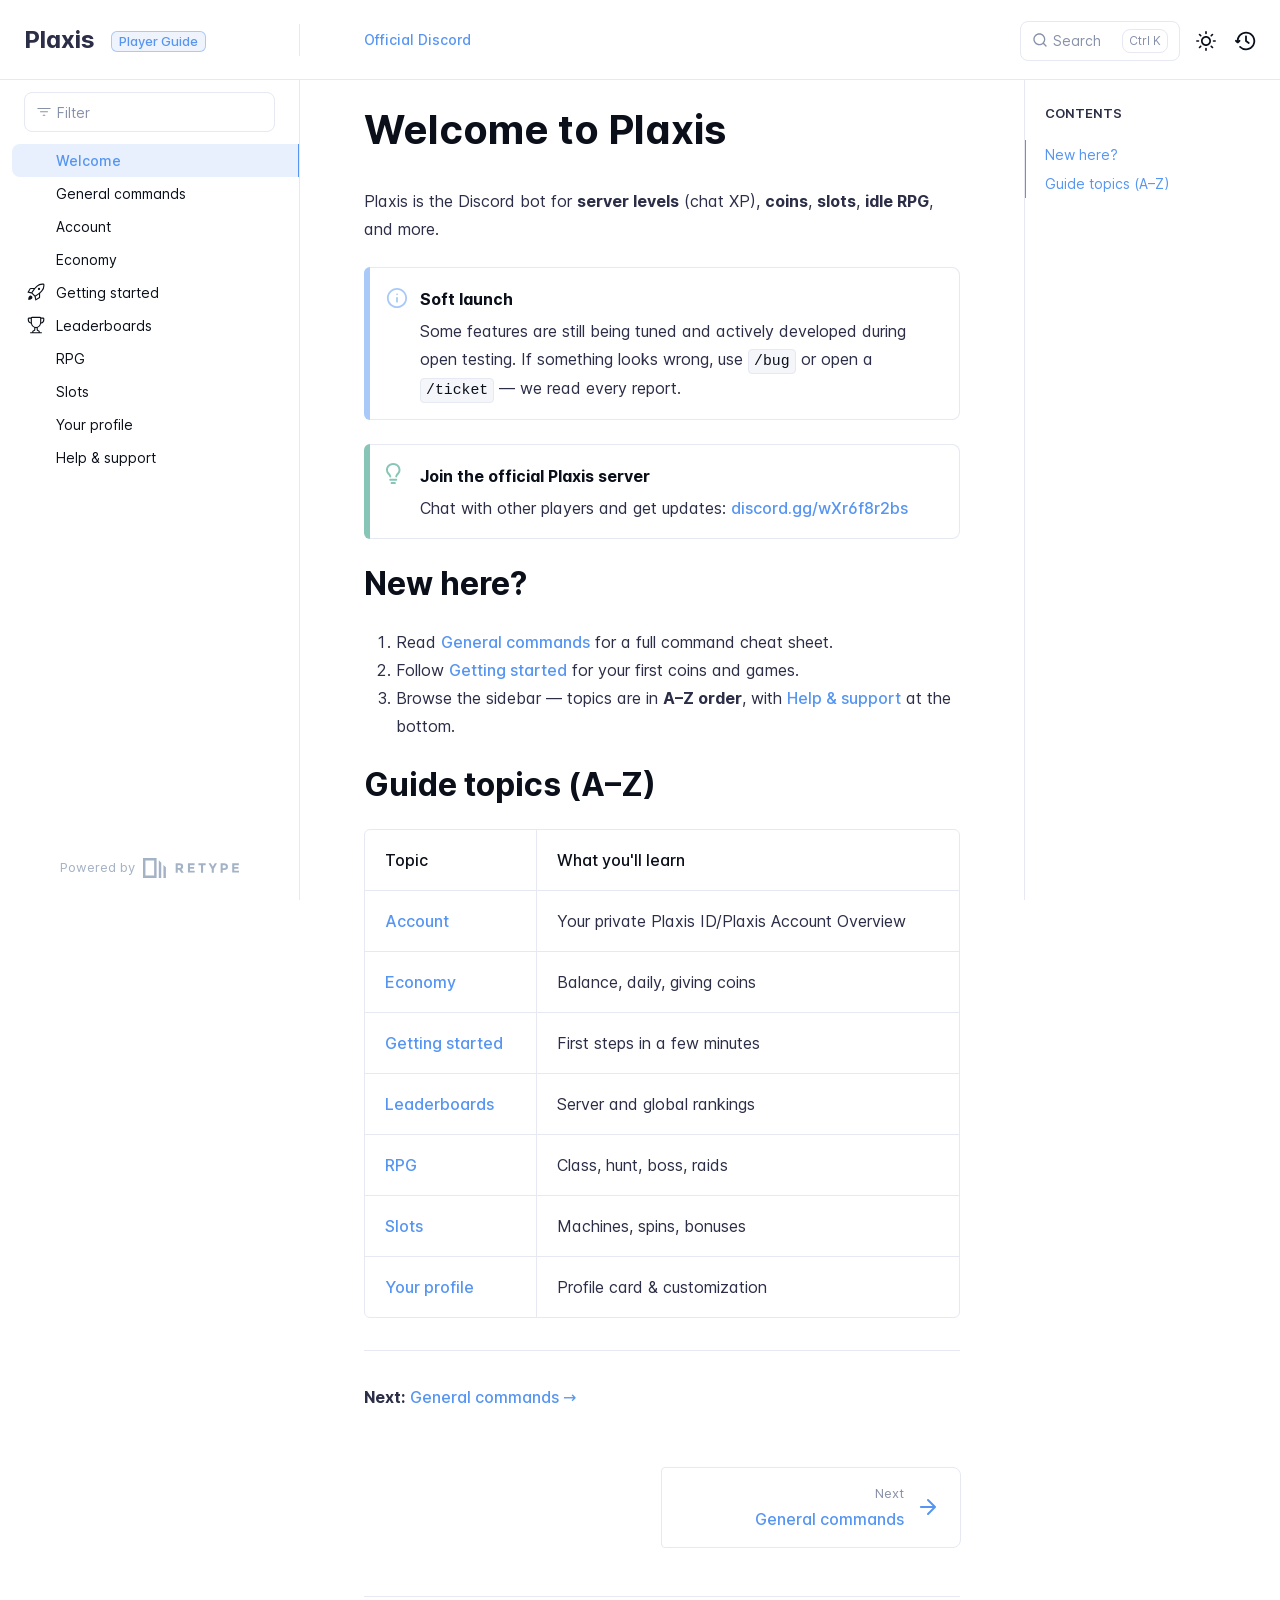
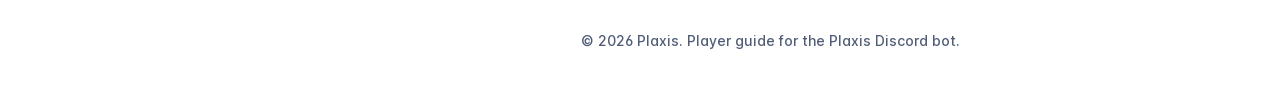
<file: index.html>
<!DOCTYPE html>
<html lang="en" class="h-full">
<head>
    <meta charset="UTF-8">
    <meta name="viewport" content="width=device-width,initial-scale=1">
    <meta name="color-scheme" content="light dark">
    <meta name="turbo-cache-control" content="no-cache" data-turbo-track="reload" data-track-token="4.0.0.832812169853">

    <!-- See retype.com -->
    <meta name="generator" content="Retype 4.0.0">

    <!-- Primary Meta Tags -->
    <title>Welcome to Plaxis</title>
    <meta name="title" content="Welcome to Plaxis">
    <meta name="description" content="Plaxis is the Discord bot for server levels (chat XP), coins, slots, idle RPG, and more.">

    <!-- Canonical -->
    <link rel="canonical" href="https://plaxis.bot/">

    <!-- Open Graph -->
    <meta property="og:type" content="website">
    <meta property="og:url" content="https://plaxis.bot/">
    <meta property="og:title" content="Welcome to Plaxis">
    <meta property="og:description" content="Plaxis is the Discord bot for server levels (chat XP), coins, slots, idle RPG, and more.">
    <meta property="og:site_name" content="Plaxis">
    <meta property="og:locale" content="en_US">

    <script data-cfasync="false">(function(){var cl=document.documentElement.classList,ls=localStorage.getItem("retype_scheme"),hd=cl.contains("dark"),hl=cl.contains("light"),wm=window.matchMedia&&window.matchMedia("(prefers-color-scheme: dark)").matches;if(ls==="dark"||(!ls&&wm&&!hd&&!hl)){cl.remove("light");cl.add("dark")}else if(ls==="light"||(!ls&&!wm&&!hd&&!hl)){cl.remove("dark");cl.add("light")}})();</script>

    <link href="resources/css/retype.css?v=4.0.0.832812169853" rel="stylesheet">

    <script data-cfasync="false" src="resources/js/config.js?v=4.0.0.832812169853" data-turbo-eval="false" defer></script>
    <script data-cfasync="false" src="resources/js/retype.js?v=4.0.0" data-turbo-eval="false" defer></script>
    <script id="lunr-js" data-cfasync="false" src="resources/js/lunr.js?v=4.0.0.832812169853" data-turbo-eval="false" defer></script>
</head>
<body>
    <div id="retype-app" class="relative text-base antialiased text-base-text bg-base-bg font-body">
    <div class="absolute bottom-0 left-0" style="top: 5rem; right: 50%"></div>

    <header id="retype-header" class="sticky top-0 z-30 flex w-full h-16 bg-header-bg border-b border-header-border md:h-20">
        <div class="container relative flex items-center justify-between pr-6 grow md:justify-start">
            <!-- Mobile menu button skeleton -->
            <button v-cloak class="skeleton retype-mobile-menu-button flex items-center justify-center shrink-0 overflow-hidden dark:text-white focus:outline-hidden rounded-full w-10 h-10 ml-3.5 md:hidden"><svg xmlns="http://www.w3.org/2000/svg" class="mb-px shrink-0" width="24" height="24" viewBox="0 0 24 24" role="presentation" style="margin-bottom: 0px;"><g fill="currentColor"><path d="M2 4h20v2H2zM2 11h20v2H2zM2 18h20v2H2z"></path></g></svg></button>
            <div v-cloak id="retype-sidebar-left-toggle-button"></div>
    
            <!-- Logo -->
            <div class="flex items-center justify-between h-full py-2 md:w-75">
                <div class="flex items-center px-2 md:px-6">
                    <a id="retype-branding-logo" href="" class="flex items-center leading-snug text-2xl">
                        <span class="dark:text-white font-bold line-clamp-1 md:line-clamp-2">Plaxis</span>
                    </a><span id="retype-branding-label" class="inline-flex mt-1 px-2 py-1 ml-4 text-xs font-medium leading-none items-center rounded-md bg-branding-label-bg text-branding-label-text ring-1 ring-branding-label-border ring-inset md:inline-block">Player Guide</span>
                </div>
    
                <span class="hidden h-8 border-r md:inline-block border-base-border"></span>
            </div>
    
            <div class="flex justify-between md:grow">
                <!-- Top Nav -->
                <nav id="retype-header-nav" class="hidden md:flex">
                    <ul class="flex flex-col mb-4 md:pl-16 md:mb-0 md:flex-row md:items-center">
                        <li class="mr-6">
                            <a class="py-2 md:mb-0 inline-flex items-center text-sm whitespace-nowrap transition-colors duration-200 ease-linear md:text-header-text font-header-text hover:text-header-text-hover" href="https://discord.gg/WU4X3zTwJq">Official Discord</a>
                        </li>
    
                    </ul>
                </nav>
    
                <div v-cloak class="flex justify-end grow">
                    <div id="retype-mobile-search-button"></div>
                    <doc-search-desktop></doc-search-desktop>
    
                    <doc-theme-switch class="lg:ml-2"></doc-theme-switch>
                    <doc-history></doc-history>
                </div>
            </div>
        </div>
    </header>


    <div id="retype-container" class="container relative flex bg-white">
        <!-- Sidebar Skeleton -->
        <div v-cloak class="fixed flex flex-col shrink-0 duration-300 ease-in-out bg-sidebar-left-bg border-sidebar-left-border sidebar top-20 w-75 border-r h-screen md:sticky transition-transform skeleton">
        
            <div class="flex items-center h-16 px-6">
                <input id="retype-filter-input-mock" class="w-full h-10 pl-8 px-3 py-2 transition-colors duration-200 ease-linear bg-filter-bg border border-filter-border rounded-lg shadow-none md:text-sm hover:border-filter-border-hover focus:outline-hidden focus:border-filter-border-focus placeholder-filter-placeholder" type="text">
            </div>
        
            <div class="pl-6 mt-1 mb-4">
                <div class="w-32 h-3 mb-4 bg-skeleton-bg rounded-full loading"></div>
                <div class="w-48 h-3 mb-4 bg-skeleton-bg rounded-full loading"></div>
                <div class="w-40 h-3 mb-4 bg-skeleton-bg rounded-full loading"></div>
                <div class="w-32 h-3 mb-4 bg-skeleton-bg rounded-full loading"></div>
                <div class="w-48 h-3 mb-4 bg-skeleton-bg rounded-full loading"></div>
                <div class="w-40 h-3 mb-4 bg-skeleton-bg rounded-full loading"></div>
            </div>
        
            <div class="shrink-0 mt-auto bg-transparent dark:border-base-border">
                <a class="flex items-center justify-center flex-nowrap h-16 text-gray-350 dark:text-dark-400 hover:text-gray-600 dark:hover:text-dark-300 transition-colors duration-150 ease-in docs-powered-by" target="_blank" href="https://retype.com/" rel="noopener">
                    <span class="text-xs whitespace-nowrap">Powered by</span>
                    <svg xmlns="http://www.w3.org/2000/svg" class="ml-2" fill="currentColor" width="96" height="20" overflow="visible"><path d="M0 0v20h13.59V0H0zm11.15 17.54H2.44V2.46h8.71v15.08zM15.8 20h2.44V4.67L15.8 2.22zM20.45 6.89V20h2.44V9.34z"/><g><path d="M40.16 8.44c0 1.49-.59 2.45-1.75 2.88l2.34 3.32h-2.53l-2.04-2.96h-1.43v2.96h-2.06V5.36h3.5c1.43 0 2.46.24 3.07.73s.9 1.27.9 2.35zm-2.48 1.1c.26-.23.38-.59.38-1.09 0-.5-.13-.84-.4-1.03s-.73-.28-1.39-.28h-1.54v2.75h1.5c.72 0 1.2-.12 1.45-.35zM51.56 5.36V7.2h-4.59v1.91h4.13v1.76h-4.13v1.92h4.74v1.83h-6.79V5.36h6.64zM60.09 7.15v7.48h-2.06V7.15h-2.61V5.36h7.28v1.79h-2.61zM70.81 14.64h-2.06v-3.66l-3.19-5.61h2.23l1.99 3.45 1.99-3.45H74l-3.19 5.61v3.66zM83.99 6.19c.65.55.97 1.4.97 2.55s-.33 1.98-1 2.51-1.68.8-3.04.8h-1.23v2.59h-2.06V5.36h3.26c1.42 0 2.45.28 3.1.83zm-1.51 3.65c.25-.28.37-.69.37-1.22s-.16-.92-.48-1.14c-.32-.23-.82-.34-1.5-.34H79.7v3.12h1.38c.68 0 1.15-.14 1.4-.42zM95.85 5.36V7.2h-4.59v1.91h4.13v1.76h-4.13v1.92H96v1.83h-6.79V5.36h6.64z"/></g></svg>
                </a>
            </div>
        </div>
        
        <!-- Sidebar component -->
        <doc-sidebar v-cloak>
            <template #sidebar-footer>
                <div class="shrink-0 mt-auto border-t md:bg-transparent md:border-none dark:border-base-border">
        
                    <div class="py-3 px-6 md:hidden border-b dark:border-base-border">
                        <nav>
                            <ul class="flex flex-wrap justify-center items-center">
                                <li class="mr-6">
                                    <a class="block py-1 inline-flex items-center text-sm whitespace-nowrap transition-colors duration-200 ease-linear md:text-header-text font-header-text hover:text-header-text-hover" href="https://discord.gg/WU4X3zTwJq">Official Discord</a>
                                </li>
        
                            </ul>
                        </nav>
                    </div>
        
                    <a class="flex items-center justify-center flex-nowrap h-16 text-gray-350 dark:text-dark-400 hover:text-gray-600 dark:hover:text-dark-300 transition-colors duration-150 ease-in docs-powered-by" target="_blank" href="https://retype.com/" rel="noopener">
                        <span class="text-xs whitespace-nowrap">Powered by</span>
                        <svg xmlns="http://www.w3.org/2000/svg" class="ml-2" fill="currentColor" width="96" height="20" overflow="visible"><path d="M0 0v20h13.59V0H0zm11.15 17.54H2.44V2.46h8.71v15.08zM15.8 20h2.44V4.67L15.8 2.22zM20.45 6.89V20h2.44V9.34z"/><g><path d="M40.16 8.44c0 1.49-.59 2.45-1.75 2.88l2.34 3.32h-2.53l-2.04-2.96h-1.43v2.96h-2.06V5.36h3.5c1.43 0 2.46.24 3.07.73s.9 1.27.9 2.35zm-2.48 1.1c.26-.23.38-.59.38-1.09 0-.5-.13-.84-.4-1.03s-.73-.28-1.39-.28h-1.54v2.75h1.5c.72 0 1.2-.12 1.45-.35zM51.56 5.36V7.2h-4.59v1.91h4.13v1.76h-4.13v1.92h4.74v1.83h-6.79V5.36h6.64zM60.09 7.15v7.48h-2.06V7.15h-2.61V5.36h7.28v1.79h-2.61zM70.81 14.64h-2.06v-3.66l-3.19-5.61h2.23l1.99 3.45 1.99-3.45H74l-3.19 5.61v3.66zM83.99 6.19c.65.55.97 1.4.97 2.55s-.33 1.98-1 2.51-1.68.8-3.04.8h-1.23v2.59h-2.06V5.36h3.26c1.42 0 2.45.28 3.1.83zm-1.51 3.65c.25-.28.37-.69.37-1.22s-.16-.92-.48-1.14c-.32-.23-.82-.34-1.5-.34H79.7v3.12h1.38c.68 0 1.15-.14 1.4-.42zM95.85 5.36V7.2h-4.59v1.91h4.13v1.76h-4.13v1.92H96v1.83h-6.79V5.36h6.64z"/></g></svg>
                    </a>
                </div>
            </template>
        </doc-sidebar>

        <div class="grow min-w-0 bg-body-bg">
            <!-- Render "toolbar" template here on api pages --><!-- Render page content -->
<div class="flex">
    <div id="retype-main" class="min-w-0 p-4 grow md:px-16">
        <main class="relative pb-12 lg:pt-2">
            <div class="retype-markdown" id="retype-content">
                <!-- Rendered if sidebar right is enabled -->
                <div id="retype-sidebar-right-toggle"></div>
                <!-- Page content  -->
<doc-anchor-target id="welcome-to-plaxis" class="break-words">
    <h1>
        <doc-anchor-trigger class="header-anchor-trigger" to="#welcome-to-plaxis">#</doc-anchor-trigger>
        <span>Welcome to Plaxis</span>
    </h1>
</doc-anchor-target>
<p>Plaxis is the Discord bot for <strong>server levels</strong> (chat XP), <strong>coins</strong>, <strong>slots</strong>, <strong>idle RPG</strong>, and more.</p>
<div class="flex mb-6">
    <div class="shrink-0 w-1.5 rounded-tl-lg rounded-bl-lg bg-callout-info"></div>
    <div class="flex w-full py-4 border border-l-0 rounded-tr-lg rounded-br-lg doc-callout bg-callout-base-bg border-callout-base-border" role="alert">
        <div class="flex items-center ml-4 h-7">
            <svg xmlns="http://www.w3.org/2000/svg" class="mb-px text-callout-info" width="22" height="22" viewBox="0 0 24 24" role="presentation">
                <g fill="currentColor"><g>
                    <path d="M12 1C5.93 1 1 5.93 1 12s4.93 11 11 11 11-4.93 11-11S18.07 1 12 1zm0 20c-4.96 0-9-4.04-9-9s4.04-9 9-9 9 4.04 9 9-4.04 9-9 9z"></path>
                    <path d="M12 11c-.55 0-1 .45-1 1v4c0 .55.45 1 1 1s1-.45 1-1v-4c0-.55-.45-1-1-1zM12.01 7c-.56 0-1 .45-1 1s.45 1 1 1 1-.45 1-1-.45-1-1-1z"></path>
                    <path fill="none" d="M0 0h24v24H0z"></path>
                </g></g>
            </svg>
        </div>
        <div class="pr-5 ml-3 w-full">
            <h5>Soft launch</h5>
<p>Some features are still being tuned and actively developed during open testing. If something looks wrong, use <strong><code translate="no" v-pre>/bug</code></strong> or open a <strong><code translate="no" v-pre>/ticket</code></strong> — we read every report.</p>
        </div>
    </div>
</div>
<div class="flex mb-6">
    <div class="shrink-0 w-1.5 rounded-tl-lg rounded-bl-lg bg-callout-tip"></div>
    <div class="flex w-full py-4 border border-l-0 rounded-tr-lg rounded-br-lg doc-callout bg-callout-base-bg border-callout-base-border" role="alert">
        <div class="flex items-center ml-4 h-7">
            <svg xmlns="http://www.w3.org/2000/svg" class="mb-px text-callout-tip" width="22" height="22" viewBox="0 0 24 24" role="presentation">
                <g fill="currentColor"><g>
                    <path d="M7.90625 2.15625C4.50944 2.15625 2.15625 4.58563 2.15625 7.54688C2.15625 8.96138 2.76575 9.88281 3.57075 10.8589L3.87837 11.2226C4.19894 11.6021 4.554 12.0218 4.84581 12.4416C5.25406 13.0324 5.61775 13.7296 5.7385 14.5834C5.76728 14.8608 5.68746 15.1386 5.51579 15.3583C5.34413 15.5781 5.09399 15.7228 4.8179 15.7621C4.5418 15.8013 4.26124 15.7321 4.03512 15.5689C3.809 15.4056 3.65493 15.1612 3.60525 14.8867C3.54775 14.4814 3.37094 14.1004 3.07338 13.6692C2.8306 13.3302 2.57055 13.0039 2.29425 12.6917C2.1735 12.5479 2.04556 12.397 1.909 12.2317C1.00769 11.1406 0 9.72613 0 7.54688C0 3.32062 3.39681 0 7.90625 0C12.4157 0 15.8125 3.32062 15.8125 7.54688C15.8125 9.72613 14.8048 11.1406 13.9035 12.2317C13.7669 12.397 13.639 12.5479 13.5183 12.6903C13.2207 13.0424 12.9677 13.3414 12.7406 13.6692C12.4416 14.1004 12.2662 14.4814 12.2087 14.8867C12.1557 15.1584 12.0003 15.3994 11.7747 15.5598C11.5492 15.7202 11.2706 15.7879 10.9965 15.7488C10.7225 15.7096 10.474 15.5667 10.3023 15.3496C10.1306 15.1325 10.0489 14.8577 10.074 14.582C10.1948 13.7296 10.5584 13.0324 10.9667 12.4416C11.2585 12.0218 11.6136 11.6021 11.9341 11.2226C12.0419 11.0961 12.1454 10.9739 12.2403 10.8589C13.0468 9.88281 13.6562 8.96138 13.6562 7.54688C13.6562 4.58563 11.3031 2.15625 7.90625 2.15625ZM4.67188 17.25H11.1406C11.4266 17.25 11.7008 17.3636 11.903 17.5658C12.1052 17.768 12.2188 18.0422 12.2188 18.3281C12.2188 18.6141 12.1052 18.8883 11.903 19.0905C11.7008 19.2927 11.4266 19.4062 11.1406 19.4062H4.67188C4.38594 19.4062 4.11171 19.2927 3.90953 19.0905C3.70734 18.8883 3.59375 18.6141 3.59375 18.3281C3.59375 18.0422 3.70734 17.768 3.90953 17.5658C4.11171 17.3636 4.38594 17.25 4.67188 17.25ZM5.03125 21.9219C5.03125 21.6359 5.14484 21.3617 5.34703 21.1595C5.54921 20.9573 5.82344 20.8438 6.10938 20.8438H9.70312C9.98906 20.8438 10.2633 20.9573 10.4655 21.1595C10.6677 21.3617 10.7812 21.6359 10.7812 21.9219C10.7812 22.2078 10.6677 22.482 10.4655 22.6842C10.2633 22.8864 9.98906 23 9.70312 23H6.10938C5.82344 23 5.54921 22.8864 5.34703 22.6842C5.14484 22.482 5.03125 22.2078 5.03125 21.9219Z" />
                </g></g>
            </svg>
        </div>
        <div class="pr-5 ml-3 w-full">
            <h5>Join the official Plaxis server</h5>
<p>Chat with other players and get updates: <a href="https://discord.gg/wXr6f8r2bs">discord.gg/wXr6f8r2bs</a></p>
        </div>
    </div>
</div>
<doc-anchor-target id="new-here">
    <h2>
        <doc-anchor-trigger class="header-anchor-trigger" to="#new-here">#</doc-anchor-trigger>
        <span>New here?</span>
    </h2>
</doc-anchor-target>
<ol>
<li>Read <strong><a href="general-commands/">General commands</a></strong> for a full command cheat sheet.</li>
<li>Follow <strong><a href="getting-started/">Getting started</a></strong> for your first coins and games.</li>
<li>Browse the sidebar — topics are in <strong>A–Z order</strong>, with <strong><a href="support/">Help &amp; support</a></strong> at the bottom.</li>
</ol>
<doc-anchor-target id="guide-topics-az">
    <h2>
        <doc-anchor-trigger class="header-anchor-trigger" to="#guide-topics-az">#</doc-anchor-trigger>
        <span>Guide topics (A–Z)</span>
    </h2>
</doc-anchor-target>
<div class="table-wrapper scrollbar overflow-hidden">
<table class="comfortable">
<thead>
<tr>
<th>Topic</th>
<th>What you&#x27;ll learn</th>
</tr>
</thead>
<tbody>
<tr>
<td><a href="account/">Account</a></td>
<td>Your private Plaxis ID/Plaxis Account Overview</td>
</tr>
<tr>
<td><a href="economy/">Economy</a></td>
<td>Balance, daily, giving coins</td>
</tr>
<tr>
<td><a href="getting-started/">Getting started</a></td>
<td>First steps in a few minutes</td>
</tr>
<tr>
<td><a href="leaderboards/">Leaderboards</a></td>
<td>Server and global rankings</td>
</tr>
<tr>
<td><a href="rpg/">RPG</a></td>
<td>Class, hunt, boss, raids</td>
</tr>
<tr>
<td><a href="slots/">Slots</a></td>
<td>Machines, spins, bonuses</td>
</tr>
<tr>
<td><a href="profile/">Your profile</a></td>
<td>Profile card &amp; customization</td>
</tr>
</tbody>
</table>
</div>
<hr>
<p><strong>Next:</strong> <a href="general-commands/">General commands →</a></p>

                
                <!-- Required only on API pages -->
                <doc-toolbar-member-filter-no-results></doc-toolbar-member-filter-no-results>
            </div>
            <footer id="retype-content-footer" class="clear-both">
            
                <nav id="retype-nextprev" class="print:hidden flex mt-14">
                    <div class="w-1/2">
                    </div>
            
                    <div class="w-1/2">
                        <a class="px-5 py-4 -mx-px h-full flex items-center justify-end break-normal font-medium text-body-link border border-base-border hover:border-base-border-hover rounded-l rounded-r-lg transition-colors duration-150 relative hover:z-5" href="general-commands/">
                            <span>
                                <span class="block text-xs font-normal text-right text-base-text-muted">Next</span>
                                <span class="block mt-1">General commands</span>
                            </span>
                            <svg xmlns="http://www.w3.org/2000/svg" class="ml-3" width="24" height="24" viewBox="0 0 24 24" fill="currentColor" overflow="visible"><path d="M19.92 12.38a1 1 0 00-.22-1.09l-7-7a.996.996 0 10-1.41 1.41l5.3 5.3H5c-.55 0-1 .45-1 1s.45 1 1 1h11.59l-5.29 5.29a.996.996 0 000 1.41c.19.2.44.3.7.3s.51-.1.71-.29l7-7c.09-.09.16-.21.21-.33z" /><path fill="none" d="M0 0h24v24H0z" /></svg>
                        </a>
                    </div>
                </nav>
            </footer>
        </main>

        <div id="retype-page-footer" class="print:border-none border-t border-base-border pt-6 mb-8">
            <footer class="flex flex-wrap items-center justify-between print:justify-center">
                <div id="retype-footer-links" class="print:hidden">
                    <ul class="flex flex-wrap items-center text-sm">
                    </ul>
                </div>
                <div id="retype-copyright" class="print:justify-center py-2 text-footer-text font-footer-link text-sm leading-relaxed"><p>© 2026 Plaxis. Player guide for the Plaxis Discord bot.</p></div>
            </footer>
        </div>
    </div>

    <!-- Rendered if sidebar right is enabled -->
    <!-- Sidebar right skeleton-->
    <div v-cloak class="fixed top-0 bottom-0 right-0 translate-x-full bg-sidebar-right-bg border-sidebar-right-border lg:sticky lg:border-l lg:shrink-0 lg:pt-6 lg:translate-x-0 sm:w-1/2 lg:w-64 lg:z-0 md:w-104 sidebar-right skeleton">
        <div class="pl-5">
            <div class="w-32 h-3 mb-4 bg-skeleton-bg rounded-full loading"></div>
            <div class="w-48 h-3 mb-4 bg-skeleton-bg rounded-full loading"></div>
            <div class="w-40 h-3 mb-4 bg-skeleton-bg rounded-full loading"></div>
        </div>
    </div>

    <!-- User should be able to hide sidebar right -->
    <doc-sidebar-right v-cloak></doc-sidebar-right>
</div>

        </div>
    </div>

    <doc-search-mobile></doc-search-mobile>
    <doc-back-to-top></doc-back-to-top>
</div>


    <div id="retype-overlay-target"></div>

    <script data-cfasync="false">window.__DOCS__ = { "title": "Welcome", isRoot: true, level: 0, icon: "file", hasPrism: false, hasMermaid: false, hasMath: false, tocDepth: 23 }</script>
</body>
</html>
</file>
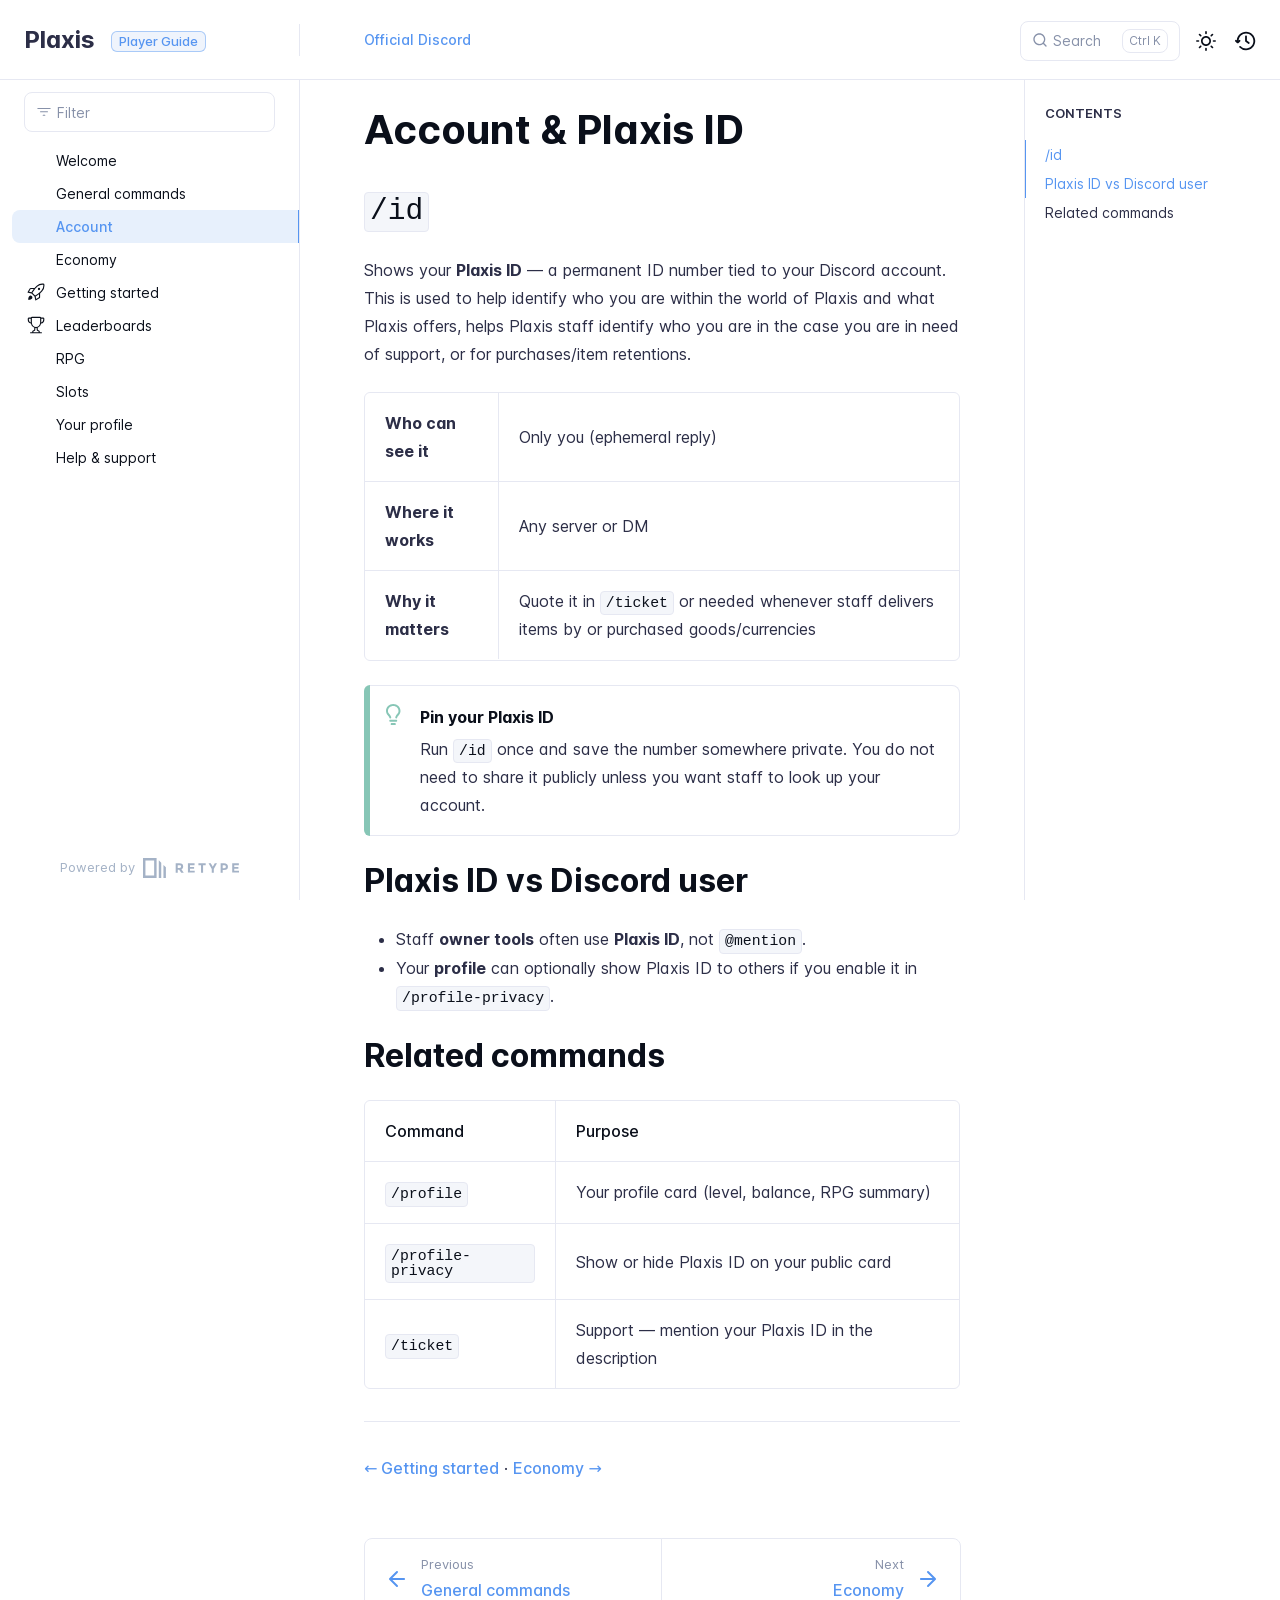
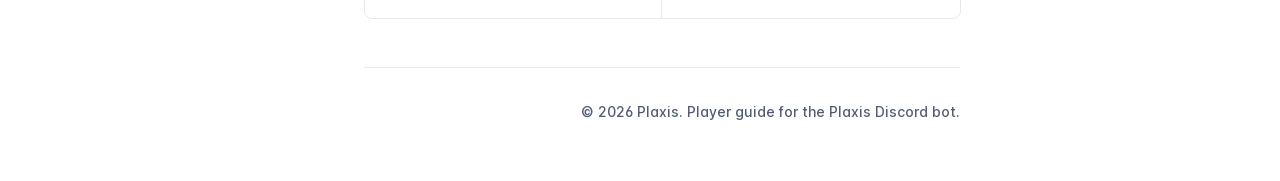
<file: account/index.html>
<!DOCTYPE html>
<html lang="en" class="h-full">
<head>
    <meta charset="UTF-8">
    <meta name="viewport" content="width=device-width,initial-scale=1">
    <meta name="color-scheme" content="light dark">
    <meta name="turbo-cache-control" content="no-cache" data-turbo-track="reload" data-track-token="4.0.0.832812169853">

    <!-- See retype.com -->
    <meta name="generator" content="Retype 4.0.0">

    <!-- Primary Meta Tags -->
    <title>Account &amp; Plaxis ID</title>
    <meta name="title" content="Account & Plaxis ID">
    <meta name="description" content="Shows your Plaxis ID — a permanent ID number tied to your Discord account. This is used to help identify who you are within the world of Plaxis and what">

    <!-- Canonical -->
    <link rel="canonical" href="https://plaxis.bot/account/">

    <!-- Open Graph -->
    <meta property="og:type" content="website">
    <meta property="og:url" content="https://plaxis.bot/account/">
    <meta property="og:title" content="Account & Plaxis ID">
    <meta property="og:description" content="Shows your Plaxis ID — a permanent ID number tied to your Discord account. This is used to help identify who you are within the world of Plaxis and what">
    <meta property="og:site_name" content="Plaxis">
    <meta property="og:locale" content="en_US">

    <script data-cfasync="false">(function(){var cl=document.documentElement.classList,ls=localStorage.getItem("retype_scheme"),hd=cl.contains("dark"),hl=cl.contains("light"),wm=window.matchMedia&&window.matchMedia("(prefers-color-scheme: dark)").matches;if(ls==="dark"||(!ls&&wm&&!hd&&!hl)){cl.remove("light");cl.add("dark")}else if(ls==="light"||(!ls&&!wm&&!hd&&!hl)){cl.remove("dark");cl.add("light")}})();</script>

    <link href="../resources/css/retype.css?v=4.0.0.832812169853" rel="stylesheet">

    <script data-cfasync="false" src="../resources/js/config.js?v=4.0.0.832812169853" data-turbo-eval="false" defer></script>
    <script data-cfasync="false" src="../resources/js/retype.js?v=4.0.0" data-turbo-eval="false" defer></script>
    <script id="lunr-js" data-cfasync="false" src="../resources/js/lunr.js?v=4.0.0.832812169853" data-turbo-eval="false" defer></script>
</head>
<body>
    <div id="retype-app" class="relative text-base antialiased text-base-text bg-base-bg font-body">
    <div class="absolute bottom-0 left-0" style="top: 5rem; right: 50%"></div>

    <header id="retype-header" class="sticky top-0 z-30 flex w-full h-16 bg-header-bg border-b border-header-border md:h-20">
        <div class="container relative flex items-center justify-between pr-6 grow md:justify-start">
            <!-- Mobile menu button skeleton -->
            <button v-cloak class="skeleton retype-mobile-menu-button flex items-center justify-center shrink-0 overflow-hidden dark:text-white focus:outline-hidden rounded-full w-10 h-10 ml-3.5 md:hidden"><svg xmlns="http://www.w3.org/2000/svg" class="mb-px shrink-0" width="24" height="24" viewBox="0 0 24 24" role="presentation" style="margin-bottom: 0px;"><g fill="currentColor"><path d="M2 4h20v2H2zM2 11h20v2H2zM2 18h20v2H2z"></path></g></svg></button>
            <div v-cloak id="retype-sidebar-left-toggle-button"></div>
    
            <!-- Logo -->
            <div class="flex items-center justify-between h-full py-2 md:w-75">
                <div class="flex items-center px-2 md:px-6">
                    <a id="retype-branding-logo" href="../" class="flex items-center leading-snug text-2xl">
                        <span class="dark:text-white font-bold line-clamp-1 md:line-clamp-2">Plaxis</span>
                    </a><span id="retype-branding-label" class="inline-flex mt-1 px-2 py-1 ml-4 text-xs font-medium leading-none items-center rounded-md bg-branding-label-bg text-branding-label-text ring-1 ring-branding-label-border ring-inset md:inline-block">Player Guide</span>
                </div>
    
                <span class="hidden h-8 border-r md:inline-block border-base-border"></span>
            </div>
    
            <div class="flex justify-between md:grow">
                <!-- Top Nav -->
                <nav id="retype-header-nav" class="hidden md:flex">
                    <ul class="flex flex-col mb-4 md:pl-16 md:mb-0 md:flex-row md:items-center">
                        <li class="mr-6">
                            <a class="py-2 md:mb-0 inline-flex items-center text-sm whitespace-nowrap transition-colors duration-200 ease-linear md:text-header-text font-header-text hover:text-header-text-hover" href="https://discord.gg/WU4X3zTwJq">Official Discord</a>
                        </li>
    
                    </ul>
                </nav>
    
                <div v-cloak class="flex justify-end grow">
                    <div id="retype-mobile-search-button"></div>
                    <doc-search-desktop></doc-search-desktop>
    
                    <doc-theme-switch class="lg:ml-2"></doc-theme-switch>
                    <doc-history></doc-history>
                </div>
            </div>
        </div>
    </header>


    <div id="retype-container" class="container relative flex bg-white">
        <!-- Sidebar Skeleton -->
        <div v-cloak class="fixed flex flex-col shrink-0 duration-300 ease-in-out bg-sidebar-left-bg border-sidebar-left-border sidebar top-20 w-75 border-r h-screen md:sticky transition-transform skeleton">
        
            <div class="flex items-center h-16 px-6">
                <input id="retype-filter-input-mock" class="w-full h-10 pl-8 px-3 py-2 transition-colors duration-200 ease-linear bg-filter-bg border border-filter-border rounded-lg shadow-none md:text-sm hover:border-filter-border-hover focus:outline-hidden focus:border-filter-border-focus placeholder-filter-placeholder" type="text">
            </div>
        
            <div class="pl-6 mt-1 mb-4">
                <div class="w-32 h-3 mb-4 bg-skeleton-bg rounded-full loading"></div>
                <div class="w-48 h-3 mb-4 bg-skeleton-bg rounded-full loading"></div>
                <div class="w-40 h-3 mb-4 bg-skeleton-bg rounded-full loading"></div>
                <div class="w-32 h-3 mb-4 bg-skeleton-bg rounded-full loading"></div>
                <div class="w-48 h-3 mb-4 bg-skeleton-bg rounded-full loading"></div>
                <div class="w-40 h-3 mb-4 bg-skeleton-bg rounded-full loading"></div>
            </div>
        
            <div class="shrink-0 mt-auto bg-transparent dark:border-base-border">
                <a class="flex items-center justify-center flex-nowrap h-16 text-gray-350 dark:text-dark-400 hover:text-gray-600 dark:hover:text-dark-300 transition-colors duration-150 ease-in docs-powered-by" target="_blank" href="https://retype.com/" rel="noopener">
                    <span class="text-xs whitespace-nowrap">Powered by</span>
                    <svg xmlns="http://www.w3.org/2000/svg" class="ml-2" fill="currentColor" width="96" height="20" overflow="visible"><path d="M0 0v20h13.59V0H0zm11.15 17.54H2.44V2.46h8.71v15.08zM15.8 20h2.44V4.67L15.8 2.22zM20.45 6.89V20h2.44V9.34z"/><g><path d="M40.16 8.44c0 1.49-.59 2.45-1.75 2.88l2.34 3.32h-2.53l-2.04-2.96h-1.43v2.96h-2.06V5.36h3.5c1.43 0 2.46.24 3.07.73s.9 1.27.9 2.35zm-2.48 1.1c.26-.23.38-.59.38-1.09 0-.5-.13-.84-.4-1.03s-.73-.28-1.39-.28h-1.54v2.75h1.5c.72 0 1.2-.12 1.45-.35zM51.56 5.36V7.2h-4.59v1.91h4.13v1.76h-4.13v1.92h4.74v1.83h-6.79V5.36h6.64zM60.09 7.15v7.48h-2.06V7.15h-2.61V5.36h7.28v1.79h-2.61zM70.81 14.64h-2.06v-3.66l-3.19-5.61h2.23l1.99 3.45 1.99-3.45H74l-3.19 5.61v3.66zM83.99 6.19c.65.55.97 1.4.97 2.55s-.33 1.98-1 2.51-1.68.8-3.04.8h-1.23v2.59h-2.06V5.36h3.26c1.42 0 2.45.28 3.1.83zm-1.51 3.65c.25-.28.37-.69.37-1.22s-.16-.92-.48-1.14c-.32-.23-.82-.34-1.5-.34H79.7v3.12h1.38c.68 0 1.15-.14 1.4-.42zM95.85 5.36V7.2h-4.59v1.91h4.13v1.76h-4.13v1.92H96v1.83h-6.79V5.36h6.64z"/></g></svg>
                </a>
            </div>
        </div>
        
        <!-- Sidebar component -->
        <doc-sidebar v-cloak>
            <template #sidebar-footer>
                <div class="shrink-0 mt-auto border-t md:bg-transparent md:border-none dark:border-base-border">
        
                    <div class="py-3 px-6 md:hidden border-b dark:border-base-border">
                        <nav>
                            <ul class="flex flex-wrap justify-center items-center">
                                <li class="mr-6">
                                    <a class="block py-1 inline-flex items-center text-sm whitespace-nowrap transition-colors duration-200 ease-linear md:text-header-text font-header-text hover:text-header-text-hover" href="https://discord.gg/WU4X3zTwJq">Official Discord</a>
                                </li>
        
                            </ul>
                        </nav>
                    </div>
        
                    <a class="flex items-center justify-center flex-nowrap h-16 text-gray-350 dark:text-dark-400 hover:text-gray-600 dark:hover:text-dark-300 transition-colors duration-150 ease-in docs-powered-by" target="_blank" href="https://retype.com/" rel="noopener">
                        <span class="text-xs whitespace-nowrap">Powered by</span>
                        <svg xmlns="http://www.w3.org/2000/svg" class="ml-2" fill="currentColor" width="96" height="20" overflow="visible"><path d="M0 0v20h13.59V0H0zm11.15 17.54H2.44V2.46h8.71v15.08zM15.8 20h2.44V4.67L15.8 2.22zM20.45 6.89V20h2.44V9.34z"/><g><path d="M40.16 8.44c0 1.49-.59 2.45-1.75 2.88l2.34 3.32h-2.53l-2.04-2.96h-1.43v2.96h-2.06V5.36h3.5c1.43 0 2.46.24 3.07.73s.9 1.27.9 2.35zm-2.48 1.1c.26-.23.38-.59.38-1.09 0-.5-.13-.84-.4-1.03s-.73-.28-1.39-.28h-1.54v2.75h1.5c.72 0 1.2-.12 1.45-.35zM51.56 5.36V7.2h-4.59v1.91h4.13v1.76h-4.13v1.92h4.74v1.83h-6.79V5.36h6.64zM60.09 7.15v7.48h-2.06V7.15h-2.61V5.36h7.28v1.79h-2.61zM70.81 14.64h-2.06v-3.66l-3.19-5.61h2.23l1.99 3.45 1.99-3.45H74l-3.19 5.61v3.66zM83.99 6.19c.65.55.97 1.4.97 2.55s-.33 1.98-1 2.51-1.68.8-3.04.8h-1.23v2.59h-2.06V5.36h3.26c1.42 0 2.45.28 3.1.83zm-1.51 3.65c.25-.28.37-.69.37-1.22s-.16-.92-.48-1.14c-.32-.23-.82-.34-1.5-.34H79.7v3.12h1.38c.68 0 1.15-.14 1.4-.42zM95.85 5.36V7.2h-4.59v1.91h4.13v1.76h-4.13v1.92H96v1.83h-6.79V5.36h6.64z"/></g></svg>
                    </a>
                </div>
            </template>
        </doc-sidebar>

        <div class="grow min-w-0 bg-body-bg">
            <!-- Render "toolbar" template here on api pages --><!-- Render page content -->
<div class="flex">
    <div id="retype-main" class="min-w-0 p-4 grow md:px-16">
        <main class="relative pb-12 lg:pt-2">
            <div class="retype-markdown" id="retype-content">
                <!-- Rendered if sidebar right is enabled -->
                <div id="retype-sidebar-right-toggle"></div>
                <!-- Page content  -->
<doc-anchor-target id="account--plaxis-id" class="break-words">
    <h1>
        <doc-anchor-trigger class="header-anchor-trigger" to="#account--plaxis-id">#</doc-anchor-trigger>
        <span>Account &amp; Plaxis ID</span>
    </h1>
</doc-anchor-target>
<doc-anchor-target id="id">
    <h2>
        <doc-anchor-trigger class="header-anchor-trigger" to="#id">#</doc-anchor-trigger>
        <span><code translate="no" v-pre>/id</code></span>
    </h2>
</doc-anchor-target>
<p>Shows your <strong>Plaxis ID</strong> — a permanent ID number tied to your Discord account. This is used to help identify who you are within the world of Plaxis and what Plaxis offers, helps Plaxis staff identify who you are in the case you are in need of support, or for purchases/item retentions.</p>
<div class="table-wrapper scrollbar overflow-hidden">
<table class="comfortable">
<thead>
<tr>
<th></th>
<th></th>
</tr>
</thead>
<tbody>
<tr>
<td><strong>Who can see it</strong></td>
<td>Only you (ephemeral reply)</td>
</tr>
<tr>
<td><strong>Where it works</strong></td>
<td>Any server or DM</td>
</tr>
<tr>
<td><strong>Why it matters</strong></td>
<td>Quote it in <code translate="no" v-pre>/ticket</code> or needed whenever staff delivers items by or purchased goods/currencies</td>
</tr>
</tbody>
</table>
</div>
<div class="flex mb-6">
    <div class="shrink-0 w-1.5 rounded-tl-lg rounded-bl-lg bg-callout-tip"></div>
    <div class="flex w-full py-4 border border-l-0 rounded-tr-lg rounded-br-lg doc-callout bg-callout-base-bg border-callout-base-border" role="alert">
        <div class="flex items-center ml-4 h-7">
            <svg xmlns="http://www.w3.org/2000/svg" class="mb-px text-callout-tip" width="22" height="22" viewBox="0 0 24 24" role="presentation">
                <g fill="currentColor"><g>
                    <path d="M7.90625 2.15625C4.50944 2.15625 2.15625 4.58563 2.15625 7.54688C2.15625 8.96138 2.76575 9.88281 3.57075 10.8589L3.87837 11.2226C4.19894 11.6021 4.554 12.0218 4.84581 12.4416C5.25406 13.0324 5.61775 13.7296 5.7385 14.5834C5.76728 14.8608 5.68746 15.1386 5.51579 15.3583C5.34413 15.5781 5.09399 15.7228 4.8179 15.7621C4.5418 15.8013 4.26124 15.7321 4.03512 15.5689C3.809 15.4056 3.65493 15.1612 3.60525 14.8867C3.54775 14.4814 3.37094 14.1004 3.07338 13.6692C2.8306 13.3302 2.57055 13.0039 2.29425 12.6917C2.1735 12.5479 2.04556 12.397 1.909 12.2317C1.00769 11.1406 0 9.72613 0 7.54688C0 3.32062 3.39681 0 7.90625 0C12.4157 0 15.8125 3.32062 15.8125 7.54688C15.8125 9.72613 14.8048 11.1406 13.9035 12.2317C13.7669 12.397 13.639 12.5479 13.5183 12.6903C13.2207 13.0424 12.9677 13.3414 12.7406 13.6692C12.4416 14.1004 12.2662 14.4814 12.2087 14.8867C12.1557 15.1584 12.0003 15.3994 11.7747 15.5598C11.5492 15.7202 11.2706 15.7879 10.9965 15.7488C10.7225 15.7096 10.474 15.5667 10.3023 15.3496C10.1306 15.1325 10.0489 14.8577 10.074 14.582C10.1948 13.7296 10.5584 13.0324 10.9667 12.4416C11.2585 12.0218 11.6136 11.6021 11.9341 11.2226C12.0419 11.0961 12.1454 10.9739 12.2403 10.8589C13.0468 9.88281 13.6562 8.96138 13.6562 7.54688C13.6562 4.58563 11.3031 2.15625 7.90625 2.15625ZM4.67188 17.25H11.1406C11.4266 17.25 11.7008 17.3636 11.903 17.5658C12.1052 17.768 12.2188 18.0422 12.2188 18.3281C12.2188 18.6141 12.1052 18.8883 11.903 19.0905C11.7008 19.2927 11.4266 19.4062 11.1406 19.4062H4.67188C4.38594 19.4062 4.11171 19.2927 3.90953 19.0905C3.70734 18.8883 3.59375 18.6141 3.59375 18.3281C3.59375 18.0422 3.70734 17.768 3.90953 17.5658C4.11171 17.3636 4.38594 17.25 4.67188 17.25ZM5.03125 21.9219C5.03125 21.6359 5.14484 21.3617 5.34703 21.1595C5.54921 20.9573 5.82344 20.8438 6.10938 20.8438H9.70312C9.98906 20.8438 10.2633 20.9573 10.4655 21.1595C10.6677 21.3617 10.7812 21.6359 10.7812 21.9219C10.7812 22.2078 10.6677 22.482 10.4655 22.6842C10.2633 22.8864 9.98906 23 9.70312 23H6.10938C5.82344 23 5.54921 22.8864 5.34703 22.6842C5.14484 22.482 5.03125 22.2078 5.03125 21.9219Z" />
                </g></g>
            </svg>
        </div>
        <div class="pr-5 ml-3 w-full">
            <h5>Pin your Plaxis ID</h5>
<p>Run <code translate="no" v-pre>/id</code> once and save the number somewhere private. You do not need to share it publicly unless you want staff to look up your account.</p>
        </div>
    </div>
</div>
<doc-anchor-target id="plaxis-id-vs-discord-user">
    <h2>
        <doc-anchor-trigger class="header-anchor-trigger" to="#plaxis-id-vs-discord-user">#</doc-anchor-trigger>
        <span>Plaxis ID vs Discord user</span>
    </h2>
</doc-anchor-target>
<ul>
<li>Staff <strong>owner tools</strong> often use <strong>Plaxis ID</strong>, not <code translate="no" v-pre>@mention</code>.</li>
<li>Your <strong>profile</strong> can optionally show Plaxis ID to others if you enable it in <code translate="no" v-pre>/profile-privacy</code>.</li>
</ul>
<doc-anchor-target id="related-commands">
    <h2>
        <doc-anchor-trigger class="header-anchor-trigger" to="#related-commands">#</doc-anchor-trigger>
        <span>Related commands</span>
    </h2>
</doc-anchor-target>
<div class="table-wrapper scrollbar overflow-hidden">
<table class="comfortable">
<thead>
<tr>
<th>Command</th>
<th>Purpose</th>
</tr>
</thead>
<tbody>
<tr>
<td><code translate="no" v-pre>/profile</code></td>
<td>Your profile card (level, balance, RPG summary)</td>
</tr>
<tr>
<td><code translate="no" v-pre>/profile-privacy</code></td>
<td>Show or hide Plaxis ID on your public card</td>
</tr>
<tr>
<td><code translate="no" v-pre>/ticket</code></td>
<td>Support — mention your Plaxis ID in the description</td>
</tr>
</tbody>
</table>
</div>
<hr>
<p><a href="../getting-started/">← Getting started</a> · <a href="../economy/">Economy →</a></p>

                
                <!-- Required only on API pages -->
                <doc-toolbar-member-filter-no-results></doc-toolbar-member-filter-no-results>
            </div>
            <footer id="retype-content-footer" class="clear-both">
            
                <nav id="retype-nextprev" class="print:hidden flex mt-14">
                    <div class="w-1/2">
                        <a class="px-5 py-4 h-full flex items-center break-normal font-medium text-body-link border border-base-border hover:border-base-border-hover rounded-l-lg transition-colors duration-150 relative hover:z-5" href="../general-commands/">
                            <svg xmlns="http://www.w3.org/2000/svg" class="mr-3" width="24" height="24" viewBox="0 0 24 24" fill="currentColor" overflow="visible"><path d="M19 11H7.41l5.29-5.29a.996.996 0 10-1.41-1.41l-7 7a1 1 0 000 1.42l7 7a1.024 1.024 0 001.42-.01.996.996 0 000-1.41L7.41 13H19c.55 0 1-.45 1-1s-.45-1-1-1z" /><path fill="none" d="M0 0h24v24H0z" /></svg>
                            <span>
                                <span class="block text-xs font-normal text-base-text-muted">Previous</span>
                                <span class="block mt-1">General commands</span>
                            </span>
                        </a>
                    </div>
            
                    <div class="w-1/2">
                        <a class="px-5 py-4 -mx-px h-full flex items-center justify-end break-normal font-medium text-body-link border border-base-border hover:border-base-border-hover rounded-r-lg transition-colors duration-150 relative hover:z-5" href="../economy/">
                            <span>
                                <span class="block text-xs font-normal text-right text-base-text-muted">Next</span>
                                <span class="block mt-1">Economy</span>
                            </span>
                            <svg xmlns="http://www.w3.org/2000/svg" class="ml-3" width="24" height="24" viewBox="0 0 24 24" fill="currentColor" overflow="visible"><path d="M19.92 12.38a1 1 0 00-.22-1.09l-7-7a.996.996 0 10-1.41 1.41l5.3 5.3H5c-.55 0-1 .45-1 1s.45 1 1 1h11.59l-5.29 5.29a.996.996 0 000 1.41c.19.2.44.3.7.3s.51-.1.71-.29l7-7c.09-.09.16-.21.21-.33z" /><path fill="none" d="M0 0h24v24H0z" /></svg>
                        </a>
                    </div>
                </nav>
            </footer>
        </main>

        <div id="retype-page-footer" class="print:border-none border-t border-base-border pt-6 mb-8">
            <footer class="flex flex-wrap items-center justify-between print:justify-center">
                <div id="retype-footer-links" class="print:hidden">
                    <ul class="flex flex-wrap items-center text-sm">
                    </ul>
                </div>
                <div id="retype-copyright" class="print:justify-center py-2 text-footer-text font-footer-link text-sm leading-relaxed"><p>© 2026 Plaxis. Player guide for the Plaxis Discord bot.</p></div>
            </footer>
        </div>
    </div>

    <!-- Rendered if sidebar right is enabled -->
    <!-- Sidebar right skeleton-->
    <div v-cloak class="fixed top-0 bottom-0 right-0 translate-x-full bg-sidebar-right-bg border-sidebar-right-border lg:sticky lg:border-l lg:shrink-0 lg:pt-6 lg:translate-x-0 sm:w-1/2 lg:w-64 lg:z-0 md:w-104 sidebar-right skeleton">
        <div class="pl-5">
            <div class="w-32 h-3 mb-4 bg-skeleton-bg rounded-full loading"></div>
            <div class="w-48 h-3 mb-4 bg-skeleton-bg rounded-full loading"></div>
            <div class="w-40 h-3 mb-4 bg-skeleton-bg rounded-full loading"></div>
        </div>
    </div>

    <!-- User should be able to hide sidebar right -->
    <doc-sidebar-right v-cloak></doc-sidebar-right>
</div>

        </div>
    </div>

    <doc-search-mobile></doc-search-mobile>
    <doc-back-to-top></doc-back-to-top>
</div>


    <div id="retype-overlay-target"></div>

    <script data-cfasync="false">window.__DOCS__ = { "title": "Account", level: 1, icon: "file", hasPrism: false, hasMermaid: false, hasMath: false, tocDepth: 23 }</script>
</body>
</html>
</file>
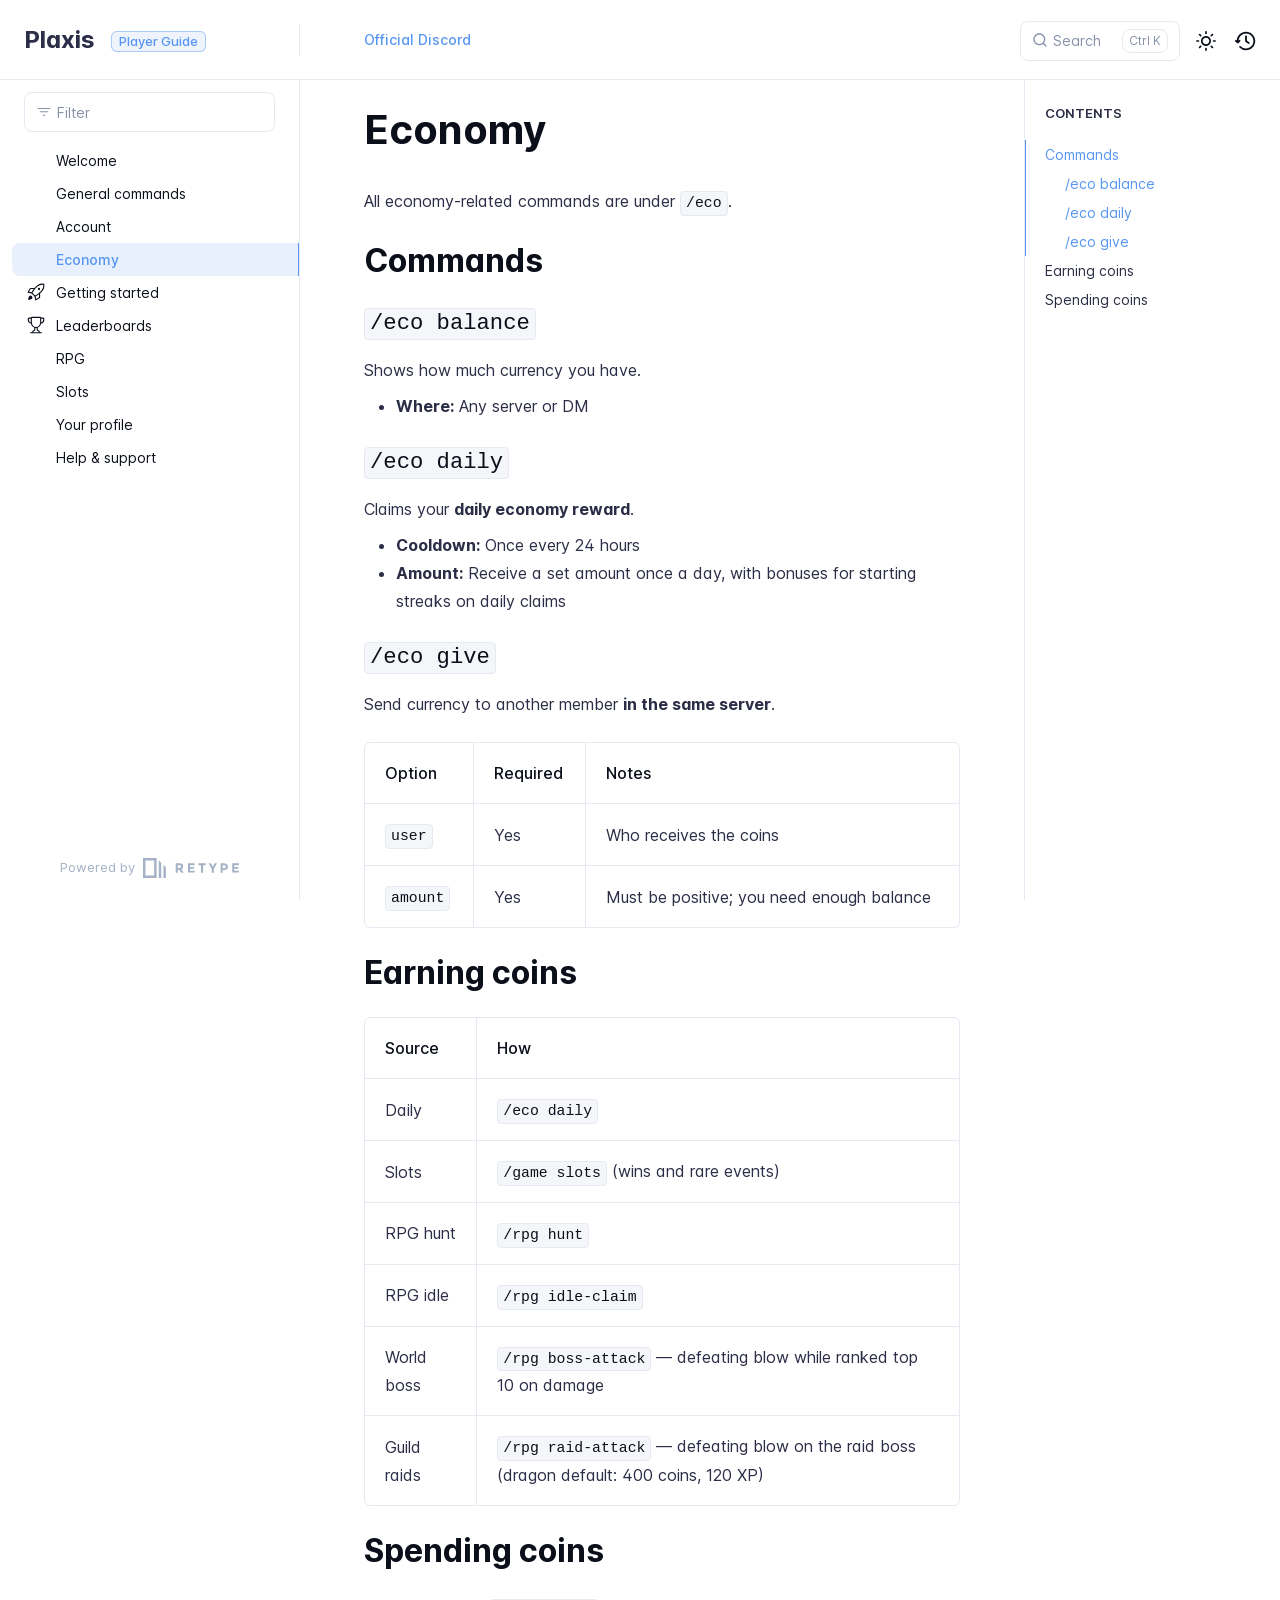
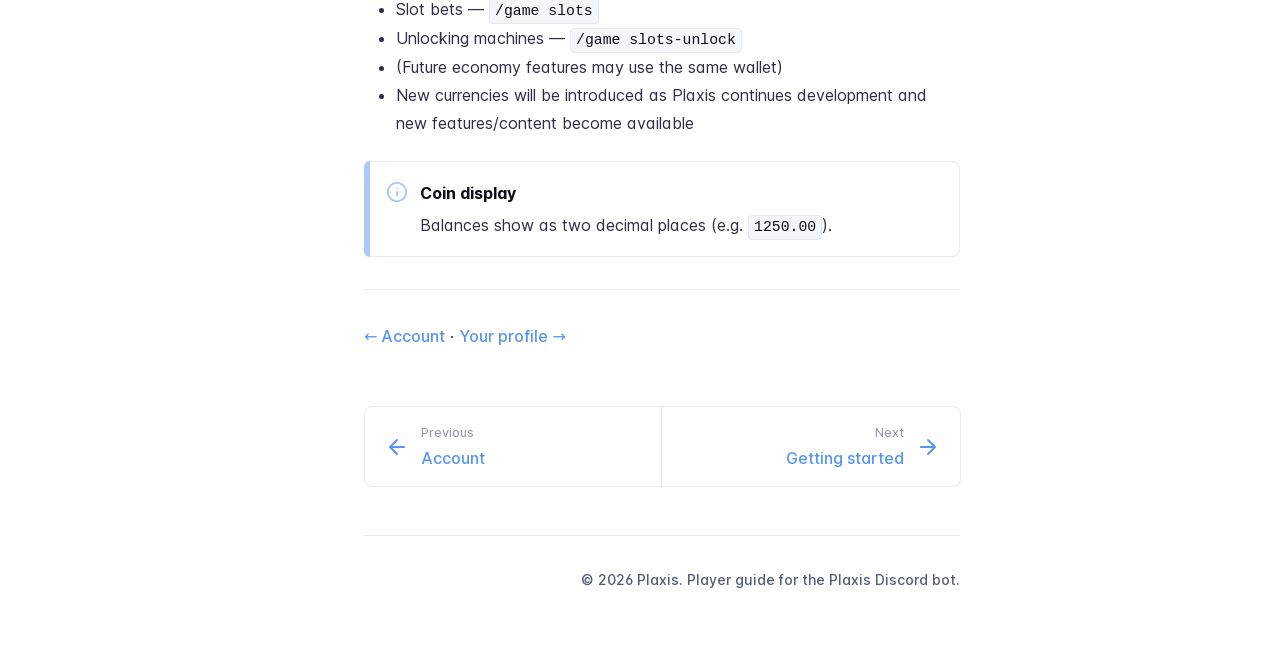
<file: economy/index.html>
<!DOCTYPE html>
<html lang="en" class="h-full">
<head>
    <meta charset="UTF-8">
    <meta name="viewport" content="width=device-width,initial-scale=1">
    <meta name="color-scheme" content="light dark">
    <meta name="turbo-cache-control" content="no-cache" data-turbo-track="reload" data-track-token="4.0.0.832812169853">

    <!-- See retype.com -->
    <meta name="generator" content="Retype 4.0.0">

    <!-- Primary Meta Tags -->
    <title>Economy</title>
    <meta name="title" content="Economy">
    <meta name="description" content="All economy-related commands are under /eco.">

    <!-- Canonical -->
    <link rel="canonical" href="https://plaxis.bot/economy/">

    <!-- Open Graph -->
    <meta property="og:type" content="website">
    <meta property="og:url" content="https://plaxis.bot/economy/">
    <meta property="og:title" content="Economy">
    <meta property="og:description" content="All economy-related commands are under /eco.">
    <meta property="og:site_name" content="Plaxis">
    <meta property="og:locale" content="en_US">

    <script data-cfasync="false">(function(){var cl=document.documentElement.classList,ls=localStorage.getItem("retype_scheme"),hd=cl.contains("dark"),hl=cl.contains("light"),wm=window.matchMedia&&window.matchMedia("(prefers-color-scheme: dark)").matches;if(ls==="dark"||(!ls&&wm&&!hd&&!hl)){cl.remove("light");cl.add("dark")}else if(ls==="light"||(!ls&&!wm&&!hd&&!hl)){cl.remove("dark");cl.add("light")}})();</script>

    <link href="../resources/css/retype.css?v=4.0.0.832812169853" rel="stylesheet">

    <script data-cfasync="false" src="../resources/js/config.js?v=4.0.0.832812169853" data-turbo-eval="false" defer></script>
    <script data-cfasync="false" src="../resources/js/retype.js?v=4.0.0" data-turbo-eval="false" defer></script>
    <script id="lunr-js" data-cfasync="false" src="../resources/js/lunr.js?v=4.0.0.832812169853" data-turbo-eval="false" defer></script>
</head>
<body>
    <div id="retype-app" class="relative text-base antialiased text-base-text bg-base-bg font-body">
    <div class="absolute bottom-0 left-0" style="top: 5rem; right: 50%"></div>

    <header id="retype-header" class="sticky top-0 z-30 flex w-full h-16 bg-header-bg border-b border-header-border md:h-20">
        <div class="container relative flex items-center justify-between pr-6 grow md:justify-start">
            <!-- Mobile menu button skeleton -->
            <button v-cloak class="skeleton retype-mobile-menu-button flex items-center justify-center shrink-0 overflow-hidden dark:text-white focus:outline-hidden rounded-full w-10 h-10 ml-3.5 md:hidden"><svg xmlns="http://www.w3.org/2000/svg" class="mb-px shrink-0" width="24" height="24" viewBox="0 0 24 24" role="presentation" style="margin-bottom: 0px;"><g fill="currentColor"><path d="M2 4h20v2H2zM2 11h20v2H2zM2 18h20v2H2z"></path></g></svg></button>
            <div v-cloak id="retype-sidebar-left-toggle-button"></div>
    
            <!-- Logo -->
            <div class="flex items-center justify-between h-full py-2 md:w-75">
                <div class="flex items-center px-2 md:px-6">
                    <a id="retype-branding-logo" href="../" class="flex items-center leading-snug text-2xl">
                        <span class="dark:text-white font-bold line-clamp-1 md:line-clamp-2">Plaxis</span>
                    </a><span id="retype-branding-label" class="inline-flex mt-1 px-2 py-1 ml-4 text-xs font-medium leading-none items-center rounded-md bg-branding-label-bg text-branding-label-text ring-1 ring-branding-label-border ring-inset md:inline-block">Player Guide</span>
                </div>
    
                <span class="hidden h-8 border-r md:inline-block border-base-border"></span>
            </div>
    
            <div class="flex justify-between md:grow">
                <!-- Top Nav -->
                <nav id="retype-header-nav" class="hidden md:flex">
                    <ul class="flex flex-col mb-4 md:pl-16 md:mb-0 md:flex-row md:items-center">
                        <li class="mr-6">
                            <a class="py-2 md:mb-0 inline-flex items-center text-sm whitespace-nowrap transition-colors duration-200 ease-linear md:text-header-text font-header-text hover:text-header-text-hover" href="https://discord.gg/WU4X3zTwJq">Official Discord</a>
                        </li>
    
                    </ul>
                </nav>
    
                <div v-cloak class="flex justify-end grow">
                    <div id="retype-mobile-search-button"></div>
                    <doc-search-desktop></doc-search-desktop>
    
                    <doc-theme-switch class="lg:ml-2"></doc-theme-switch>
                    <doc-history></doc-history>
                </div>
            </div>
        </div>
    </header>


    <div id="retype-container" class="container relative flex bg-white">
        <!-- Sidebar Skeleton -->
        <div v-cloak class="fixed flex flex-col shrink-0 duration-300 ease-in-out bg-sidebar-left-bg border-sidebar-left-border sidebar top-20 w-75 border-r h-screen md:sticky transition-transform skeleton">
        
            <div class="flex items-center h-16 px-6">
                <input id="retype-filter-input-mock" class="w-full h-10 pl-8 px-3 py-2 transition-colors duration-200 ease-linear bg-filter-bg border border-filter-border rounded-lg shadow-none md:text-sm hover:border-filter-border-hover focus:outline-hidden focus:border-filter-border-focus placeholder-filter-placeholder" type="text">
            </div>
        
            <div class="pl-6 mt-1 mb-4">
                <div class="w-32 h-3 mb-4 bg-skeleton-bg rounded-full loading"></div>
                <div class="w-48 h-3 mb-4 bg-skeleton-bg rounded-full loading"></div>
                <div class="w-40 h-3 mb-4 bg-skeleton-bg rounded-full loading"></div>
                <div class="w-32 h-3 mb-4 bg-skeleton-bg rounded-full loading"></div>
                <div class="w-48 h-3 mb-4 bg-skeleton-bg rounded-full loading"></div>
                <div class="w-40 h-3 mb-4 bg-skeleton-bg rounded-full loading"></div>
            </div>
        
            <div class="shrink-0 mt-auto bg-transparent dark:border-base-border">
                <a class="flex items-center justify-center flex-nowrap h-16 text-gray-350 dark:text-dark-400 hover:text-gray-600 dark:hover:text-dark-300 transition-colors duration-150 ease-in docs-powered-by" target="_blank" href="https://retype.com/" rel="noopener">
                    <span class="text-xs whitespace-nowrap">Powered by</span>
                    <svg xmlns="http://www.w3.org/2000/svg" class="ml-2" fill="currentColor" width="96" height="20" overflow="visible"><path d="M0 0v20h13.59V0H0zm11.15 17.54H2.44V2.46h8.71v15.08zM15.8 20h2.44V4.67L15.8 2.22zM20.45 6.89V20h2.44V9.34z"/><g><path d="M40.16 8.44c0 1.49-.59 2.45-1.75 2.88l2.34 3.32h-2.53l-2.04-2.96h-1.43v2.96h-2.06V5.36h3.5c1.43 0 2.46.24 3.07.73s.9 1.27.9 2.35zm-2.48 1.1c.26-.23.38-.59.38-1.09 0-.5-.13-.84-.4-1.03s-.73-.28-1.39-.28h-1.54v2.75h1.5c.72 0 1.2-.12 1.45-.35zM51.56 5.36V7.2h-4.59v1.91h4.13v1.76h-4.13v1.92h4.74v1.83h-6.79V5.36h6.64zM60.09 7.15v7.48h-2.06V7.15h-2.61V5.36h7.28v1.79h-2.61zM70.81 14.64h-2.06v-3.66l-3.19-5.61h2.23l1.99 3.45 1.99-3.45H74l-3.19 5.61v3.66zM83.99 6.19c.65.55.97 1.4.97 2.55s-.33 1.98-1 2.51-1.68.8-3.04.8h-1.23v2.59h-2.06V5.36h3.26c1.42 0 2.45.28 3.1.83zm-1.51 3.65c.25-.28.37-.69.37-1.22s-.16-.92-.48-1.14c-.32-.23-.82-.34-1.5-.34H79.7v3.12h1.38c.68 0 1.15-.14 1.4-.42zM95.85 5.36V7.2h-4.59v1.91h4.13v1.76h-4.13v1.92H96v1.83h-6.79V5.36h6.64z"/></g></svg>
                </a>
            </div>
        </div>
        
        <!-- Sidebar component -->
        <doc-sidebar v-cloak>
            <template #sidebar-footer>
                <div class="shrink-0 mt-auto border-t md:bg-transparent md:border-none dark:border-base-border">
        
                    <div class="py-3 px-6 md:hidden border-b dark:border-base-border">
                        <nav>
                            <ul class="flex flex-wrap justify-center items-center">
                                <li class="mr-6">
                                    <a class="block py-1 inline-flex items-center text-sm whitespace-nowrap transition-colors duration-200 ease-linear md:text-header-text font-header-text hover:text-header-text-hover" href="https://discord.gg/WU4X3zTwJq">Official Discord</a>
                                </li>
        
                            </ul>
                        </nav>
                    </div>
        
                    <a class="flex items-center justify-center flex-nowrap h-16 text-gray-350 dark:text-dark-400 hover:text-gray-600 dark:hover:text-dark-300 transition-colors duration-150 ease-in docs-powered-by" target="_blank" href="https://retype.com/" rel="noopener">
                        <span class="text-xs whitespace-nowrap">Powered by</span>
                        <svg xmlns="http://www.w3.org/2000/svg" class="ml-2" fill="currentColor" width="96" height="20" overflow="visible"><path d="M0 0v20h13.59V0H0zm11.15 17.54H2.44V2.46h8.71v15.08zM15.8 20h2.44V4.67L15.8 2.22zM20.45 6.89V20h2.44V9.34z"/><g><path d="M40.16 8.44c0 1.49-.59 2.45-1.75 2.88l2.34 3.32h-2.53l-2.04-2.96h-1.43v2.96h-2.06V5.36h3.5c1.43 0 2.46.24 3.07.73s.9 1.27.9 2.35zm-2.48 1.1c.26-.23.38-.59.38-1.09 0-.5-.13-.84-.4-1.03s-.73-.28-1.39-.28h-1.54v2.75h1.5c.72 0 1.2-.12 1.45-.35zM51.56 5.36V7.2h-4.59v1.91h4.13v1.76h-4.13v1.92h4.74v1.83h-6.79V5.36h6.64zM60.09 7.15v7.48h-2.06V7.15h-2.61V5.36h7.28v1.79h-2.61zM70.81 14.64h-2.06v-3.66l-3.19-5.61h2.23l1.99 3.45 1.99-3.45H74l-3.19 5.61v3.66zM83.99 6.19c.65.55.97 1.4.97 2.55s-.33 1.98-1 2.51-1.68.8-3.04.8h-1.23v2.59h-2.06V5.36h3.26c1.42 0 2.45.28 3.1.83zm-1.51 3.65c.25-.28.37-.69.37-1.22s-.16-.92-.48-1.14c-.32-.23-.82-.34-1.5-.34H79.7v3.12h1.38c.68 0 1.15-.14 1.4-.42zM95.85 5.36V7.2h-4.59v1.91h4.13v1.76h-4.13v1.92H96v1.83h-6.79V5.36h6.64z"/></g></svg>
                    </a>
                </div>
            </template>
        </doc-sidebar>

        <div class="grow min-w-0 bg-body-bg">
            <!-- Render "toolbar" template here on api pages --><!-- Render page content -->
<div class="flex">
    <div id="retype-main" class="min-w-0 p-4 grow md:px-16">
        <main class="relative pb-12 lg:pt-2">
            <div class="retype-markdown" id="retype-content">
                <!-- Rendered if sidebar right is enabled -->
                <div id="retype-sidebar-right-toggle"></div>
                <!-- Page content  -->
<doc-anchor-target id="economy" class="break-words">
    <h1>
        <doc-anchor-trigger class="header-anchor-trigger" to="#economy">#</doc-anchor-trigger>
        <span>Economy</span>
    </h1>
</doc-anchor-target>
<p>All economy-related commands are under <strong><code translate="no" v-pre>/eco</code></strong>.</p>
<doc-anchor-target id="commands">
    <h2>
        <doc-anchor-trigger class="header-anchor-trigger" to="#commands">#</doc-anchor-trigger>
        <span>Commands</span>
    </h2>
</doc-anchor-target>
<doc-anchor-target id="eco-balance">
    <h3>
        <doc-anchor-trigger class="header-anchor-trigger" to="#eco-balance">#</doc-anchor-trigger>
        <span><code translate="no" v-pre>/eco balance</code></span>
    </h3>
</doc-anchor-target>
<p>Shows how much currency you have.</p>
<ul>
<li><strong>Where:</strong> Any server or DM</li>
</ul>
<doc-anchor-target id="eco-daily">
    <h3>
        <doc-anchor-trigger class="header-anchor-trigger" to="#eco-daily">#</doc-anchor-trigger>
        <span><code translate="no" v-pre>/eco daily</code></span>
    </h3>
</doc-anchor-target>
<p>Claims your <strong>daily economy reward</strong>.</p>
<ul>
<li><strong>Cooldown:</strong> Once every 24 hours</li>
<li><strong>Amount:</strong> Receive a set amount once a day, with bonuses for starting streaks on daily claims</li>
</ul>
<doc-anchor-target id="eco-give">
    <h3>
        <doc-anchor-trigger class="header-anchor-trigger" to="#eco-give">#</doc-anchor-trigger>
        <span><code translate="no" v-pre>/eco give</code></span>
    </h3>
</doc-anchor-target>
<p>Send currency to another member <strong>in the same server</strong>.</p>
<div class="table-wrapper scrollbar overflow-hidden">
<table class="comfortable">
<thead>
<tr>
<th>Option</th>
<th>Required</th>
<th>Notes</th>
</tr>
</thead>
<tbody>
<tr>
<td><code translate="no" v-pre>user</code></td>
<td>Yes</td>
<td>Who receives the coins</td>
</tr>
<tr>
<td><code translate="no" v-pre>amount</code></td>
<td>Yes</td>
<td>Must be positive; you need enough balance</td>
</tr>
</tbody>
</table>
</div>
<doc-anchor-target id="earning-coins">
    <h2>
        <doc-anchor-trigger class="header-anchor-trigger" to="#earning-coins">#</doc-anchor-trigger>
        <span>Earning coins</span>
    </h2>
</doc-anchor-target>
<div class="table-wrapper scrollbar overflow-hidden">
<table class="comfortable">
<thead>
<tr>
<th>Source</th>
<th>How</th>
</tr>
</thead>
<tbody>
<tr>
<td>Daily</td>
<td><code translate="no" v-pre>/eco daily</code></td>
</tr>
<tr>
<td>Slots</td>
<td><code translate="no" v-pre>/game slots</code> (wins and rare events)</td>
</tr>
<tr>
<td>RPG hunt</td>
<td><code translate="no" v-pre>/rpg hunt</code></td>
</tr>
<tr>
<td>RPG idle</td>
<td><code translate="no" v-pre>/rpg idle-claim</code></td>
</tr>
<tr>
<td>World boss</td>
<td><code translate="no" v-pre>/rpg boss-attack</code> — defeating blow while ranked top 10 on damage</td>
</tr>
<tr>
<td>Guild raids</td>
<td><code translate="no" v-pre>/rpg raid-attack</code> — defeating blow on the raid boss (dragon default: 400 coins, 120 XP)</td>
</tr>
</tbody>
</table>
</div>
<doc-anchor-target id="spending-coins">
    <h2>
        <doc-anchor-trigger class="header-anchor-trigger" to="#spending-coins">#</doc-anchor-trigger>
        <span>Spending coins</span>
    </h2>
</doc-anchor-target>
<ul>
<li>Slot bets — <code translate="no" v-pre>/game slots</code></li>
<li>Unlocking machines — <code translate="no" v-pre>/game slots-unlock</code></li>
<li>(Future economy features may use the same wallet)</li>
<li>New currencies will be introduced as Plaxis continues development and new features/content become available</li>
</ul>
<div class="flex mb-6">
    <div class="shrink-0 w-1.5 rounded-tl-lg rounded-bl-lg bg-callout-info"></div>
    <div class="flex w-full py-4 border border-l-0 rounded-tr-lg rounded-br-lg doc-callout bg-callout-base-bg border-callout-base-border" role="alert">
        <div class="flex items-center ml-4 h-7">
            <svg xmlns="http://www.w3.org/2000/svg" class="mb-px text-callout-info" width="22" height="22" viewBox="0 0 24 24" role="presentation">
                <g fill="currentColor"><g>
                    <path d="M12 1C5.93 1 1 5.93 1 12s4.93 11 11 11 11-4.93 11-11S18.07 1 12 1zm0 20c-4.96 0-9-4.04-9-9s4.04-9 9-9 9 4.04 9 9-4.04 9-9 9z"></path>
                    <path d="M12 11c-.55 0-1 .45-1 1v4c0 .55.45 1 1 1s1-.45 1-1v-4c0-.55-.45-1-1-1zM12.01 7c-.56 0-1 .45-1 1s.45 1 1 1 1-.45 1-1-.45-1-1-1z"></path>
                    <path fill="none" d="M0 0h24v24H0z"></path>
                </g></g>
            </svg>
        </div>
        <div class="pr-5 ml-3 w-full">
            <h5>Coin display</h5>
<p>Balances show as two decimal places (e.g. <code translate="no" v-pre>1250.00</code>).</p>
        </div>
    </div>
</div>
<hr>
<p><a href="../account/">← Account</a> · <a href="../profile/">Your profile →</a></p>

                
                <!-- Required only on API pages -->
                <doc-toolbar-member-filter-no-results></doc-toolbar-member-filter-no-results>
            </div>
            <footer id="retype-content-footer" class="clear-both">
            
                <nav id="retype-nextprev" class="print:hidden flex mt-14">
                    <div class="w-1/2">
                        <a class="px-5 py-4 h-full flex items-center break-normal font-medium text-body-link border border-base-border hover:border-base-border-hover rounded-l-lg transition-colors duration-150 relative hover:z-5" href="../account/">
                            <svg xmlns="http://www.w3.org/2000/svg" class="mr-3" width="24" height="24" viewBox="0 0 24 24" fill="currentColor" overflow="visible"><path d="M19 11H7.41l5.29-5.29a.996.996 0 10-1.41-1.41l-7 7a1 1 0 000 1.42l7 7a1.024 1.024 0 001.42-.01.996.996 0 000-1.41L7.41 13H19c.55 0 1-.45 1-1s-.45-1-1-1z" /><path fill="none" d="M0 0h24v24H0z" /></svg>
                            <span>
                                <span class="block text-xs font-normal text-base-text-muted">Previous</span>
                                <span class="block mt-1">Account</span>
                            </span>
                        </a>
                    </div>
            
                    <div class="w-1/2">
                        <a class="px-5 py-4 -mx-px h-full flex items-center justify-end break-normal font-medium text-body-link border border-base-border hover:border-base-border-hover rounded-r-lg transition-colors duration-150 relative hover:z-5" href="../getting-started/">
                            <span>
                                <span class="block text-xs font-normal text-right text-base-text-muted">Next</span>
                                <span class="block mt-1">Getting started</span>
                            </span>
                            <svg xmlns="http://www.w3.org/2000/svg" class="ml-3" width="24" height="24" viewBox="0 0 24 24" fill="currentColor" overflow="visible"><path d="M19.92 12.38a1 1 0 00-.22-1.09l-7-7a.996.996 0 10-1.41 1.41l5.3 5.3H5c-.55 0-1 .45-1 1s.45 1 1 1h11.59l-5.29 5.29a.996.996 0 000 1.41c.19.2.44.3.7.3s.51-.1.71-.29l7-7c.09-.09.16-.21.21-.33z" /><path fill="none" d="M0 0h24v24H0z" /></svg>
                        </a>
                    </div>
                </nav>
            </footer>
        </main>

        <div id="retype-page-footer" class="print:border-none border-t border-base-border pt-6 mb-8">
            <footer class="flex flex-wrap items-center justify-between print:justify-center">
                <div id="retype-footer-links" class="print:hidden">
                    <ul class="flex flex-wrap items-center text-sm">
                    </ul>
                </div>
                <div id="retype-copyright" class="print:justify-center py-2 text-footer-text font-footer-link text-sm leading-relaxed"><p>© 2026 Plaxis. Player guide for the Plaxis Discord bot.</p></div>
            </footer>
        </div>
    </div>

    <!-- Rendered if sidebar right is enabled -->
    <!-- Sidebar right skeleton-->
    <div v-cloak class="fixed top-0 bottom-0 right-0 translate-x-full bg-sidebar-right-bg border-sidebar-right-border lg:sticky lg:border-l lg:shrink-0 lg:pt-6 lg:translate-x-0 sm:w-1/2 lg:w-64 lg:z-0 md:w-104 sidebar-right skeleton">
        <div class="pl-5">
            <div class="w-32 h-3 mb-4 bg-skeleton-bg rounded-full loading"></div>
            <div class="w-48 h-3 mb-4 bg-skeleton-bg rounded-full loading"></div>
            <div class="w-40 h-3 mb-4 bg-skeleton-bg rounded-full loading"></div>
        </div>
    </div>

    <!-- User should be able to hide sidebar right -->
    <doc-sidebar-right v-cloak></doc-sidebar-right>
</div>

        </div>
    </div>

    <doc-search-mobile></doc-search-mobile>
    <doc-back-to-top></doc-back-to-top>
</div>


    <div id="retype-overlay-target"></div>

    <script data-cfasync="false">window.__DOCS__ = { "title": "Economy", level: 1, icon: "file", hasPrism: false, hasMermaid: false, hasMath: false, tocDepth: 23 }</script>
</body>
</html>
</file>
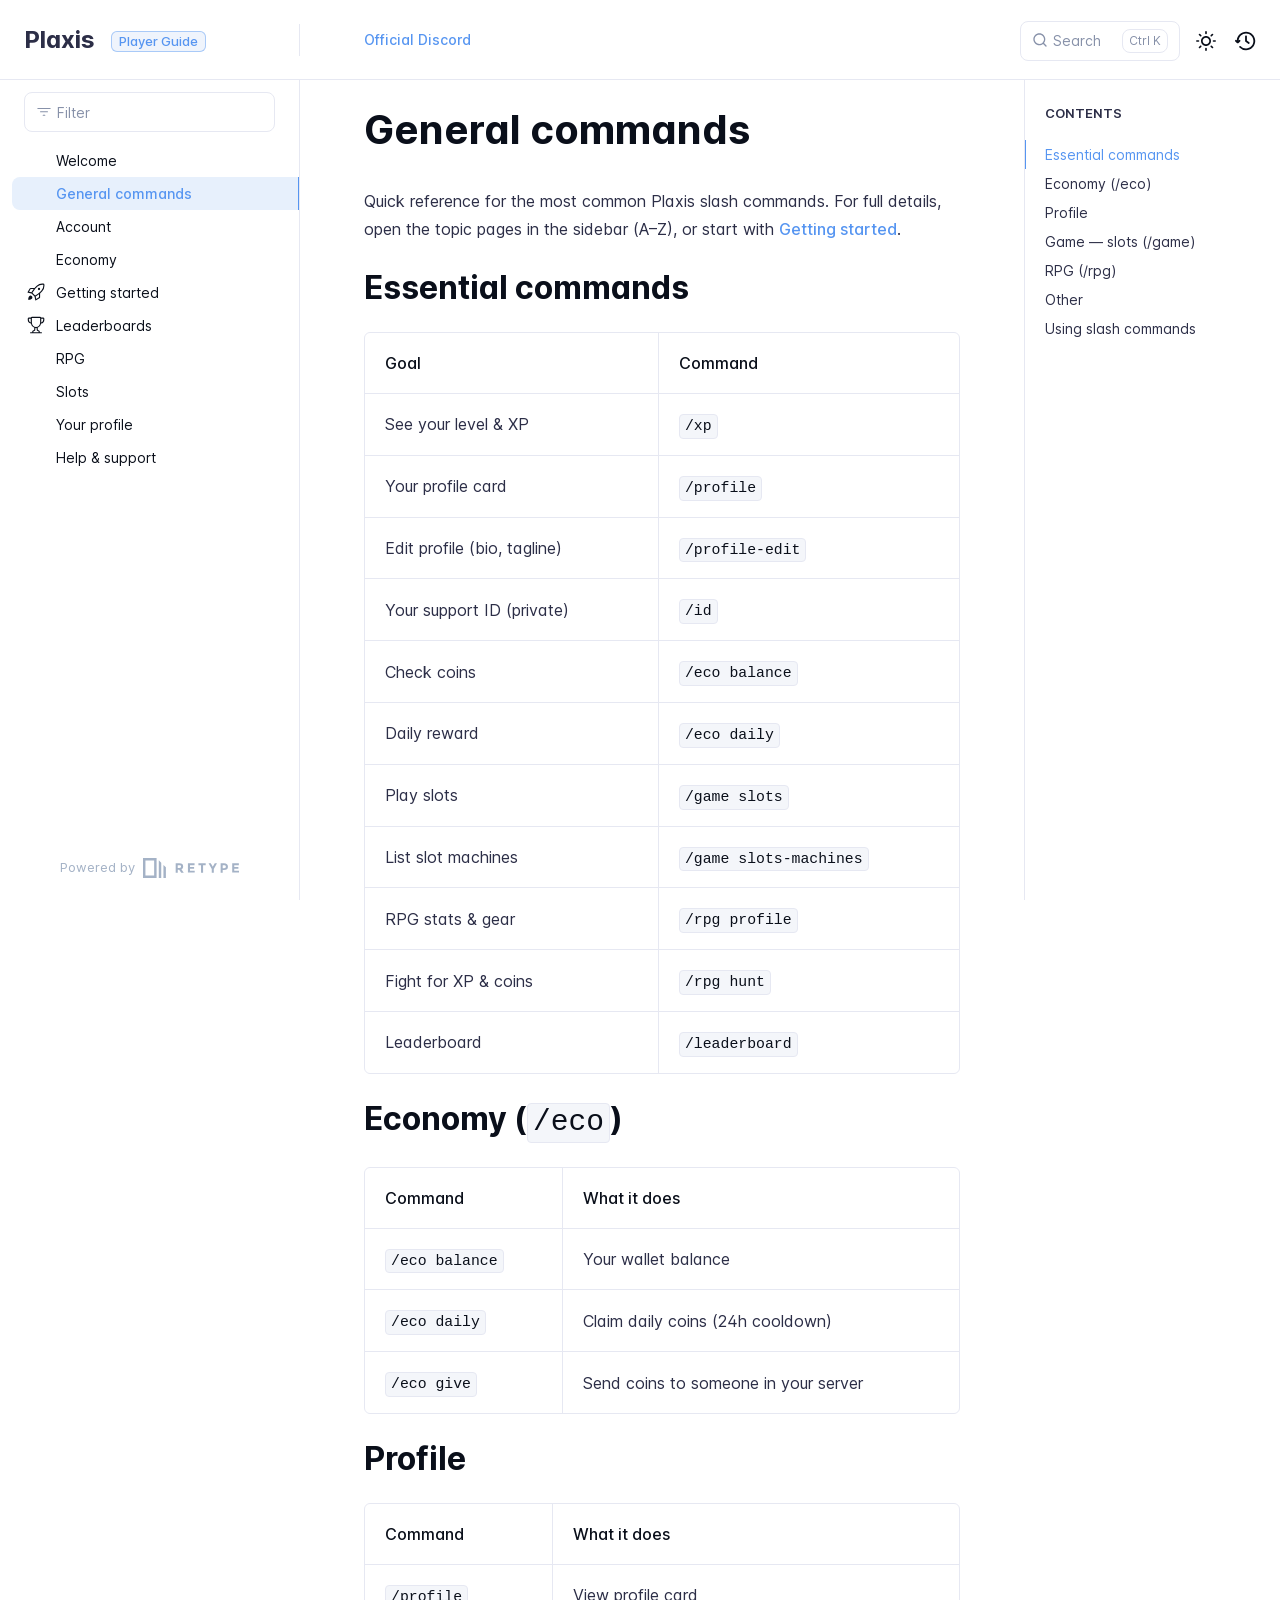
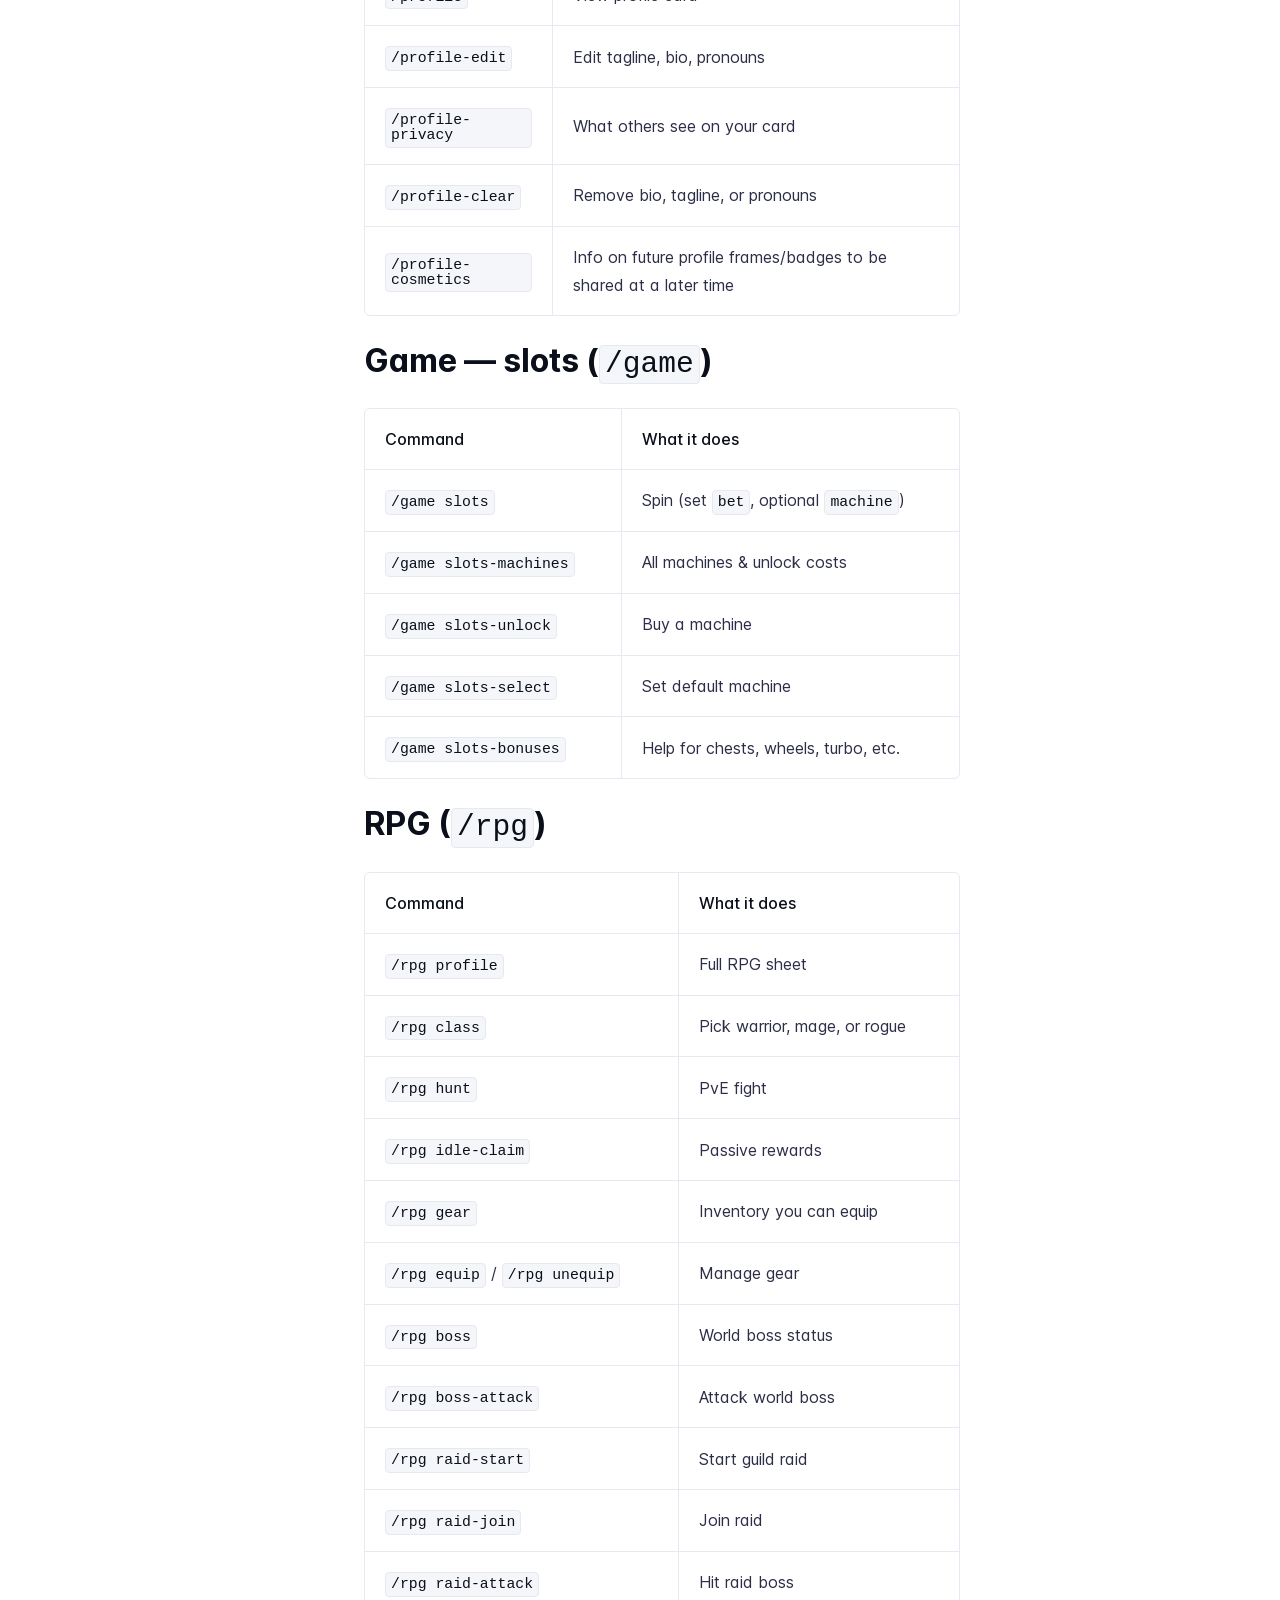
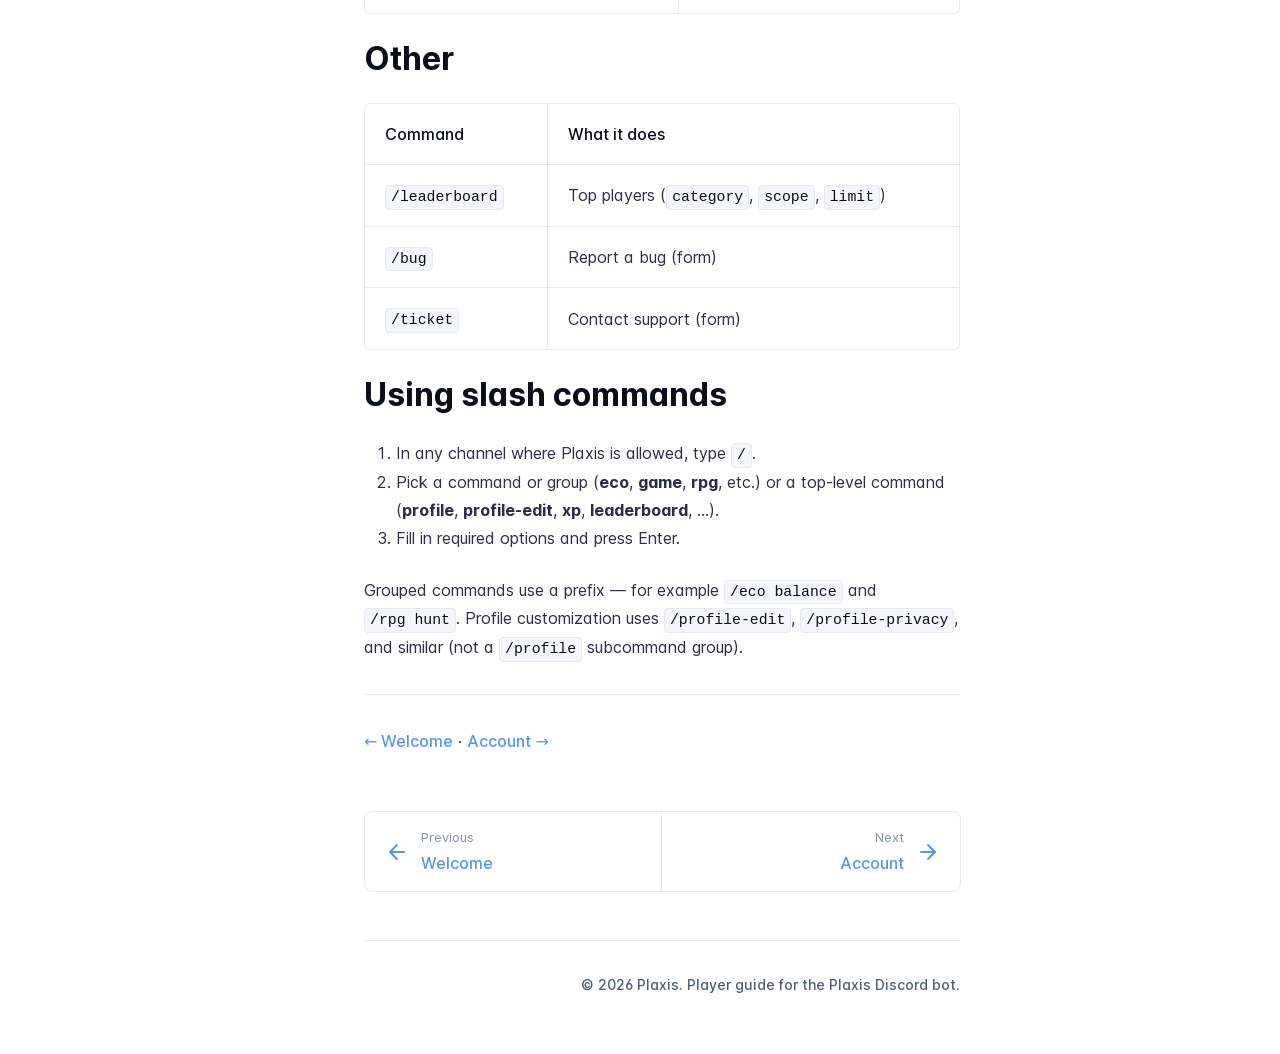
<file: general-commands/index.html>
<!DOCTYPE html>
<html lang="en" class="h-full">
<head>
    <meta charset="UTF-8">
    <meta name="viewport" content="width=device-width,initial-scale=1">
    <meta name="color-scheme" content="light dark">
    <meta name="turbo-cache-control" content="no-cache" data-turbo-track="reload" data-track-token="4.0.0.832812169853">

    <!-- See retype.com -->
    <meta name="generator" content="Retype 4.0.0">

    <!-- Primary Meta Tags -->
    <title>General commands</title>
    <meta name="title" content="General commands">
    <meta name="description" content="Quick reference for the most common Plaxis slash commands. For full details, open the topic pages in the sidebar (A–Z), or start with Getting started.">

    <!-- Canonical -->
    <link rel="canonical" href="https://plaxis.bot/general-commands/">

    <!-- Open Graph -->
    <meta property="og:type" content="website">
    <meta property="og:url" content="https://plaxis.bot/general-commands/">
    <meta property="og:title" content="General commands">
    <meta property="og:description" content="Quick reference for the most common Plaxis slash commands. For full details, open the topic pages in the sidebar (A–Z), or start with Getting started.">
    <meta property="og:site_name" content="Plaxis">
    <meta property="og:locale" content="en_US">

    <script data-cfasync="false">(function(){var cl=document.documentElement.classList,ls=localStorage.getItem("retype_scheme"),hd=cl.contains("dark"),hl=cl.contains("light"),wm=window.matchMedia&&window.matchMedia("(prefers-color-scheme: dark)").matches;if(ls==="dark"||(!ls&&wm&&!hd&&!hl)){cl.remove("light");cl.add("dark")}else if(ls==="light"||(!ls&&!wm&&!hd&&!hl)){cl.remove("dark");cl.add("light")}})();</script>

    <link href="../resources/css/retype.css?v=4.0.0.832812169853" rel="stylesheet">

    <script data-cfasync="false" src="../resources/js/config.js?v=4.0.0.832812169853" data-turbo-eval="false" defer></script>
    <script data-cfasync="false" src="../resources/js/retype.js?v=4.0.0" data-turbo-eval="false" defer></script>
    <script id="lunr-js" data-cfasync="false" src="../resources/js/lunr.js?v=4.0.0.832812169853" data-turbo-eval="false" defer></script>
</head>
<body>
    <div id="retype-app" class="relative text-base antialiased text-base-text bg-base-bg font-body">
    <div class="absolute bottom-0 left-0" style="top: 5rem; right: 50%"></div>

    <header id="retype-header" class="sticky top-0 z-30 flex w-full h-16 bg-header-bg border-b border-header-border md:h-20">
        <div class="container relative flex items-center justify-between pr-6 grow md:justify-start">
            <!-- Mobile menu button skeleton -->
            <button v-cloak class="skeleton retype-mobile-menu-button flex items-center justify-center shrink-0 overflow-hidden dark:text-white focus:outline-hidden rounded-full w-10 h-10 ml-3.5 md:hidden"><svg xmlns="http://www.w3.org/2000/svg" class="mb-px shrink-0" width="24" height="24" viewBox="0 0 24 24" role="presentation" style="margin-bottom: 0px;"><g fill="currentColor"><path d="M2 4h20v2H2zM2 11h20v2H2zM2 18h20v2H2z"></path></g></svg></button>
            <div v-cloak id="retype-sidebar-left-toggle-button"></div>
    
            <!-- Logo -->
            <div class="flex items-center justify-between h-full py-2 md:w-75">
                <div class="flex items-center px-2 md:px-6">
                    <a id="retype-branding-logo" href="../" class="flex items-center leading-snug text-2xl">
                        <span class="dark:text-white font-bold line-clamp-1 md:line-clamp-2">Plaxis</span>
                    </a><span id="retype-branding-label" class="inline-flex mt-1 px-2 py-1 ml-4 text-xs font-medium leading-none items-center rounded-md bg-branding-label-bg text-branding-label-text ring-1 ring-branding-label-border ring-inset md:inline-block">Player Guide</span>
                </div>
    
                <span class="hidden h-8 border-r md:inline-block border-base-border"></span>
            </div>
    
            <div class="flex justify-between md:grow">
                <!-- Top Nav -->
                <nav id="retype-header-nav" class="hidden md:flex">
                    <ul class="flex flex-col mb-4 md:pl-16 md:mb-0 md:flex-row md:items-center">
                        <li class="mr-6">
                            <a class="py-2 md:mb-0 inline-flex items-center text-sm whitespace-nowrap transition-colors duration-200 ease-linear md:text-header-text font-header-text hover:text-header-text-hover" href="https://discord.gg/WU4X3zTwJq">Official Discord</a>
                        </li>
    
                    </ul>
                </nav>
    
                <div v-cloak class="flex justify-end grow">
                    <div id="retype-mobile-search-button"></div>
                    <doc-search-desktop></doc-search-desktop>
    
                    <doc-theme-switch class="lg:ml-2"></doc-theme-switch>
                    <doc-history></doc-history>
                </div>
            </div>
        </div>
    </header>


    <div id="retype-container" class="container relative flex bg-white">
        <!-- Sidebar Skeleton -->
        <div v-cloak class="fixed flex flex-col shrink-0 duration-300 ease-in-out bg-sidebar-left-bg border-sidebar-left-border sidebar top-20 w-75 border-r h-screen md:sticky transition-transform skeleton">
        
            <div class="flex items-center h-16 px-6">
                <input id="retype-filter-input-mock" class="w-full h-10 pl-8 px-3 py-2 transition-colors duration-200 ease-linear bg-filter-bg border border-filter-border rounded-lg shadow-none md:text-sm hover:border-filter-border-hover focus:outline-hidden focus:border-filter-border-focus placeholder-filter-placeholder" type="text">
            </div>
        
            <div class="pl-6 mt-1 mb-4">
                <div class="w-32 h-3 mb-4 bg-skeleton-bg rounded-full loading"></div>
                <div class="w-48 h-3 mb-4 bg-skeleton-bg rounded-full loading"></div>
                <div class="w-40 h-3 mb-4 bg-skeleton-bg rounded-full loading"></div>
                <div class="w-32 h-3 mb-4 bg-skeleton-bg rounded-full loading"></div>
                <div class="w-48 h-3 mb-4 bg-skeleton-bg rounded-full loading"></div>
                <div class="w-40 h-3 mb-4 bg-skeleton-bg rounded-full loading"></div>
            </div>
        
            <div class="shrink-0 mt-auto bg-transparent dark:border-base-border">
                <a class="flex items-center justify-center flex-nowrap h-16 text-gray-350 dark:text-dark-400 hover:text-gray-600 dark:hover:text-dark-300 transition-colors duration-150 ease-in docs-powered-by" target="_blank" href="https://retype.com/" rel="noopener">
                    <span class="text-xs whitespace-nowrap">Powered by</span>
                    <svg xmlns="http://www.w3.org/2000/svg" class="ml-2" fill="currentColor" width="96" height="20" overflow="visible"><path d="M0 0v20h13.59V0H0zm11.15 17.54H2.44V2.46h8.71v15.08zM15.8 20h2.44V4.67L15.8 2.22zM20.45 6.89V20h2.44V9.34z"/><g><path d="M40.16 8.44c0 1.49-.59 2.45-1.75 2.88l2.34 3.32h-2.53l-2.04-2.96h-1.43v2.96h-2.06V5.36h3.5c1.43 0 2.46.24 3.07.73s.9 1.27.9 2.35zm-2.48 1.1c.26-.23.38-.59.38-1.09 0-.5-.13-.84-.4-1.03s-.73-.28-1.39-.28h-1.54v2.75h1.5c.72 0 1.2-.12 1.45-.35zM51.56 5.36V7.2h-4.59v1.91h4.13v1.76h-4.13v1.92h4.74v1.83h-6.79V5.36h6.64zM60.09 7.15v7.48h-2.06V7.15h-2.61V5.36h7.28v1.79h-2.61zM70.81 14.64h-2.06v-3.66l-3.19-5.61h2.23l1.99 3.45 1.99-3.45H74l-3.19 5.61v3.66zM83.99 6.19c.65.55.97 1.4.97 2.55s-.33 1.98-1 2.51-1.68.8-3.04.8h-1.23v2.59h-2.06V5.36h3.26c1.42 0 2.45.28 3.1.83zm-1.51 3.65c.25-.28.37-.69.37-1.22s-.16-.92-.48-1.14c-.32-.23-.82-.34-1.5-.34H79.7v3.12h1.38c.68 0 1.15-.14 1.4-.42zM95.85 5.36V7.2h-4.59v1.91h4.13v1.76h-4.13v1.92H96v1.83h-6.79V5.36h6.64z"/></g></svg>
                </a>
            </div>
        </div>
        
        <!-- Sidebar component -->
        <doc-sidebar v-cloak>
            <template #sidebar-footer>
                <div class="shrink-0 mt-auto border-t md:bg-transparent md:border-none dark:border-base-border">
        
                    <div class="py-3 px-6 md:hidden border-b dark:border-base-border">
                        <nav>
                            <ul class="flex flex-wrap justify-center items-center">
                                <li class="mr-6">
                                    <a class="block py-1 inline-flex items-center text-sm whitespace-nowrap transition-colors duration-200 ease-linear md:text-header-text font-header-text hover:text-header-text-hover" href="https://discord.gg/WU4X3zTwJq">Official Discord</a>
                                </li>
        
                            </ul>
                        </nav>
                    </div>
        
                    <a class="flex items-center justify-center flex-nowrap h-16 text-gray-350 dark:text-dark-400 hover:text-gray-600 dark:hover:text-dark-300 transition-colors duration-150 ease-in docs-powered-by" target="_blank" href="https://retype.com/" rel="noopener">
                        <span class="text-xs whitespace-nowrap">Powered by</span>
                        <svg xmlns="http://www.w3.org/2000/svg" class="ml-2" fill="currentColor" width="96" height="20" overflow="visible"><path d="M0 0v20h13.59V0H0zm11.15 17.54H2.44V2.46h8.71v15.08zM15.8 20h2.44V4.67L15.8 2.22zM20.45 6.89V20h2.44V9.34z"/><g><path d="M40.16 8.44c0 1.49-.59 2.45-1.75 2.88l2.34 3.32h-2.53l-2.04-2.96h-1.43v2.96h-2.06V5.36h3.5c1.43 0 2.46.24 3.07.73s.9 1.27.9 2.35zm-2.48 1.1c.26-.23.38-.59.38-1.09 0-.5-.13-.84-.4-1.03s-.73-.28-1.39-.28h-1.54v2.75h1.5c.72 0 1.2-.12 1.45-.35zM51.56 5.36V7.2h-4.59v1.91h4.13v1.76h-4.13v1.92h4.74v1.83h-6.79V5.36h6.64zM60.09 7.15v7.48h-2.06V7.15h-2.61V5.36h7.28v1.79h-2.61zM70.81 14.64h-2.06v-3.66l-3.19-5.61h2.23l1.99 3.45 1.99-3.45H74l-3.19 5.61v3.66zM83.99 6.19c.65.55.97 1.4.97 2.55s-.33 1.98-1 2.51-1.68.8-3.04.8h-1.23v2.59h-2.06V5.36h3.26c1.42 0 2.45.28 3.1.83zm-1.51 3.65c.25-.28.37-.69.37-1.22s-.16-.92-.48-1.14c-.32-.23-.82-.34-1.5-.34H79.7v3.12h1.38c.68 0 1.15-.14 1.4-.42zM95.85 5.36V7.2h-4.59v1.91h4.13v1.76h-4.13v1.92H96v1.83h-6.79V5.36h6.64z"/></g></svg>
                    </a>
                </div>
            </template>
        </doc-sidebar>

        <div class="grow min-w-0 bg-body-bg">
            <!-- Render "toolbar" template here on api pages --><!-- Render page content -->
<div class="flex">
    <div id="retype-main" class="min-w-0 p-4 grow md:px-16">
        <main class="relative pb-12 lg:pt-2">
            <div class="retype-markdown" id="retype-content">
                <!-- Rendered if sidebar right is enabled -->
                <div id="retype-sidebar-right-toggle"></div>
                <!-- Page content  -->
<doc-anchor-target id="general-commands" class="break-words">
    <h1>
        <doc-anchor-trigger class="header-anchor-trigger" to="#general-commands">#</doc-anchor-trigger>
        <span>General commands</span>
    </h1>
</doc-anchor-target>
<p>Quick reference for the most common Plaxis slash commands. For full details, open the topic pages in the sidebar (A–Z), or start with <a href="../getting-started/">Getting started</a>.</p>
<doc-anchor-target id="essential-commands">
    <h2>
        <doc-anchor-trigger class="header-anchor-trigger" to="#essential-commands">#</doc-anchor-trigger>
        <span>Essential commands</span>
    </h2>
</doc-anchor-target>
<div class="table-wrapper scrollbar overflow-hidden">
<table class="comfortable">
<thead>
<tr>
<th>Goal</th>
<th>Command</th>
</tr>
</thead>
<tbody>
<tr>
<td>See your level &amp; XP</td>
<td><code translate="no" v-pre>/xp</code></td>
</tr>
<tr>
<td>Your profile card</td>
<td><code translate="no" v-pre>/profile</code></td>
</tr>
<tr>
<td>Edit profile (bio, tagline)</td>
<td><code translate="no" v-pre>/profile-edit</code></td>
</tr>
<tr>
<td>Your support ID (private)</td>
<td><code translate="no" v-pre>/id</code></td>
</tr>
<tr>
<td>Check coins</td>
<td><code translate="no" v-pre>/eco balance</code></td>
</tr>
<tr>
<td>Daily reward</td>
<td><code translate="no" v-pre>/eco daily</code></td>
</tr>
<tr>
<td>Play slots</td>
<td><code translate="no" v-pre>/game slots</code></td>
</tr>
<tr>
<td>List slot machines</td>
<td><code translate="no" v-pre>/game slots-machines</code></td>
</tr>
<tr>
<td>RPG stats &amp; gear</td>
<td><code translate="no" v-pre>/rpg profile</code></td>
</tr>
<tr>
<td>Fight for XP &amp; coins</td>
<td><code translate="no" v-pre>/rpg hunt</code></td>
</tr>
<tr>
<td>Leaderboard</td>
<td><code translate="no" v-pre>/leaderboard</code></td>
</tr>
</tbody>
</table>
</div>
<doc-anchor-target id="economy-eco">
    <h2>
        <doc-anchor-trigger class="header-anchor-trigger" to="#economy-eco">#</doc-anchor-trigger>
        <span>Economy (<code translate="no" v-pre>/eco</code>)</span>
    </h2>
</doc-anchor-target>
<div class="table-wrapper scrollbar overflow-hidden">
<table class="comfortable">
<thead>
<tr>
<th>Command</th>
<th>What it does</th>
</tr>
</thead>
<tbody>
<tr>
<td><code translate="no" v-pre>/eco balance</code></td>
<td>Your wallet balance</td>
</tr>
<tr>
<td><code translate="no" v-pre>/eco daily</code></td>
<td>Claim daily coins (24h cooldown)</td>
</tr>
<tr>
<td><code translate="no" v-pre>/eco give</code></td>
<td>Send coins to someone in your server</td>
</tr>
</tbody>
</table>
</div>
<doc-anchor-target id="profile">
    <h2>
        <doc-anchor-trigger class="header-anchor-trigger" to="#profile">#</doc-anchor-trigger>
        <span>Profile</span>
    </h2>
</doc-anchor-target>
<div class="table-wrapper scrollbar overflow-hidden">
<table class="comfortable">
<thead>
<tr>
<th>Command</th>
<th>What it does</th>
</tr>
</thead>
<tbody>
<tr>
<td><code translate="no" v-pre>/profile</code></td>
<td>View profile card</td>
</tr>
<tr>
<td><code translate="no" v-pre>/profile-edit</code></td>
<td>Edit tagline, bio, pronouns</td>
</tr>
<tr>
<td><code translate="no" v-pre>/profile-privacy</code></td>
<td>What others see on your card</td>
</tr>
<tr>
<td><code translate="no" v-pre>/profile-clear</code></td>
<td>Remove bio, tagline, or pronouns</td>
</tr>
<tr>
<td><code translate="no" v-pre>/profile-cosmetics</code></td>
<td>Info on future profile frames/badges to be shared at a later time</td>
</tr>
</tbody>
</table>
</div>
<doc-anchor-target id="game--slots-game">
    <h2>
        <doc-anchor-trigger class="header-anchor-trigger" to="#game--slots-game">#</doc-anchor-trigger>
        <span>Game — slots (<code translate="no" v-pre>/game</code>)</span>
    </h2>
</doc-anchor-target>
<div class="table-wrapper scrollbar overflow-hidden">
<table class="comfortable">
<thead>
<tr>
<th>Command</th>
<th>What it does</th>
</tr>
</thead>
<tbody>
<tr>
<td><code translate="no" v-pre>/game slots</code></td>
<td>Spin (set <code translate="no" v-pre>bet</code>, optional <code translate="no" v-pre>machine</code>)</td>
</tr>
<tr>
<td><code translate="no" v-pre>/game slots-machines</code></td>
<td>All machines &amp; unlock costs</td>
</tr>
<tr>
<td><code translate="no" v-pre>/game slots-unlock</code></td>
<td>Buy a machine</td>
</tr>
<tr>
<td><code translate="no" v-pre>/game slots-select</code></td>
<td>Set default machine</td>
</tr>
<tr>
<td><code translate="no" v-pre>/game slots-bonuses</code></td>
<td>Help for chests, wheels, turbo, etc.</td>
</tr>
</tbody>
</table>
</div>
<doc-anchor-target id="rpg-rpg">
    <h2>
        <doc-anchor-trigger class="header-anchor-trigger" to="#rpg-rpg">#</doc-anchor-trigger>
        <span>RPG (<code translate="no" v-pre>/rpg</code>)</span>
    </h2>
</doc-anchor-target>
<div class="table-wrapper scrollbar overflow-hidden">
<table class="comfortable">
<thead>
<tr>
<th>Command</th>
<th>What it does</th>
</tr>
</thead>
<tbody>
<tr>
<td><code translate="no" v-pre>/rpg profile</code></td>
<td>Full RPG sheet</td>
</tr>
<tr>
<td><code translate="no" v-pre>/rpg class</code></td>
<td>Pick warrior, mage, or rogue</td>
</tr>
<tr>
<td><code translate="no" v-pre>/rpg hunt</code></td>
<td>PvE fight</td>
</tr>
<tr>
<td><code translate="no" v-pre>/rpg idle-claim</code></td>
<td>Passive rewards</td>
</tr>
<tr>
<td><code translate="no" v-pre>/rpg gear</code></td>
<td>Inventory you can equip</td>
</tr>
<tr>
<td><code translate="no" v-pre>/rpg equip</code> / <code translate="no" v-pre>/rpg unequip</code></td>
<td>Manage gear</td>
</tr>
<tr>
<td><code translate="no" v-pre>/rpg boss</code></td>
<td>World boss status</td>
</tr>
<tr>
<td><code translate="no" v-pre>/rpg boss-attack</code></td>
<td>Attack world boss</td>
</tr>
<tr>
<td><code translate="no" v-pre>/rpg raid-start</code></td>
<td>Start guild raid</td>
</tr>
<tr>
<td><code translate="no" v-pre>/rpg raid-join</code></td>
<td>Join raid</td>
</tr>
<tr>
<td><code translate="no" v-pre>/rpg raid-attack</code></td>
<td>Hit raid boss</td>
</tr>
</tbody>
</table>
</div>
<doc-anchor-target id="other">
    <h2>
        <doc-anchor-trigger class="header-anchor-trigger" to="#other">#</doc-anchor-trigger>
        <span>Other</span>
    </h2>
</doc-anchor-target>
<div class="table-wrapper scrollbar overflow-hidden">
<table class="comfortable">
<thead>
<tr>
<th>Command</th>
<th>What it does</th>
</tr>
</thead>
<tbody>
<tr>
<td><code translate="no" v-pre>/leaderboard</code></td>
<td>Top players (<code translate="no" v-pre>category</code>, <code translate="no" v-pre>scope</code>, <code translate="no" v-pre>limit</code>)</td>
</tr>
<tr>
<td><code translate="no" v-pre>/bug</code></td>
<td>Report a bug (form)</td>
</tr>
<tr>
<td><code translate="no" v-pre>/ticket</code></td>
<td>Contact support (form)</td>
</tr>
</tbody>
</table>
</div>
<doc-anchor-target id="using-slash-commands">
    <h2>
        <doc-anchor-trigger class="header-anchor-trigger" to="#using-slash-commands">#</doc-anchor-trigger>
        <span>Using slash commands</span>
    </h2>
</doc-anchor-target>
<ol>
<li>In any channel where Plaxis is allowed, type <strong><code translate="no" v-pre>/</code></strong>.</li>
<li>Pick a command or group (<strong>eco</strong>, <strong>game</strong>, <strong>rpg</strong>, etc.) or a top-level command (<strong>profile</strong>, <strong>profile-edit</strong>, <strong>xp</strong>, <strong>leaderboard</strong>, …).</li>
<li>Fill in required options and press Enter.</li>
</ol>
<p>Grouped commands use a prefix — for example <strong><code translate="no" v-pre>/eco balance</code></strong> and <strong><code translate="no" v-pre>/rpg hunt</code></strong>. Profile customization uses <strong><code translate="no" v-pre>/profile-edit</code></strong>, <strong><code translate="no" v-pre>/profile-privacy</code></strong>, and similar (not a <code translate="no" v-pre>/profile</code> subcommand group).</p>
<hr>
<p><a href="../">← Welcome</a> · <a href="../account/">Account →</a></p>

                
                <!-- Required only on API pages -->
                <doc-toolbar-member-filter-no-results></doc-toolbar-member-filter-no-results>
            </div>
            <footer id="retype-content-footer" class="clear-both">
            
                <nav id="retype-nextprev" class="print:hidden flex mt-14">
                    <div class="w-1/2">
                        <a class="px-5 py-4 h-full flex items-center break-normal font-medium text-body-link border border-base-border hover:border-base-border-hover rounded-l-lg transition-colors duration-150 relative hover:z-5" href="../">
                            <svg xmlns="http://www.w3.org/2000/svg" class="mr-3" width="24" height="24" viewBox="0 0 24 24" fill="currentColor" overflow="visible"><path d="M19 11H7.41l5.29-5.29a.996.996 0 10-1.41-1.41l-7 7a1 1 0 000 1.42l7 7a1.024 1.024 0 001.42-.01.996.996 0 000-1.41L7.41 13H19c.55 0 1-.45 1-1s-.45-1-1-1z" /><path fill="none" d="M0 0h24v24H0z" /></svg>
                            <span>
                                <span class="block text-xs font-normal text-base-text-muted">Previous</span>
                                <span class="block mt-1">Welcome</span>
                            </span>
                        </a>
                    </div>
            
                    <div class="w-1/2">
                        <a class="px-5 py-4 -mx-px h-full flex items-center justify-end break-normal font-medium text-body-link border border-base-border hover:border-base-border-hover rounded-r-lg transition-colors duration-150 relative hover:z-5" href="../account/">
                            <span>
                                <span class="block text-xs font-normal text-right text-base-text-muted">Next</span>
                                <span class="block mt-1">Account</span>
                            </span>
                            <svg xmlns="http://www.w3.org/2000/svg" class="ml-3" width="24" height="24" viewBox="0 0 24 24" fill="currentColor" overflow="visible"><path d="M19.92 12.38a1 1 0 00-.22-1.09l-7-7a.996.996 0 10-1.41 1.41l5.3 5.3H5c-.55 0-1 .45-1 1s.45 1 1 1h11.59l-5.29 5.29a.996.996 0 000 1.41c.19.2.44.3.7.3s.51-.1.71-.29l7-7c.09-.09.16-.21.21-.33z" /><path fill="none" d="M0 0h24v24H0z" /></svg>
                        </a>
                    </div>
                </nav>
            </footer>
        </main>

        <div id="retype-page-footer" class="print:border-none border-t border-base-border pt-6 mb-8">
            <footer class="flex flex-wrap items-center justify-between print:justify-center">
                <div id="retype-footer-links" class="print:hidden">
                    <ul class="flex flex-wrap items-center text-sm">
                    </ul>
                </div>
                <div id="retype-copyright" class="print:justify-center py-2 text-footer-text font-footer-link text-sm leading-relaxed"><p>© 2026 Plaxis. Player guide for the Plaxis Discord bot.</p></div>
            </footer>
        </div>
    </div>

    <!-- Rendered if sidebar right is enabled -->
    <!-- Sidebar right skeleton-->
    <div v-cloak class="fixed top-0 bottom-0 right-0 translate-x-full bg-sidebar-right-bg border-sidebar-right-border lg:sticky lg:border-l lg:shrink-0 lg:pt-6 lg:translate-x-0 sm:w-1/2 lg:w-64 lg:z-0 md:w-104 sidebar-right skeleton">
        <div class="pl-5">
            <div class="w-32 h-3 mb-4 bg-skeleton-bg rounded-full loading"></div>
            <div class="w-48 h-3 mb-4 bg-skeleton-bg rounded-full loading"></div>
            <div class="w-40 h-3 mb-4 bg-skeleton-bg rounded-full loading"></div>
        </div>
    </div>

    <!-- User should be able to hide sidebar right -->
    <doc-sidebar-right v-cloak></doc-sidebar-right>
</div>

        </div>
    </div>

    <doc-search-mobile></doc-search-mobile>
    <doc-back-to-top></doc-back-to-top>
</div>


    <div id="retype-overlay-target"></div>

    <script data-cfasync="false">window.__DOCS__ = { "title": "General commands", level: 1, icon: "file", hasPrism: false, hasMermaid: false, hasMath: false, tocDepth: 23 }</script>
</body>
</html>
</file>
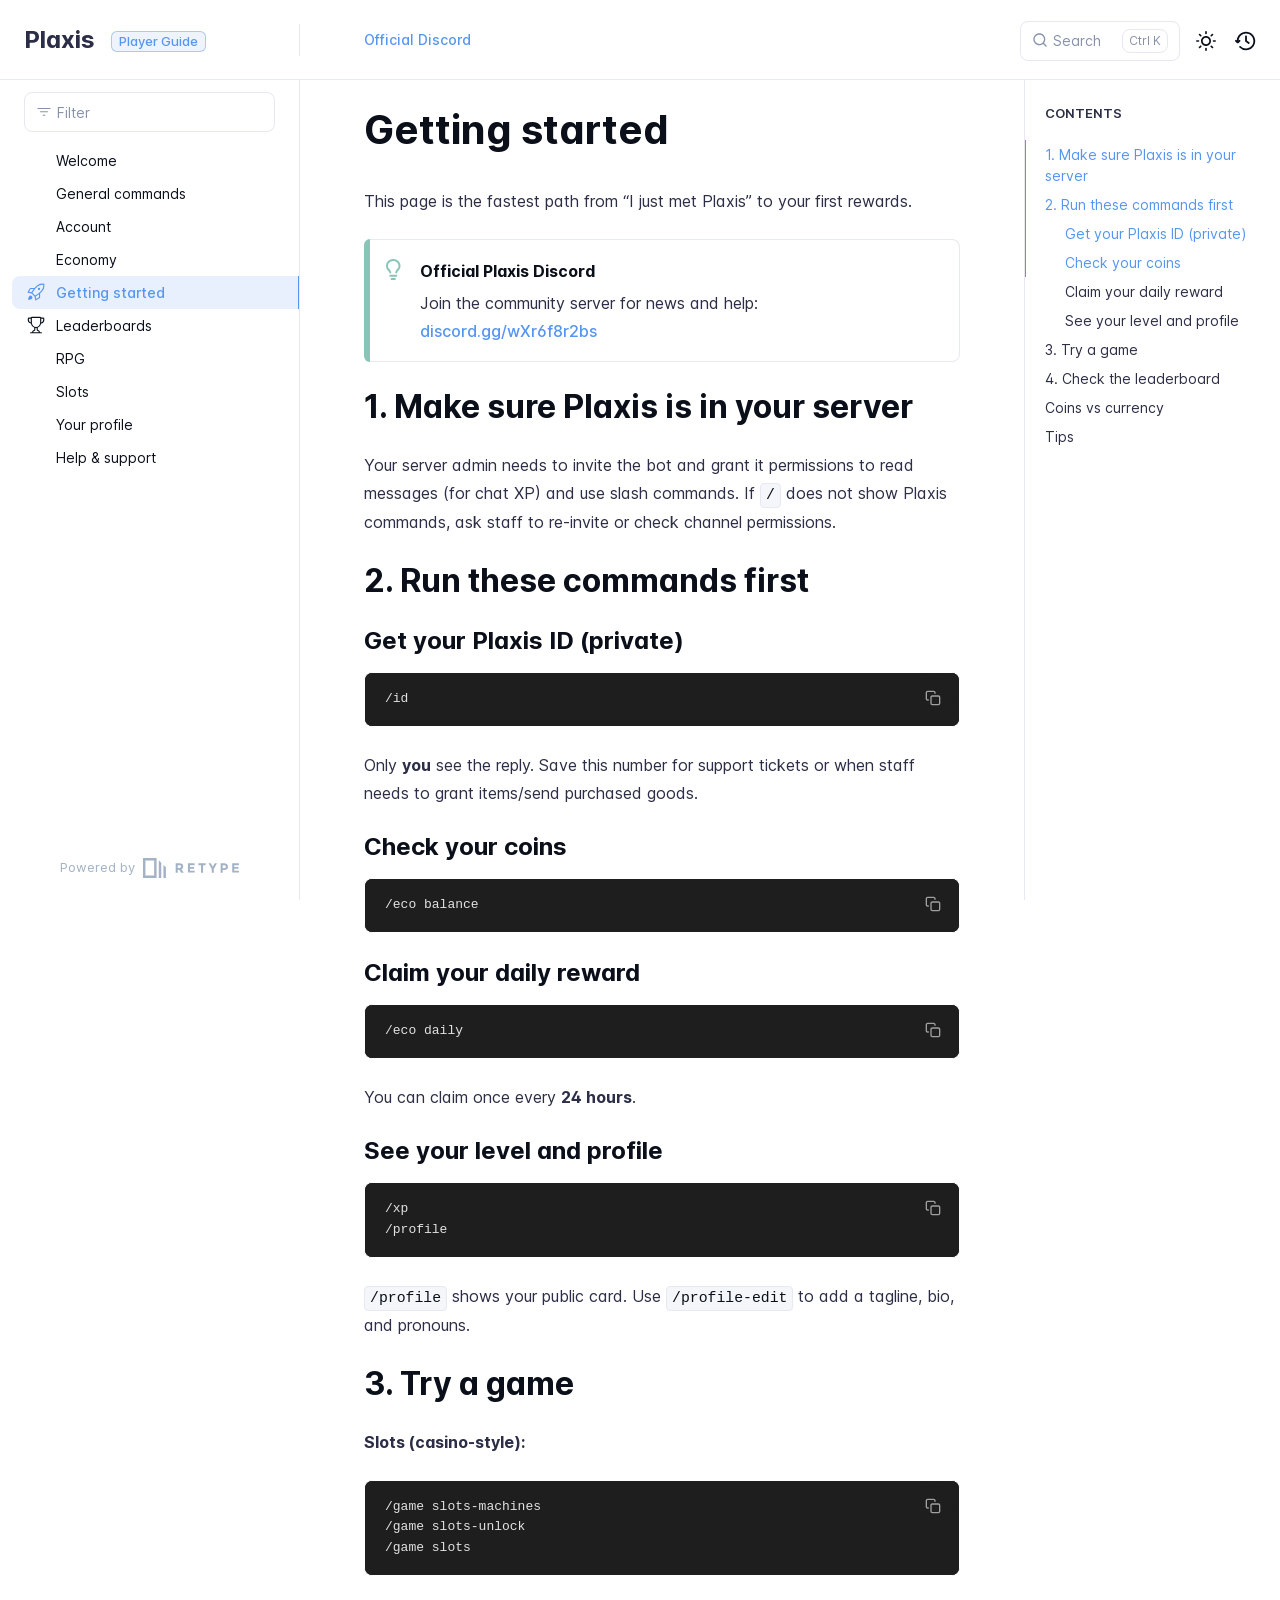
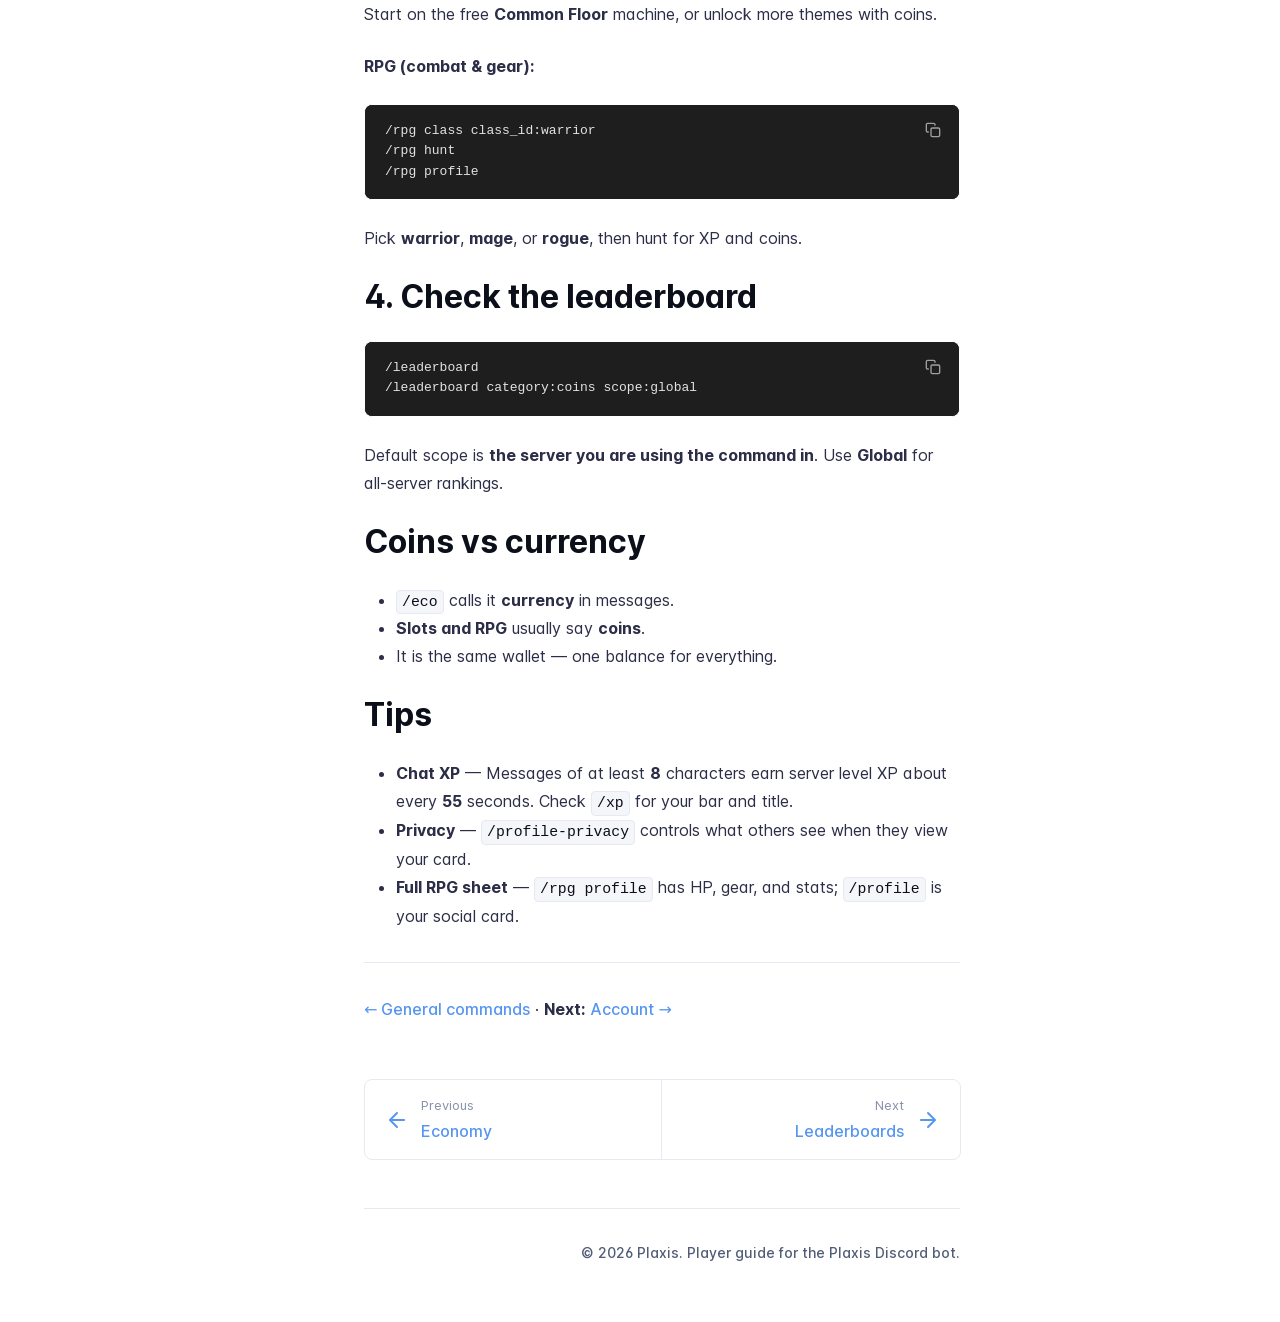
<file: getting-started/index.html>
<!DOCTYPE html>
<html lang="en" class="h-full">
<head>
    <meta charset="UTF-8">
    <meta name="viewport" content="width=device-width,initial-scale=1">
    <meta name="color-scheme" content="light dark">
    <meta name="turbo-cache-control" content="no-cache" data-turbo-track="reload" data-track-token="4.0.0.832812169853">

    <!-- See retype.com -->
    <meta name="generator" content="Retype 4.0.0">

    <!-- Primary Meta Tags -->
    <title>Getting started</title>
    <meta name="title" content="Getting started">
    <meta name="description" content="This page is the fastest path from “I just met Plaxis” to your first rewards.">

    <!-- Canonical -->
    <link rel="canonical" href="https://plaxis.bot/getting-started/">

    <!-- Open Graph -->
    <meta property="og:type" content="website">
    <meta property="og:url" content="https://plaxis.bot/getting-started/">
    <meta property="og:title" content="Getting started">
    <meta property="og:description" content="This page is the fastest path from “I just met Plaxis” to your first rewards.">
    <meta property="og:site_name" content="Plaxis">
    <meta property="og:locale" content="en_US">

    <script data-cfasync="false">(function(){var cl=document.documentElement.classList,ls=localStorage.getItem("retype_scheme"),hd=cl.contains("dark"),hl=cl.contains("light"),wm=window.matchMedia&&window.matchMedia("(prefers-color-scheme: dark)").matches;if(ls==="dark"||(!ls&&wm&&!hd&&!hl)){cl.remove("light");cl.add("dark")}else if(ls==="light"||(!ls&&!wm&&!hd&&!hl)){cl.remove("dark");cl.add("light")}})();</script>

    <link href="../resources/css/retype.css?v=4.0.0.832812169853" rel="stylesheet">

    <script data-cfasync="false" src="../resources/js/config.js?v=4.0.0.832812169853" data-turbo-eval="false" defer></script>
    <script data-cfasync="false" src="../resources/js/retype.js?v=4.0.0" data-turbo-eval="false" defer></script>
    <script id="lunr-js" data-cfasync="false" src="../resources/js/lunr.js?v=4.0.0.832812169853" data-turbo-eval="false" defer></script>
</head>
<body>
    <div id="retype-app" class="relative text-base antialiased text-base-text bg-base-bg font-body">
    <div class="absolute bottom-0 left-0" style="top: 5rem; right: 50%"></div>

    <header id="retype-header" class="sticky top-0 z-30 flex w-full h-16 bg-header-bg border-b border-header-border md:h-20">
        <div class="container relative flex items-center justify-between pr-6 grow md:justify-start">
            <!-- Mobile menu button skeleton -->
            <button v-cloak class="skeleton retype-mobile-menu-button flex items-center justify-center shrink-0 overflow-hidden dark:text-white focus:outline-hidden rounded-full w-10 h-10 ml-3.5 md:hidden"><svg xmlns="http://www.w3.org/2000/svg" class="mb-px shrink-0" width="24" height="24" viewBox="0 0 24 24" role="presentation" style="margin-bottom: 0px;"><g fill="currentColor"><path d="M2 4h20v2H2zM2 11h20v2H2zM2 18h20v2H2z"></path></g></svg></button>
            <div v-cloak id="retype-sidebar-left-toggle-button"></div>
    
            <!-- Logo -->
            <div class="flex items-center justify-between h-full py-2 md:w-75">
                <div class="flex items-center px-2 md:px-6">
                    <a id="retype-branding-logo" href="../" class="flex items-center leading-snug text-2xl">
                        <span class="dark:text-white font-bold line-clamp-1 md:line-clamp-2">Plaxis</span>
                    </a><span id="retype-branding-label" class="inline-flex mt-1 px-2 py-1 ml-4 text-xs font-medium leading-none items-center rounded-md bg-branding-label-bg text-branding-label-text ring-1 ring-branding-label-border ring-inset md:inline-block">Player Guide</span>
                </div>
    
                <span class="hidden h-8 border-r md:inline-block border-base-border"></span>
            </div>
    
            <div class="flex justify-between md:grow">
                <!-- Top Nav -->
                <nav id="retype-header-nav" class="hidden md:flex">
                    <ul class="flex flex-col mb-4 md:pl-16 md:mb-0 md:flex-row md:items-center">
                        <li class="mr-6">
                            <a class="py-2 md:mb-0 inline-flex items-center text-sm whitespace-nowrap transition-colors duration-200 ease-linear md:text-header-text font-header-text hover:text-header-text-hover" href="https://discord.gg/WU4X3zTwJq">Official Discord</a>
                        </li>
    
                    </ul>
                </nav>
    
                <div v-cloak class="flex justify-end grow">
                    <div id="retype-mobile-search-button"></div>
                    <doc-search-desktop></doc-search-desktop>
    
                    <doc-theme-switch class="lg:ml-2"></doc-theme-switch>
                    <doc-history></doc-history>
                </div>
            </div>
        </div>
    </header>


    <div id="retype-container" class="container relative flex bg-white">
        <!-- Sidebar Skeleton -->
        <div v-cloak class="fixed flex flex-col shrink-0 duration-300 ease-in-out bg-sidebar-left-bg border-sidebar-left-border sidebar top-20 w-75 border-r h-screen md:sticky transition-transform skeleton">
        
            <div class="flex items-center h-16 px-6">
                <input id="retype-filter-input-mock" class="w-full h-10 pl-8 px-3 py-2 transition-colors duration-200 ease-linear bg-filter-bg border border-filter-border rounded-lg shadow-none md:text-sm hover:border-filter-border-hover focus:outline-hidden focus:border-filter-border-focus placeholder-filter-placeholder" type="text">
            </div>
        
            <div class="pl-6 mt-1 mb-4">
                <div class="w-32 h-3 mb-4 bg-skeleton-bg rounded-full loading"></div>
                <div class="w-48 h-3 mb-4 bg-skeleton-bg rounded-full loading"></div>
                <div class="w-40 h-3 mb-4 bg-skeleton-bg rounded-full loading"></div>
                <div class="w-32 h-3 mb-4 bg-skeleton-bg rounded-full loading"></div>
                <div class="w-48 h-3 mb-4 bg-skeleton-bg rounded-full loading"></div>
                <div class="w-40 h-3 mb-4 bg-skeleton-bg rounded-full loading"></div>
            </div>
        
            <div class="shrink-0 mt-auto bg-transparent dark:border-base-border">
                <a class="flex items-center justify-center flex-nowrap h-16 text-gray-350 dark:text-dark-400 hover:text-gray-600 dark:hover:text-dark-300 transition-colors duration-150 ease-in docs-powered-by" target="_blank" href="https://retype.com/" rel="noopener">
                    <span class="text-xs whitespace-nowrap">Powered by</span>
                    <svg xmlns="http://www.w3.org/2000/svg" class="ml-2" fill="currentColor" width="96" height="20" overflow="visible"><path d="M0 0v20h13.59V0H0zm11.15 17.54H2.44V2.46h8.71v15.08zM15.8 20h2.44V4.67L15.8 2.22zM20.45 6.89V20h2.44V9.34z"/><g><path d="M40.16 8.44c0 1.49-.59 2.45-1.75 2.88l2.34 3.32h-2.53l-2.04-2.96h-1.43v2.96h-2.06V5.36h3.5c1.43 0 2.46.24 3.07.73s.9 1.27.9 2.35zm-2.48 1.1c.26-.23.38-.59.38-1.09 0-.5-.13-.84-.4-1.03s-.73-.28-1.39-.28h-1.54v2.75h1.5c.72 0 1.2-.12 1.45-.35zM51.56 5.36V7.2h-4.59v1.91h4.13v1.76h-4.13v1.92h4.74v1.83h-6.79V5.36h6.64zM60.09 7.15v7.48h-2.06V7.15h-2.61V5.36h7.28v1.79h-2.61zM70.81 14.64h-2.06v-3.66l-3.19-5.61h2.23l1.99 3.45 1.99-3.45H74l-3.19 5.61v3.66zM83.99 6.19c.65.55.97 1.4.97 2.55s-.33 1.98-1 2.51-1.68.8-3.04.8h-1.23v2.59h-2.06V5.36h3.26c1.42 0 2.45.28 3.1.83zm-1.51 3.65c.25-.28.37-.69.37-1.22s-.16-.92-.48-1.14c-.32-.23-.82-.34-1.5-.34H79.7v3.12h1.38c.68 0 1.15-.14 1.4-.42zM95.85 5.36V7.2h-4.59v1.91h4.13v1.76h-4.13v1.92H96v1.83h-6.79V5.36h6.64z"/></g></svg>
                </a>
            </div>
        </div>
        
        <!-- Sidebar component -->
        <doc-sidebar v-cloak>
            <template #sidebar-footer>
                <div class="shrink-0 mt-auto border-t md:bg-transparent md:border-none dark:border-base-border">
        
                    <div class="py-3 px-6 md:hidden border-b dark:border-base-border">
                        <nav>
                            <ul class="flex flex-wrap justify-center items-center">
                                <li class="mr-6">
                                    <a class="block py-1 inline-flex items-center text-sm whitespace-nowrap transition-colors duration-200 ease-linear md:text-header-text font-header-text hover:text-header-text-hover" href="https://discord.gg/WU4X3zTwJq">Official Discord</a>
                                </li>
        
                            </ul>
                        </nav>
                    </div>
        
                    <a class="flex items-center justify-center flex-nowrap h-16 text-gray-350 dark:text-dark-400 hover:text-gray-600 dark:hover:text-dark-300 transition-colors duration-150 ease-in docs-powered-by" target="_blank" href="https://retype.com/" rel="noopener">
                        <span class="text-xs whitespace-nowrap">Powered by</span>
                        <svg xmlns="http://www.w3.org/2000/svg" class="ml-2" fill="currentColor" width="96" height="20" overflow="visible"><path d="M0 0v20h13.59V0H0zm11.15 17.54H2.44V2.46h8.71v15.08zM15.8 20h2.44V4.67L15.8 2.22zM20.45 6.89V20h2.44V9.34z"/><g><path d="M40.16 8.44c0 1.49-.59 2.45-1.75 2.88l2.34 3.32h-2.53l-2.04-2.96h-1.43v2.96h-2.06V5.36h3.5c1.43 0 2.46.24 3.07.73s.9 1.27.9 2.35zm-2.48 1.1c.26-.23.38-.59.38-1.09 0-.5-.13-.84-.4-1.03s-.73-.28-1.39-.28h-1.54v2.75h1.5c.72 0 1.2-.12 1.45-.35zM51.56 5.36V7.2h-4.59v1.91h4.13v1.76h-4.13v1.92h4.74v1.83h-6.79V5.36h6.64zM60.09 7.15v7.48h-2.06V7.15h-2.61V5.36h7.28v1.79h-2.61zM70.81 14.64h-2.06v-3.66l-3.19-5.61h2.23l1.99 3.45 1.99-3.45H74l-3.19 5.61v3.66zM83.99 6.19c.65.55.97 1.4.97 2.55s-.33 1.98-1 2.51-1.68.8-3.04.8h-1.23v2.59h-2.06V5.36h3.26c1.42 0 2.45.28 3.1.83zm-1.51 3.65c.25-.28.37-.69.37-1.22s-.16-.92-.48-1.14c-.32-.23-.82-.34-1.5-.34H79.7v3.12h1.38c.68 0 1.15-.14 1.4-.42zM95.85 5.36V7.2h-4.59v1.91h4.13v1.76h-4.13v1.92H96v1.83h-6.79V5.36h6.64z"/></g></svg>
                    </a>
                </div>
            </template>
        </doc-sidebar>

        <div class="grow min-w-0 bg-body-bg">
            <!-- Render "toolbar" template here on api pages --><!-- Render page content -->
<div class="flex">
    <div id="retype-main" class="min-w-0 p-4 grow md:px-16">
        <main class="relative pb-12 lg:pt-2">
            <div class="retype-markdown" id="retype-content">
                <!-- Rendered if sidebar right is enabled -->
                <div id="retype-sidebar-right-toggle"></div>
                <!-- Page content  -->
<doc-anchor-target id="getting-started" class="break-words">
    <h1>
        <doc-anchor-trigger class="header-anchor-trigger" to="#getting-started">#</doc-anchor-trigger>
        <span>Getting started</span>
    </h1>
</doc-anchor-target>
<p>This page is the fastest path from “I just met Plaxis” to your first rewards.</p>
<div class="flex mb-6">
    <div class="shrink-0 w-1.5 rounded-tl-lg rounded-bl-lg bg-callout-tip"></div>
    <div class="flex w-full py-4 border border-l-0 rounded-tr-lg rounded-br-lg doc-callout bg-callout-base-bg border-callout-base-border" role="alert">
        <div class="flex items-center ml-4 h-7">
            <svg xmlns="http://www.w3.org/2000/svg" class="mb-px text-callout-tip" width="22" height="22" viewBox="0 0 24 24" role="presentation">
                <g fill="currentColor"><g>
                    <path d="M7.90625 2.15625C4.50944 2.15625 2.15625 4.58563 2.15625 7.54688C2.15625 8.96138 2.76575 9.88281 3.57075 10.8589L3.87837 11.2226C4.19894 11.6021 4.554 12.0218 4.84581 12.4416C5.25406 13.0324 5.61775 13.7296 5.7385 14.5834C5.76728 14.8608 5.68746 15.1386 5.51579 15.3583C5.34413 15.5781 5.09399 15.7228 4.8179 15.7621C4.5418 15.8013 4.26124 15.7321 4.03512 15.5689C3.809 15.4056 3.65493 15.1612 3.60525 14.8867C3.54775 14.4814 3.37094 14.1004 3.07338 13.6692C2.8306 13.3302 2.57055 13.0039 2.29425 12.6917C2.1735 12.5479 2.04556 12.397 1.909 12.2317C1.00769 11.1406 0 9.72613 0 7.54688C0 3.32062 3.39681 0 7.90625 0C12.4157 0 15.8125 3.32062 15.8125 7.54688C15.8125 9.72613 14.8048 11.1406 13.9035 12.2317C13.7669 12.397 13.639 12.5479 13.5183 12.6903C13.2207 13.0424 12.9677 13.3414 12.7406 13.6692C12.4416 14.1004 12.2662 14.4814 12.2087 14.8867C12.1557 15.1584 12.0003 15.3994 11.7747 15.5598C11.5492 15.7202 11.2706 15.7879 10.9965 15.7488C10.7225 15.7096 10.474 15.5667 10.3023 15.3496C10.1306 15.1325 10.0489 14.8577 10.074 14.582C10.1948 13.7296 10.5584 13.0324 10.9667 12.4416C11.2585 12.0218 11.6136 11.6021 11.9341 11.2226C12.0419 11.0961 12.1454 10.9739 12.2403 10.8589C13.0468 9.88281 13.6562 8.96138 13.6562 7.54688C13.6562 4.58563 11.3031 2.15625 7.90625 2.15625ZM4.67188 17.25H11.1406C11.4266 17.25 11.7008 17.3636 11.903 17.5658C12.1052 17.768 12.2188 18.0422 12.2188 18.3281C12.2188 18.6141 12.1052 18.8883 11.903 19.0905C11.7008 19.2927 11.4266 19.4062 11.1406 19.4062H4.67188C4.38594 19.4062 4.11171 19.2927 3.90953 19.0905C3.70734 18.8883 3.59375 18.6141 3.59375 18.3281C3.59375 18.0422 3.70734 17.768 3.90953 17.5658C4.11171 17.3636 4.38594 17.25 4.67188 17.25ZM5.03125 21.9219C5.03125 21.6359 5.14484 21.3617 5.34703 21.1595C5.54921 20.9573 5.82344 20.8438 6.10938 20.8438H9.70312C9.98906 20.8438 10.2633 20.9573 10.4655 21.1595C10.6677 21.3617 10.7812 21.6359 10.7812 21.9219C10.7812 22.2078 10.6677 22.482 10.4655 22.6842C10.2633 22.8864 9.98906 23 9.70312 23H6.10938C5.82344 23 5.54921 22.8864 5.34703 22.6842C5.14484 22.482 5.03125 22.2078 5.03125 21.9219Z" />
                </g></g>
            </svg>
        </div>
        <div class="pr-5 ml-3 w-full">
            <h5>Official Plaxis Discord</h5>
<p>Join the community server for news and help: <a href="https://discord.gg/wXr6f8r2bs">discord.gg/wXr6f8r2bs</a></p>
        </div>
    </div>
</div>
<doc-anchor-target id="1-make-sure-plaxis-is-in-your-server">
    <h2>
        <doc-anchor-trigger class="header-anchor-trigger" to="#1-make-sure-plaxis-is-in-your-server">#</doc-anchor-trigger>
        <span>1. Make sure Plaxis is in your server</span>
    </h2>
</doc-anchor-target>
<p>Your server admin needs to invite the bot and grant it permissions to read messages (for chat XP) and use slash commands. If <code translate="no" v-pre>/</code> does not show Plaxis commands, ask staff to re-invite or check channel permissions.</p>
<doc-anchor-target id="2-run-these-commands-first">
    <h2>
        <doc-anchor-trigger class="header-anchor-trigger" to="#2-run-these-commands-first">#</doc-anchor-trigger>
        <span>2. Run these commands first</span>
    </h2>
</doc-anchor-target>
<doc-anchor-target id="get-your-plaxis-id-private">
    <h3>
        <doc-anchor-trigger class="header-anchor-trigger" to="#get-your-plaxis-id-private">#</doc-anchor-trigger>
        <span>Get your Plaxis ID (private)</span>
    </h3>
</doc-anchor-target>
<div class="codeblock-wrapper"><doc-codeblock>
<pre translate="no" class="language-none"><code v-pre class="language-none">/id</code></pre>
</doc-codeblock></div>
<p>Only <strong>you</strong> see the reply. Save this number for support tickets or when staff needs to grant items/send purchased goods.</p>
<doc-anchor-target id="check-your-coins">
    <h3>
        <doc-anchor-trigger class="header-anchor-trigger" to="#check-your-coins">#</doc-anchor-trigger>
        <span>Check your coins</span>
    </h3>
</doc-anchor-target>
<div class="codeblock-wrapper"><doc-codeblock>
<pre translate="no" class="language-none"><code v-pre class="language-none">/eco balance</code></pre>
</doc-codeblock></div>
<doc-anchor-target id="claim-your-daily-reward">
    <h3>
        <doc-anchor-trigger class="header-anchor-trigger" to="#claim-your-daily-reward">#</doc-anchor-trigger>
        <span>Claim your daily reward</span>
    </h3>
</doc-anchor-target>
<div class="codeblock-wrapper"><doc-codeblock>
<pre translate="no" class="language-none"><code v-pre class="language-none">/eco daily</code></pre>
</doc-codeblock></div>
<p>You can claim once every <strong>24 hours</strong>.</p>
<doc-anchor-target id="see-your-level-and-profile">
    <h3>
        <doc-anchor-trigger class="header-anchor-trigger" to="#see-your-level-and-profile">#</doc-anchor-trigger>
        <span>See your level and profile</span>
    </h3>
</doc-anchor-target>
<div class="codeblock-wrapper"><doc-codeblock>
<pre translate="no" class="language-none"><code v-pre class="language-none">/xp
/profile</code></pre>
</doc-codeblock></div>
<p><code translate="no" v-pre>/profile</code> shows your public card. Use <strong><code translate="no" v-pre>/profile-edit</code></strong> to add a tagline, bio, and pronouns.</p>
<doc-anchor-target id="3-try-a-game">
    <h2>
        <doc-anchor-trigger class="header-anchor-trigger" to="#3-try-a-game">#</doc-anchor-trigger>
        <span>3. Try a game</span>
    </h2>
</doc-anchor-target>
<p><strong>Slots (casino-style):</strong></p>
<div class="codeblock-wrapper"><doc-codeblock>
<pre translate="no" class="language-none"><code v-pre class="language-none">/game slots-machines
/game slots-unlock
/game slots</code></pre>
</doc-codeblock></div>
<p>Start on the free <strong>Common Floor</strong> machine, or unlock more themes with coins.</p>
<p><strong>RPG (combat &amp; gear):</strong></p>
<div class="codeblock-wrapper"><doc-codeblock>
<pre translate="no" class="language-none"><code v-pre class="language-none">/rpg class class_id:warrior
/rpg hunt
/rpg profile</code></pre>
</doc-codeblock></div>
<p>Pick <strong>warrior</strong>, <strong>mage</strong>, or <strong>rogue</strong>, then hunt for XP and coins.</p>
<doc-anchor-target id="4-check-the-leaderboard">
    <h2>
        <doc-anchor-trigger class="header-anchor-trigger" to="#4-check-the-leaderboard">#</doc-anchor-trigger>
        <span>4. Check the leaderboard</span>
    </h2>
</doc-anchor-target>
<div class="codeblock-wrapper"><doc-codeblock>
<pre translate="no" class="language-none"><code v-pre class="language-none">/leaderboard
/leaderboard category:coins scope:global</code></pre>
</doc-codeblock></div>
<p>Default scope is <strong>the server you are using the command in</strong>. Use <strong>Global</strong> for all-server rankings.</p>
<doc-anchor-target id="coins-vs-currency">
    <h2>
        <doc-anchor-trigger class="header-anchor-trigger" to="#coins-vs-currency">#</doc-anchor-trigger>
        <span>Coins vs currency</span>
    </h2>
</doc-anchor-target>
<ul>
<li><strong><code translate="no" v-pre>/eco</code></strong> calls it <strong>currency</strong> in messages.</li>
<li><strong>Slots and RPG</strong> usually say <strong>coins</strong>.</li>
<li>It is the same wallet — one balance for everything.</li>
</ul>
<doc-anchor-target id="tips">
    <h2>
        <doc-anchor-trigger class="header-anchor-trigger" to="#tips">#</doc-anchor-trigger>
        <span>Tips</span>
    </h2>
</doc-anchor-target>
<ul>
<li><strong>Chat XP</strong> — Messages of at least <strong>8</strong> characters earn server level XP about every <strong>55</strong> seconds. Check <code translate="no" v-pre>/xp</code> for your bar and title.</li>
<li><strong>Privacy</strong> — <code translate="no" v-pre>/profile-privacy</code> controls what others see when they view your card.</li>
<li><strong>Full RPG sheet</strong> — <code translate="no" v-pre>/rpg profile</code> has HP, gear, and stats; <code translate="no" v-pre>/profile</code> is your social card.</li>
</ul>
<hr>
<p><a href="../general-commands/">← General commands</a> · <strong>Next:</strong> <a href="../account/">Account →</a></p>

                
                <!-- Required only on API pages -->
                <doc-toolbar-member-filter-no-results></doc-toolbar-member-filter-no-results>
            </div>
            <footer id="retype-content-footer" class="clear-both">
            
                <nav id="retype-nextprev" class="print:hidden flex mt-14">
                    <div class="w-1/2">
                        <a class="px-5 py-4 h-full flex items-center break-normal font-medium text-body-link border border-base-border hover:border-base-border-hover rounded-l-lg transition-colors duration-150 relative hover:z-5" href="../economy/">
                            <svg xmlns="http://www.w3.org/2000/svg" class="mr-3" width="24" height="24" viewBox="0 0 24 24" fill="currentColor" overflow="visible"><path d="M19 11H7.41l5.29-5.29a.996.996 0 10-1.41-1.41l-7 7a1 1 0 000 1.42l7 7a1.024 1.024 0 001.42-.01.996.996 0 000-1.41L7.41 13H19c.55 0 1-.45 1-1s-.45-1-1-1z" /><path fill="none" d="M0 0h24v24H0z" /></svg>
                            <span>
                                <span class="block text-xs font-normal text-base-text-muted">Previous</span>
                                <span class="block mt-1">Economy</span>
                            </span>
                        </a>
                    </div>
            
                    <div class="w-1/2">
                        <a class="px-5 py-4 -mx-px h-full flex items-center justify-end break-normal font-medium text-body-link border border-base-border hover:border-base-border-hover rounded-r-lg transition-colors duration-150 relative hover:z-5" href="../leaderboards/">
                            <span>
                                <span class="block text-xs font-normal text-right text-base-text-muted">Next</span>
                                <span class="block mt-1">Leaderboards</span>
                            </span>
                            <svg xmlns="http://www.w3.org/2000/svg" class="ml-3" width="24" height="24" viewBox="0 0 24 24" fill="currentColor" overflow="visible"><path d="M19.92 12.38a1 1 0 00-.22-1.09l-7-7a.996.996 0 10-1.41 1.41l5.3 5.3H5c-.55 0-1 .45-1 1s.45 1 1 1h11.59l-5.29 5.29a.996.996 0 000 1.41c.19.2.44.3.7.3s.51-.1.71-.29l7-7c.09-.09.16-.21.21-.33z" /><path fill="none" d="M0 0h24v24H0z" /></svg>
                        </a>
                    </div>
                </nav>
            </footer>
        </main>

        <div id="retype-page-footer" class="print:border-none border-t border-base-border pt-6 mb-8">
            <footer class="flex flex-wrap items-center justify-between print:justify-center">
                <div id="retype-footer-links" class="print:hidden">
                    <ul class="flex flex-wrap items-center text-sm">
                    </ul>
                </div>
                <div id="retype-copyright" class="print:justify-center py-2 text-footer-text font-footer-link text-sm leading-relaxed"><p>© 2026 Plaxis. Player guide for the Plaxis Discord bot.</p></div>
            </footer>
        </div>
    </div>

    <!-- Rendered if sidebar right is enabled -->
    <!-- Sidebar right skeleton-->
    <div v-cloak class="fixed top-0 bottom-0 right-0 translate-x-full bg-sidebar-right-bg border-sidebar-right-border lg:sticky lg:border-l lg:shrink-0 lg:pt-6 lg:translate-x-0 sm:w-1/2 lg:w-64 lg:z-0 md:w-104 sidebar-right skeleton">
        <div class="pl-5">
            <div class="w-32 h-3 mb-4 bg-skeleton-bg rounded-full loading"></div>
            <div class="w-48 h-3 mb-4 bg-skeleton-bg rounded-full loading"></div>
            <div class="w-40 h-3 mb-4 bg-skeleton-bg rounded-full loading"></div>
        </div>
    </div>

    <!-- User should be able to hide sidebar right -->
    <doc-sidebar-right v-cloak></doc-sidebar-right>
</div>

        </div>
    </div>

    <doc-search-mobile></doc-search-mobile>
    <doc-back-to-top></doc-back-to-top>
</div>


    <div id="retype-overlay-target"></div>

    <script data-cfasync="false">window.__DOCS__ = { "title": "Getting started", level: 1, icon: "file", hasPrism: false, hasMermaid: false, hasMath: false, tocDepth: 23 }</script>
</body>
</html>
</file>
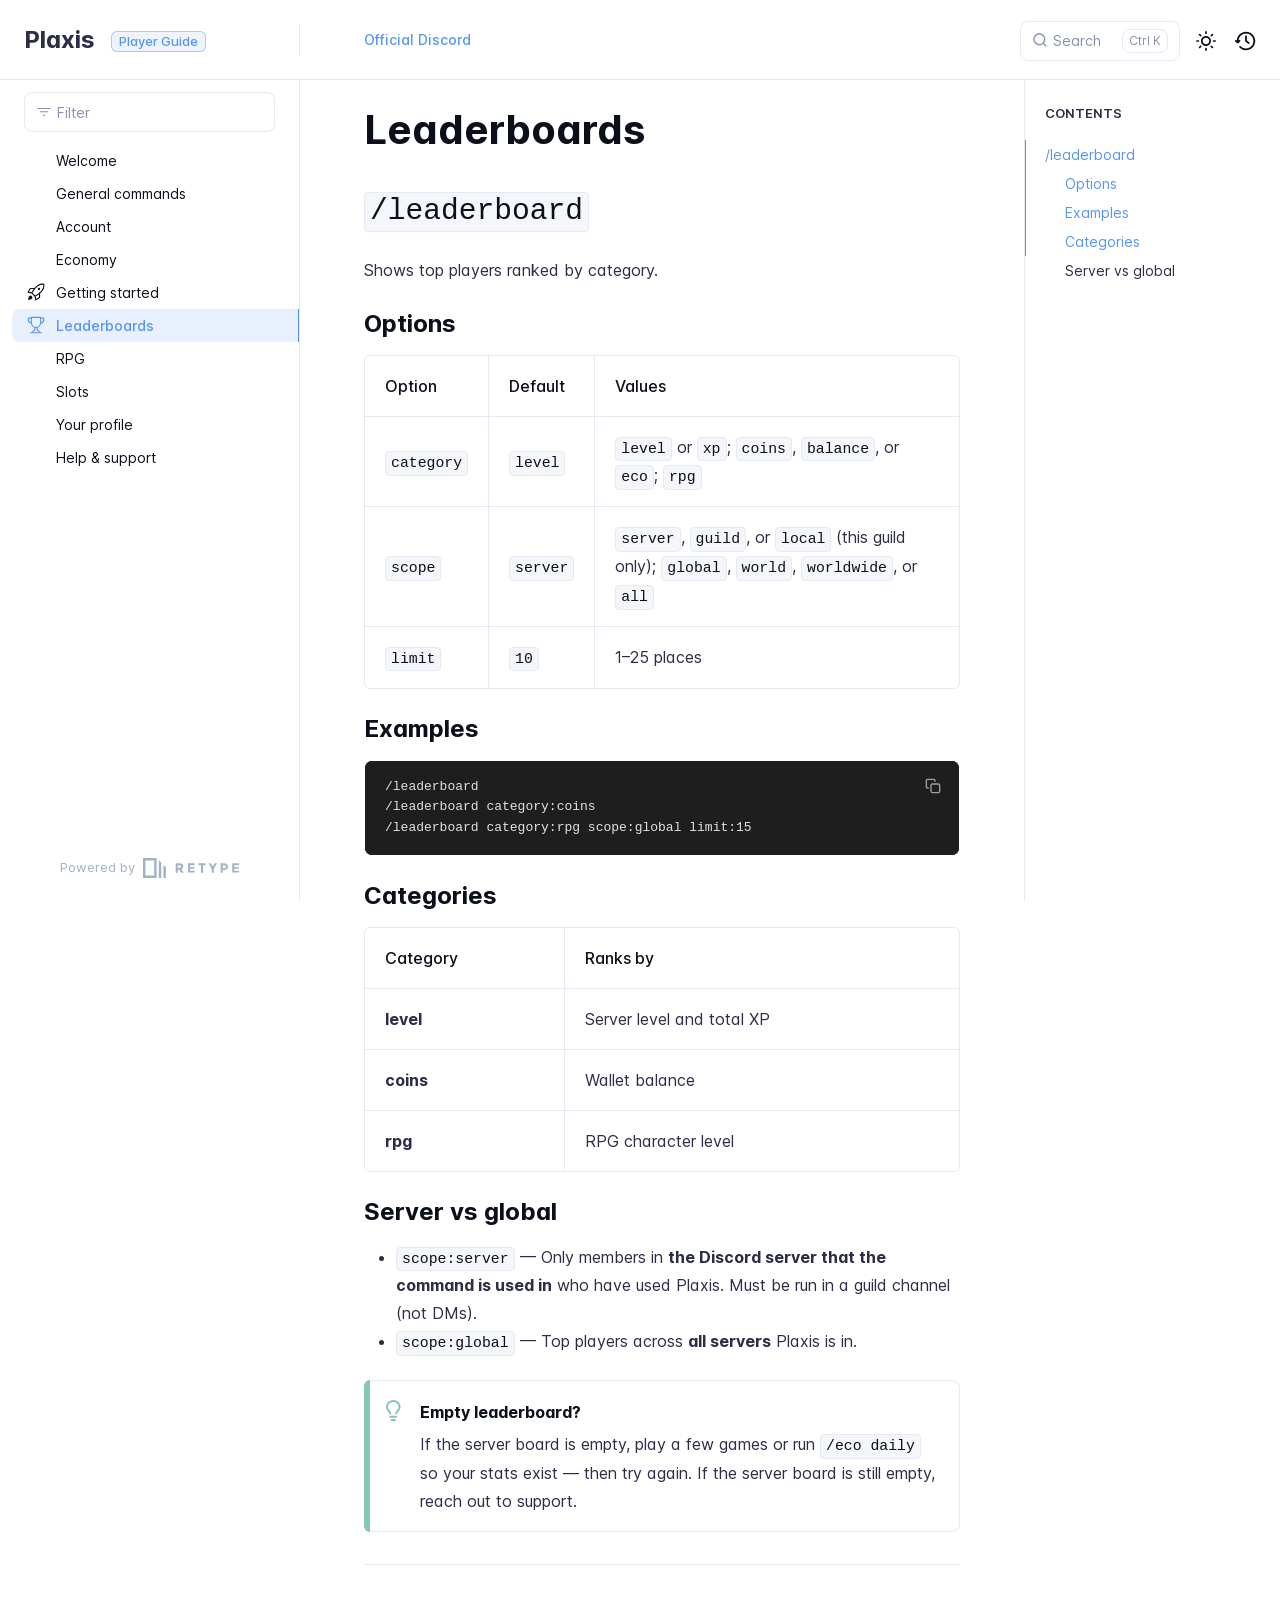
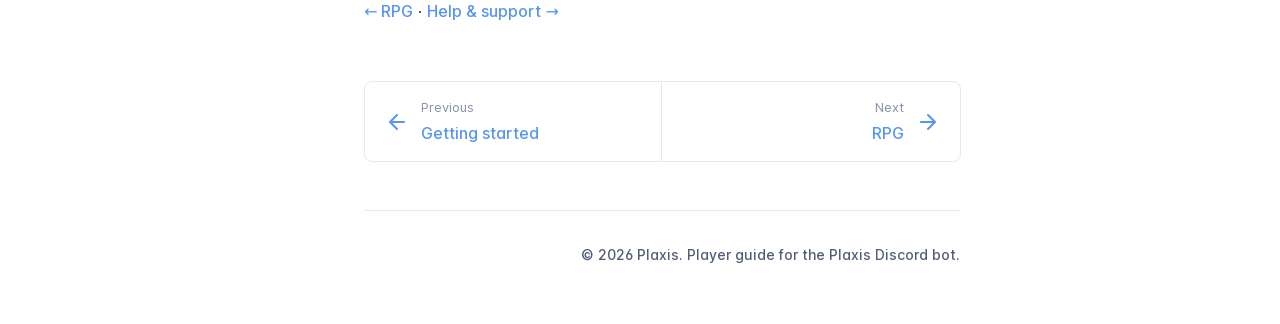
<file: leaderboards/index.html>
<!DOCTYPE html>
<html lang="en" class="h-full">
<head>
    <meta charset="UTF-8">
    <meta name="viewport" content="width=device-width,initial-scale=1">
    <meta name="color-scheme" content="light dark">
    <meta name="turbo-cache-control" content="no-cache" data-turbo-track="reload" data-track-token="4.0.0.832812169853">

    <!-- See retype.com -->
    <meta name="generator" content="Retype 4.0.0">

    <!-- Primary Meta Tags -->
    <title>Leaderboards</title>
    <meta name="title" content="Leaderboards">
    <meta name="description" content="Shows top players ranked by category.">

    <!-- Canonical -->
    <link rel="canonical" href="https://plaxis.bot/leaderboards/">

    <!-- Open Graph -->
    <meta property="og:type" content="website">
    <meta property="og:url" content="https://plaxis.bot/leaderboards/">
    <meta property="og:title" content="Leaderboards">
    <meta property="og:description" content="Shows top players ranked by category.">
    <meta property="og:site_name" content="Plaxis">
    <meta property="og:locale" content="en_US">

    <script data-cfasync="false">(function(){var cl=document.documentElement.classList,ls=localStorage.getItem("retype_scheme"),hd=cl.contains("dark"),hl=cl.contains("light"),wm=window.matchMedia&&window.matchMedia("(prefers-color-scheme: dark)").matches;if(ls==="dark"||(!ls&&wm&&!hd&&!hl)){cl.remove("light");cl.add("dark")}else if(ls==="light"||(!ls&&!wm&&!hd&&!hl)){cl.remove("dark");cl.add("light")}})();</script>

    <link href="../resources/css/retype.css?v=4.0.0.832812169853" rel="stylesheet">

    <script data-cfasync="false" src="../resources/js/config.js?v=4.0.0.832812169853" data-turbo-eval="false" defer></script>
    <script data-cfasync="false" src="../resources/js/retype.js?v=4.0.0" data-turbo-eval="false" defer></script>
    <script id="lunr-js" data-cfasync="false" src="../resources/js/lunr.js?v=4.0.0.832812169853" data-turbo-eval="false" defer></script>
</head>
<body>
    <div id="retype-app" class="relative text-base antialiased text-base-text bg-base-bg font-body">
    <div class="absolute bottom-0 left-0" style="top: 5rem; right: 50%"></div>

    <header id="retype-header" class="sticky top-0 z-30 flex w-full h-16 bg-header-bg border-b border-header-border md:h-20">
        <div class="container relative flex items-center justify-between pr-6 grow md:justify-start">
            <!-- Mobile menu button skeleton -->
            <button v-cloak class="skeleton retype-mobile-menu-button flex items-center justify-center shrink-0 overflow-hidden dark:text-white focus:outline-hidden rounded-full w-10 h-10 ml-3.5 md:hidden"><svg xmlns="http://www.w3.org/2000/svg" class="mb-px shrink-0" width="24" height="24" viewBox="0 0 24 24" role="presentation" style="margin-bottom: 0px;"><g fill="currentColor"><path d="M2 4h20v2H2zM2 11h20v2H2zM2 18h20v2H2z"></path></g></svg></button>
            <div v-cloak id="retype-sidebar-left-toggle-button"></div>
    
            <!-- Logo -->
            <div class="flex items-center justify-between h-full py-2 md:w-75">
                <div class="flex items-center px-2 md:px-6">
                    <a id="retype-branding-logo" href="../" class="flex items-center leading-snug text-2xl">
                        <span class="dark:text-white font-bold line-clamp-1 md:line-clamp-2">Plaxis</span>
                    </a><span id="retype-branding-label" class="inline-flex mt-1 px-2 py-1 ml-4 text-xs font-medium leading-none items-center rounded-md bg-branding-label-bg text-branding-label-text ring-1 ring-branding-label-border ring-inset md:inline-block">Player Guide</span>
                </div>
    
                <span class="hidden h-8 border-r md:inline-block border-base-border"></span>
            </div>
    
            <div class="flex justify-between md:grow">
                <!-- Top Nav -->
                <nav id="retype-header-nav" class="hidden md:flex">
                    <ul class="flex flex-col mb-4 md:pl-16 md:mb-0 md:flex-row md:items-center">
                        <li class="mr-6">
                            <a class="py-2 md:mb-0 inline-flex items-center text-sm whitespace-nowrap transition-colors duration-200 ease-linear md:text-header-text font-header-text hover:text-header-text-hover" href="https://discord.gg/WU4X3zTwJq">Official Discord</a>
                        </li>
    
                    </ul>
                </nav>
    
                <div v-cloak class="flex justify-end grow">
                    <div id="retype-mobile-search-button"></div>
                    <doc-search-desktop></doc-search-desktop>
    
                    <doc-theme-switch class="lg:ml-2"></doc-theme-switch>
                    <doc-history></doc-history>
                </div>
            </div>
        </div>
    </header>


    <div id="retype-container" class="container relative flex bg-white">
        <!-- Sidebar Skeleton -->
        <div v-cloak class="fixed flex flex-col shrink-0 duration-300 ease-in-out bg-sidebar-left-bg border-sidebar-left-border sidebar top-20 w-75 border-r h-screen md:sticky transition-transform skeleton">
        
            <div class="flex items-center h-16 px-6">
                <input id="retype-filter-input-mock" class="w-full h-10 pl-8 px-3 py-2 transition-colors duration-200 ease-linear bg-filter-bg border border-filter-border rounded-lg shadow-none md:text-sm hover:border-filter-border-hover focus:outline-hidden focus:border-filter-border-focus placeholder-filter-placeholder" type="text">
            </div>
        
            <div class="pl-6 mt-1 mb-4">
                <div class="w-32 h-3 mb-4 bg-skeleton-bg rounded-full loading"></div>
                <div class="w-48 h-3 mb-4 bg-skeleton-bg rounded-full loading"></div>
                <div class="w-40 h-3 mb-4 bg-skeleton-bg rounded-full loading"></div>
                <div class="w-32 h-3 mb-4 bg-skeleton-bg rounded-full loading"></div>
                <div class="w-48 h-3 mb-4 bg-skeleton-bg rounded-full loading"></div>
                <div class="w-40 h-3 mb-4 bg-skeleton-bg rounded-full loading"></div>
            </div>
        
            <div class="shrink-0 mt-auto bg-transparent dark:border-base-border">
                <a class="flex items-center justify-center flex-nowrap h-16 text-gray-350 dark:text-dark-400 hover:text-gray-600 dark:hover:text-dark-300 transition-colors duration-150 ease-in docs-powered-by" target="_blank" href="https://retype.com/" rel="noopener">
                    <span class="text-xs whitespace-nowrap">Powered by</span>
                    <svg xmlns="http://www.w3.org/2000/svg" class="ml-2" fill="currentColor" width="96" height="20" overflow="visible"><path d="M0 0v20h13.59V0H0zm11.15 17.54H2.44V2.46h8.71v15.08zM15.8 20h2.44V4.67L15.8 2.22zM20.45 6.89V20h2.44V9.34z"/><g><path d="M40.16 8.44c0 1.49-.59 2.45-1.75 2.88l2.34 3.32h-2.53l-2.04-2.96h-1.43v2.96h-2.06V5.36h3.5c1.43 0 2.46.24 3.07.73s.9 1.27.9 2.35zm-2.48 1.1c.26-.23.38-.59.38-1.09 0-.5-.13-.84-.4-1.03s-.73-.28-1.39-.28h-1.54v2.75h1.5c.72 0 1.2-.12 1.45-.35zM51.56 5.36V7.2h-4.59v1.91h4.13v1.76h-4.13v1.92h4.74v1.83h-6.79V5.36h6.64zM60.09 7.15v7.48h-2.06V7.15h-2.61V5.36h7.28v1.79h-2.61zM70.81 14.64h-2.06v-3.66l-3.19-5.61h2.23l1.99 3.45 1.99-3.45H74l-3.19 5.61v3.66zM83.99 6.19c.65.55.97 1.4.97 2.55s-.33 1.98-1 2.51-1.68.8-3.04.8h-1.23v2.59h-2.06V5.36h3.26c1.42 0 2.45.28 3.1.83zm-1.51 3.65c.25-.28.37-.69.37-1.22s-.16-.92-.48-1.14c-.32-.23-.82-.34-1.5-.34H79.7v3.12h1.38c.68 0 1.15-.14 1.4-.42zM95.85 5.36V7.2h-4.59v1.91h4.13v1.76h-4.13v1.92H96v1.83h-6.79V5.36h6.64z"/></g></svg>
                </a>
            </div>
        </div>
        
        <!-- Sidebar component -->
        <doc-sidebar v-cloak>
            <template #sidebar-footer>
                <div class="shrink-0 mt-auto border-t md:bg-transparent md:border-none dark:border-base-border">
        
                    <div class="py-3 px-6 md:hidden border-b dark:border-base-border">
                        <nav>
                            <ul class="flex flex-wrap justify-center items-center">
                                <li class="mr-6">
                                    <a class="block py-1 inline-flex items-center text-sm whitespace-nowrap transition-colors duration-200 ease-linear md:text-header-text font-header-text hover:text-header-text-hover" href="https://discord.gg/WU4X3zTwJq">Official Discord</a>
                                </li>
        
                            </ul>
                        </nav>
                    </div>
        
                    <a class="flex items-center justify-center flex-nowrap h-16 text-gray-350 dark:text-dark-400 hover:text-gray-600 dark:hover:text-dark-300 transition-colors duration-150 ease-in docs-powered-by" target="_blank" href="https://retype.com/" rel="noopener">
                        <span class="text-xs whitespace-nowrap">Powered by</span>
                        <svg xmlns="http://www.w3.org/2000/svg" class="ml-2" fill="currentColor" width="96" height="20" overflow="visible"><path d="M0 0v20h13.59V0H0zm11.15 17.54H2.44V2.46h8.71v15.08zM15.8 20h2.44V4.67L15.8 2.22zM20.45 6.89V20h2.44V9.34z"/><g><path d="M40.16 8.44c0 1.49-.59 2.45-1.75 2.88l2.34 3.32h-2.53l-2.04-2.96h-1.43v2.96h-2.06V5.36h3.5c1.43 0 2.46.24 3.07.73s.9 1.27.9 2.35zm-2.48 1.1c.26-.23.38-.59.38-1.09 0-.5-.13-.84-.4-1.03s-.73-.28-1.39-.28h-1.54v2.75h1.5c.72 0 1.2-.12 1.45-.35zM51.56 5.36V7.2h-4.59v1.91h4.13v1.76h-4.13v1.92h4.74v1.83h-6.79V5.36h6.64zM60.09 7.15v7.48h-2.06V7.15h-2.61V5.36h7.28v1.79h-2.61zM70.81 14.64h-2.06v-3.66l-3.19-5.61h2.23l1.99 3.45 1.99-3.45H74l-3.19 5.61v3.66zM83.99 6.19c.65.55.97 1.4.97 2.55s-.33 1.98-1 2.51-1.68.8-3.04.8h-1.23v2.59h-2.06V5.36h3.26c1.42 0 2.45.28 3.1.83zm-1.51 3.65c.25-.28.37-.69.37-1.22s-.16-.92-.48-1.14c-.32-.23-.82-.34-1.5-.34H79.7v3.12h1.38c.68 0 1.15-.14 1.4-.42zM95.85 5.36V7.2h-4.59v1.91h4.13v1.76h-4.13v1.92H96v1.83h-6.79V5.36h6.64z"/></g></svg>
                    </a>
                </div>
            </template>
        </doc-sidebar>

        <div class="grow min-w-0 bg-body-bg">
            <!-- Render "toolbar" template here on api pages --><!-- Render page content -->
<div class="flex">
    <div id="retype-main" class="min-w-0 p-4 grow md:px-16">
        <main class="relative pb-12 lg:pt-2">
            <div class="retype-markdown" id="retype-content">
                <!-- Rendered if sidebar right is enabled -->
                <div id="retype-sidebar-right-toggle"></div>
                <!-- Page content  -->
<doc-anchor-target id="leaderboards" class="break-words">
    <h1>
        <doc-anchor-trigger class="header-anchor-trigger" to="#leaderboards">#</doc-anchor-trigger>
        <span>Leaderboards</span>
    </h1>
</doc-anchor-target>
<doc-anchor-target id="leaderboard">
    <h2>
        <doc-anchor-trigger class="header-anchor-trigger" to="#leaderboard">#</doc-anchor-trigger>
        <span><code translate="no" v-pre>/leaderboard</code></span>
    </h2>
</doc-anchor-target>
<p>Shows top players ranked by category.</p>
<doc-anchor-target id="options">
    <h3>
        <doc-anchor-trigger class="header-anchor-trigger" to="#options">#</doc-anchor-trigger>
        <span>Options</span>
    </h3>
</doc-anchor-target>
<div class="table-wrapper scrollbar overflow-hidden">
<table class="comfortable">
<thead>
<tr>
<th>Option</th>
<th>Default</th>
<th>Values</th>
</tr>
</thead>
<tbody>
<tr>
<td><code translate="no" v-pre>category</code></td>
<td><code translate="no" v-pre>level</code></td>
<td><code translate="no" v-pre>level</code> or <code translate="no" v-pre>xp</code>; <code translate="no" v-pre>coins</code>, <code translate="no" v-pre>balance</code>, or <code translate="no" v-pre>eco</code>; <code translate="no" v-pre>rpg</code></td>
</tr>
<tr>
<td><code translate="no" v-pre>scope</code></td>
<td><code translate="no" v-pre>server</code></td>
<td><code translate="no" v-pre>server</code>, <code translate="no" v-pre>guild</code>, or <code translate="no" v-pre>local</code> (this guild only); <code translate="no" v-pre>global</code>, <code translate="no" v-pre>world</code>, <code translate="no" v-pre>worldwide</code>, or <code translate="no" v-pre>all</code></td>
</tr>
<tr>
<td><code translate="no" v-pre>limit</code></td>
<td><code translate="no" v-pre>10</code></td>
<td>1–25 places</td>
</tr>
</tbody>
</table>
</div>
<doc-anchor-target id="examples">
    <h3>
        <doc-anchor-trigger class="header-anchor-trigger" to="#examples">#</doc-anchor-trigger>
        <span>Examples</span>
    </h3>
</doc-anchor-target>
<div class="codeblock-wrapper"><doc-codeblock>
<pre translate="no" class="language-none"><code v-pre class="language-none">/leaderboard
/leaderboard category:coins
/leaderboard category:rpg scope:global limit:15</code></pre>
</doc-codeblock></div>
<doc-anchor-target id="categories">
    <h3>
        <doc-anchor-trigger class="header-anchor-trigger" to="#categories">#</doc-anchor-trigger>
        <span>Categories</span>
    </h3>
</doc-anchor-target>
<div class="table-wrapper scrollbar overflow-hidden">
<table class="comfortable">
<thead>
<tr>
<th>Category</th>
<th>Ranks by</th>
</tr>
</thead>
<tbody>
<tr>
<td><strong>level</strong></td>
<td>Server level and total XP</td>
</tr>
<tr>
<td><strong>coins</strong></td>
<td>Wallet balance</td>
</tr>
<tr>
<td><strong>rpg</strong></td>
<td>RPG character level</td>
</tr>
</tbody>
</table>
</div>
<doc-anchor-target id="server-vs-global">
    <h3>
        <doc-anchor-trigger class="header-anchor-trigger" to="#server-vs-global">#</doc-anchor-trigger>
        <span>Server vs global</span>
    </h3>
</doc-anchor-target>
<ul>
<li><strong><code translate="no" v-pre>scope:server</code></strong> — Only members in <strong>the Discord server that the command is used in</strong> who have used Plaxis. Must be run in a guild channel (not DMs).</li>
<li><strong><code translate="no" v-pre>scope:global</code></strong> — Top players across <strong>all servers</strong> Plaxis is in.</li>
</ul>
<div class="flex mb-6">
    <div class="shrink-0 w-1.5 rounded-tl-lg rounded-bl-lg bg-callout-tip"></div>
    <div class="flex w-full py-4 border border-l-0 rounded-tr-lg rounded-br-lg doc-callout bg-callout-base-bg border-callout-base-border" role="alert">
        <div class="flex items-center ml-4 h-7">
            <svg xmlns="http://www.w3.org/2000/svg" class="mb-px text-callout-tip" width="22" height="22" viewBox="0 0 24 24" role="presentation">
                <g fill="currentColor"><g>
                    <path d="M7.90625 2.15625C4.50944 2.15625 2.15625 4.58563 2.15625 7.54688C2.15625 8.96138 2.76575 9.88281 3.57075 10.8589L3.87837 11.2226C4.19894 11.6021 4.554 12.0218 4.84581 12.4416C5.25406 13.0324 5.61775 13.7296 5.7385 14.5834C5.76728 14.8608 5.68746 15.1386 5.51579 15.3583C5.34413 15.5781 5.09399 15.7228 4.8179 15.7621C4.5418 15.8013 4.26124 15.7321 4.03512 15.5689C3.809 15.4056 3.65493 15.1612 3.60525 14.8867C3.54775 14.4814 3.37094 14.1004 3.07338 13.6692C2.8306 13.3302 2.57055 13.0039 2.29425 12.6917C2.1735 12.5479 2.04556 12.397 1.909 12.2317C1.00769 11.1406 0 9.72613 0 7.54688C0 3.32062 3.39681 0 7.90625 0C12.4157 0 15.8125 3.32062 15.8125 7.54688C15.8125 9.72613 14.8048 11.1406 13.9035 12.2317C13.7669 12.397 13.639 12.5479 13.5183 12.6903C13.2207 13.0424 12.9677 13.3414 12.7406 13.6692C12.4416 14.1004 12.2662 14.4814 12.2087 14.8867C12.1557 15.1584 12.0003 15.3994 11.7747 15.5598C11.5492 15.7202 11.2706 15.7879 10.9965 15.7488C10.7225 15.7096 10.474 15.5667 10.3023 15.3496C10.1306 15.1325 10.0489 14.8577 10.074 14.582C10.1948 13.7296 10.5584 13.0324 10.9667 12.4416C11.2585 12.0218 11.6136 11.6021 11.9341 11.2226C12.0419 11.0961 12.1454 10.9739 12.2403 10.8589C13.0468 9.88281 13.6562 8.96138 13.6562 7.54688C13.6562 4.58563 11.3031 2.15625 7.90625 2.15625ZM4.67188 17.25H11.1406C11.4266 17.25 11.7008 17.3636 11.903 17.5658C12.1052 17.768 12.2188 18.0422 12.2188 18.3281C12.2188 18.6141 12.1052 18.8883 11.903 19.0905C11.7008 19.2927 11.4266 19.4062 11.1406 19.4062H4.67188C4.38594 19.4062 4.11171 19.2927 3.90953 19.0905C3.70734 18.8883 3.59375 18.6141 3.59375 18.3281C3.59375 18.0422 3.70734 17.768 3.90953 17.5658C4.11171 17.3636 4.38594 17.25 4.67188 17.25ZM5.03125 21.9219C5.03125 21.6359 5.14484 21.3617 5.34703 21.1595C5.54921 20.9573 5.82344 20.8438 6.10938 20.8438H9.70312C9.98906 20.8438 10.2633 20.9573 10.4655 21.1595C10.6677 21.3617 10.7812 21.6359 10.7812 21.9219C10.7812 22.2078 10.6677 22.482 10.4655 22.6842C10.2633 22.8864 9.98906 23 9.70312 23H6.10938C5.82344 23 5.54921 22.8864 5.34703 22.6842C5.14484 22.482 5.03125 22.2078 5.03125 21.9219Z" />
                </g></g>
            </svg>
        </div>
        <div class="pr-5 ml-3 w-full">
            <h5>Empty leaderboard?</h5>
<p>If the server board is empty, play a few games or run <code translate="no" v-pre>/eco daily</code> so your stats exist — then try again. If the server board is still empty, reach out to support.</p>
        </div>
    </div>
</div>
<hr>
<p><a href="../rpg/">← RPG</a> · <a href="../support/">Help &amp; support →</a></p>

                
                <!-- Required only on API pages -->
                <doc-toolbar-member-filter-no-results></doc-toolbar-member-filter-no-results>
            </div>
            <footer id="retype-content-footer" class="clear-both">
            
                <nav id="retype-nextprev" class="print:hidden flex mt-14">
                    <div class="w-1/2">
                        <a class="px-5 py-4 h-full flex items-center break-normal font-medium text-body-link border border-base-border hover:border-base-border-hover rounded-l-lg transition-colors duration-150 relative hover:z-5" href="../getting-started/">
                            <svg xmlns="http://www.w3.org/2000/svg" class="mr-3" width="24" height="24" viewBox="0 0 24 24" fill="currentColor" overflow="visible"><path d="M19 11H7.41l5.29-5.29a.996.996 0 10-1.41-1.41l-7 7a1 1 0 000 1.42l7 7a1.024 1.024 0 001.42-.01.996.996 0 000-1.41L7.41 13H19c.55 0 1-.45 1-1s-.45-1-1-1z" /><path fill="none" d="M0 0h24v24H0z" /></svg>
                            <span>
                                <span class="block text-xs font-normal text-base-text-muted">Previous</span>
                                <span class="block mt-1">Getting started</span>
                            </span>
                        </a>
                    </div>
            
                    <div class="w-1/2">
                        <a class="px-5 py-4 -mx-px h-full flex items-center justify-end break-normal font-medium text-body-link border border-base-border hover:border-base-border-hover rounded-r-lg transition-colors duration-150 relative hover:z-5" href="../rpg/">
                            <span>
                                <span class="block text-xs font-normal text-right text-base-text-muted">Next</span>
                                <span class="block mt-1">RPG</span>
                            </span>
                            <svg xmlns="http://www.w3.org/2000/svg" class="ml-3" width="24" height="24" viewBox="0 0 24 24" fill="currentColor" overflow="visible"><path d="M19.92 12.38a1 1 0 00-.22-1.09l-7-7a.996.996 0 10-1.41 1.41l5.3 5.3H5c-.55 0-1 .45-1 1s.45 1 1 1h11.59l-5.29 5.29a.996.996 0 000 1.41c.19.2.44.3.7.3s.51-.1.71-.29l7-7c.09-.09.16-.21.21-.33z" /><path fill="none" d="M0 0h24v24H0z" /></svg>
                        </a>
                    </div>
                </nav>
            </footer>
        </main>

        <div id="retype-page-footer" class="print:border-none border-t border-base-border pt-6 mb-8">
            <footer class="flex flex-wrap items-center justify-between print:justify-center">
                <div id="retype-footer-links" class="print:hidden">
                    <ul class="flex flex-wrap items-center text-sm">
                    </ul>
                </div>
                <div id="retype-copyright" class="print:justify-center py-2 text-footer-text font-footer-link text-sm leading-relaxed"><p>© 2026 Plaxis. Player guide for the Plaxis Discord bot.</p></div>
            </footer>
        </div>
    </div>

    <!-- Rendered if sidebar right is enabled -->
    <!-- Sidebar right skeleton-->
    <div v-cloak class="fixed top-0 bottom-0 right-0 translate-x-full bg-sidebar-right-bg border-sidebar-right-border lg:sticky lg:border-l lg:shrink-0 lg:pt-6 lg:translate-x-0 sm:w-1/2 lg:w-64 lg:z-0 md:w-104 sidebar-right skeleton">
        <div class="pl-5">
            <div class="w-32 h-3 mb-4 bg-skeleton-bg rounded-full loading"></div>
            <div class="w-48 h-3 mb-4 bg-skeleton-bg rounded-full loading"></div>
            <div class="w-40 h-3 mb-4 bg-skeleton-bg rounded-full loading"></div>
        </div>
    </div>

    <!-- User should be able to hide sidebar right -->
    <doc-sidebar-right v-cloak></doc-sidebar-right>
</div>

        </div>
    </div>

    <doc-search-mobile></doc-search-mobile>
    <doc-back-to-top></doc-back-to-top>
</div>


    <div id="retype-overlay-target"></div>

    <script data-cfasync="false">window.__DOCS__ = { "title": "Leaderboards", level: 1, icon: "file", hasPrism: false, hasMermaid: false, hasMath: false, tocDepth: 23 }</script>
</body>
</html>
</file>
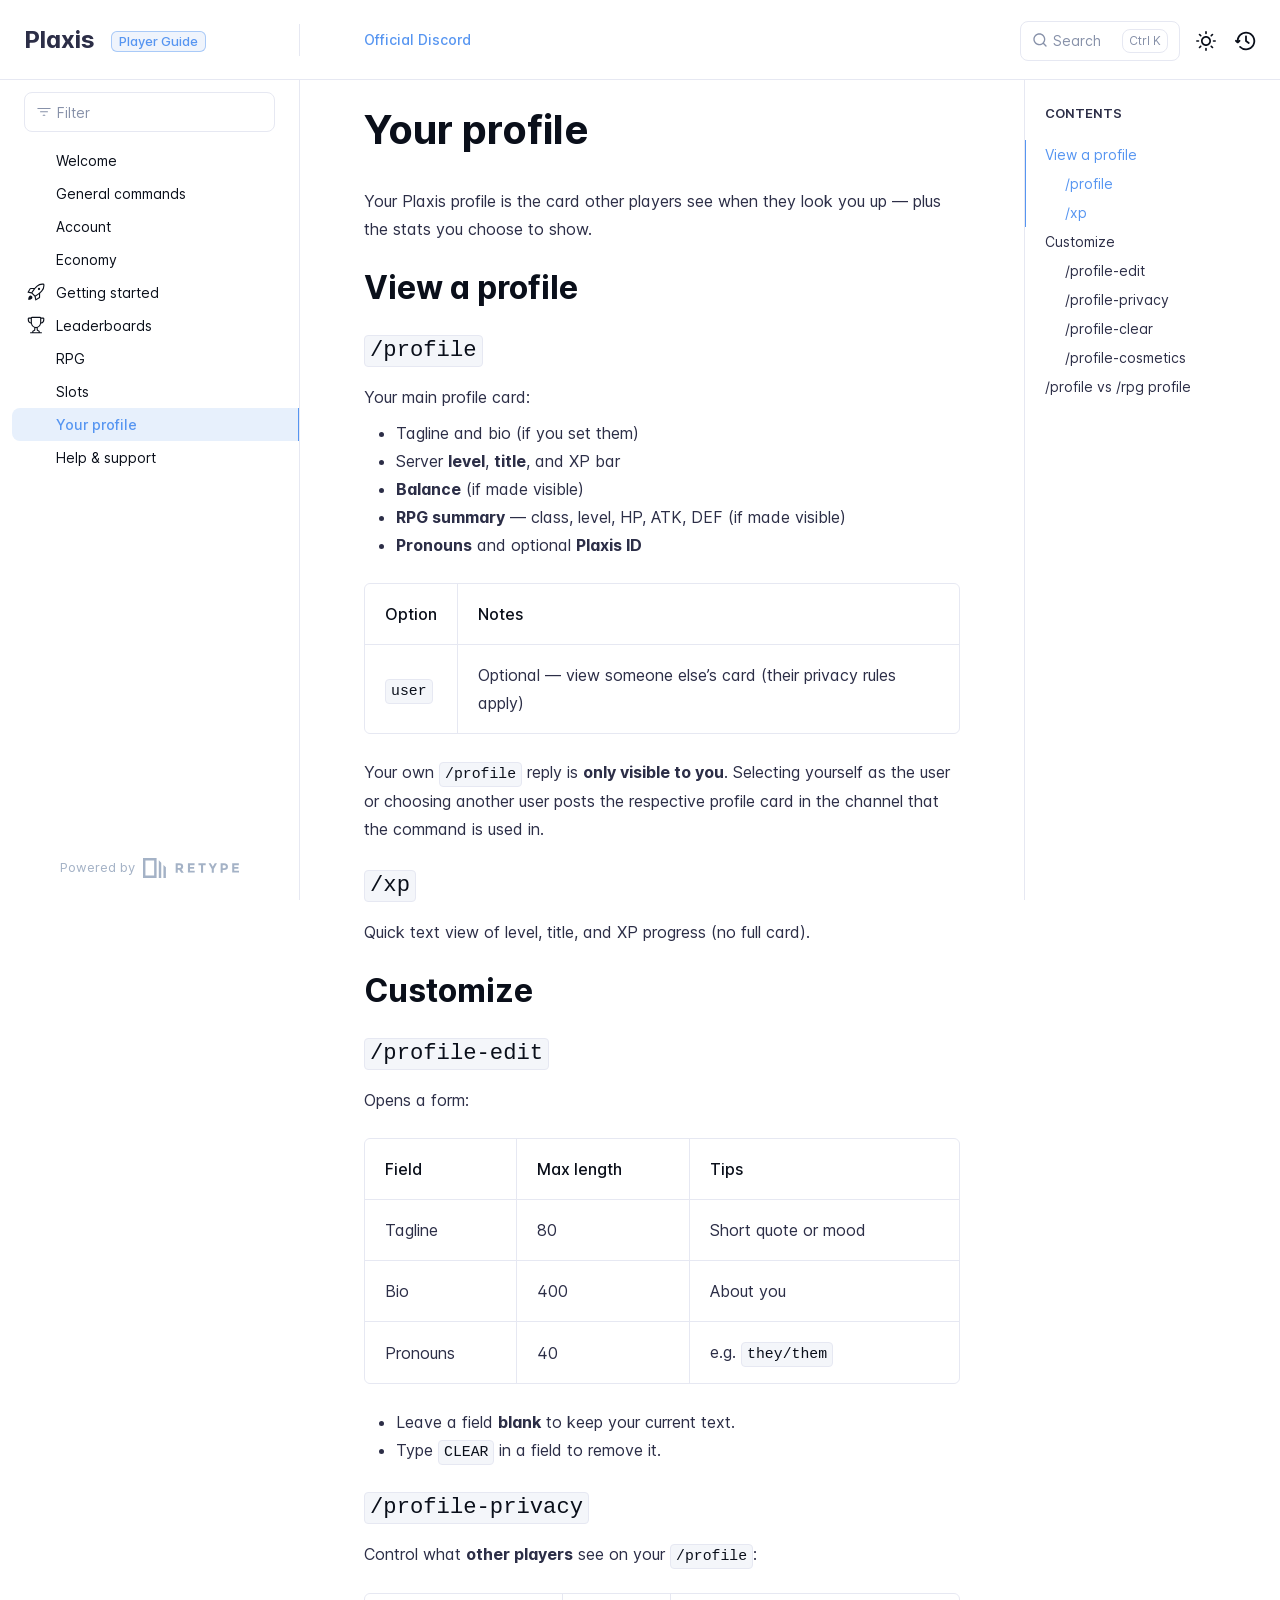
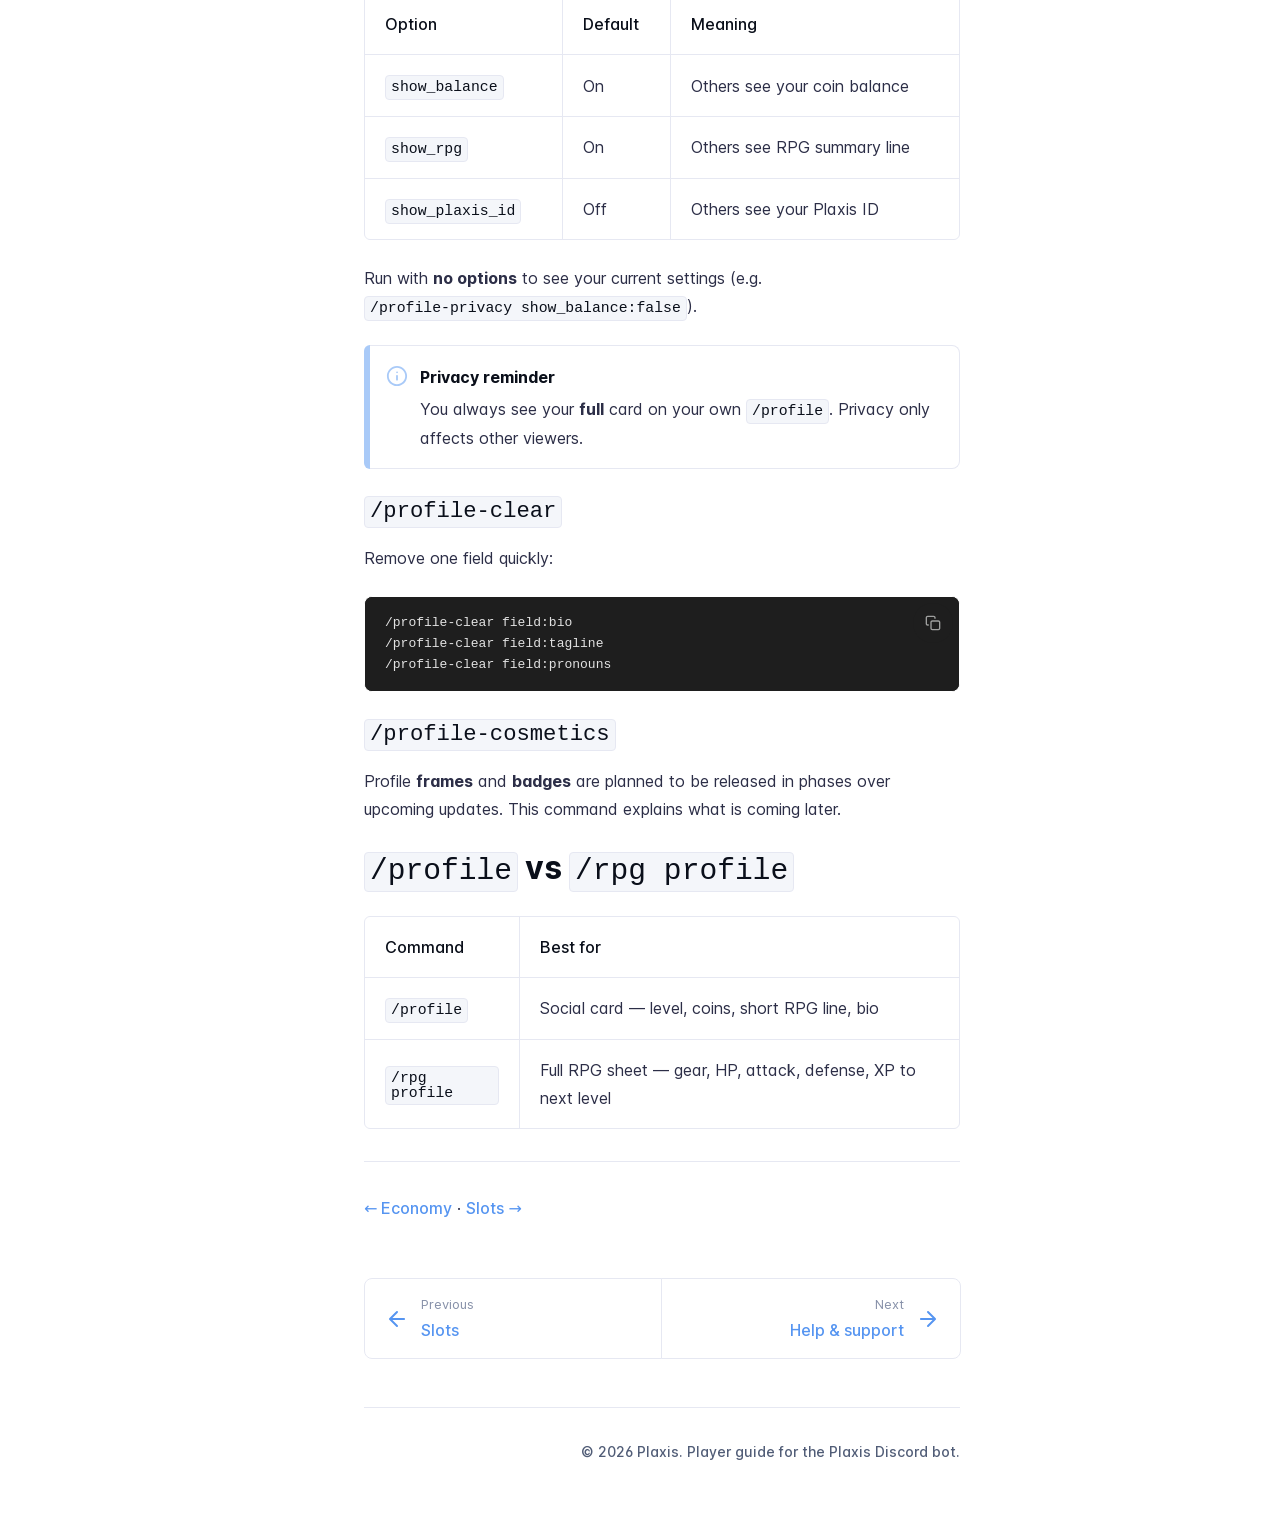
<file: profile/index.html>
<!DOCTYPE html>
<html lang="en" class="h-full">
<head>
    <meta charset="UTF-8">
    <meta name="viewport" content="width=device-width,initial-scale=1">
    <meta name="color-scheme" content="light dark">
    <meta name="turbo-cache-control" content="no-cache" data-turbo-track="reload" data-track-token="4.0.0.832812169853">

    <!-- See retype.com -->
    <meta name="generator" content="Retype 4.0.0">

    <!-- Primary Meta Tags -->
    <title>Your profile</title>
    <meta name="title" content="Your profile">
    <meta name="description" content="Your Plaxis profile is the card other players see when they look you up — plus the stats you choose to show.">

    <!-- Canonical -->
    <link rel="canonical" href="https://plaxis.bot/profile/">

    <!-- Open Graph -->
    <meta property="og:type" content="website">
    <meta property="og:url" content="https://plaxis.bot/profile/">
    <meta property="og:title" content="Your profile">
    <meta property="og:description" content="Your Plaxis profile is the card other players see when they look you up — plus the stats you choose to show.">
    <meta property="og:site_name" content="Plaxis">
    <meta property="og:locale" content="en_US">

    <script data-cfasync="false">(function(){var cl=document.documentElement.classList,ls=localStorage.getItem("retype_scheme"),hd=cl.contains("dark"),hl=cl.contains("light"),wm=window.matchMedia&&window.matchMedia("(prefers-color-scheme: dark)").matches;if(ls==="dark"||(!ls&&wm&&!hd&&!hl)){cl.remove("light");cl.add("dark")}else if(ls==="light"||(!ls&&!wm&&!hd&&!hl)){cl.remove("dark");cl.add("light")}})();</script>

    <link href="../resources/css/retype.css?v=4.0.0.832812169853" rel="stylesheet">

    <script data-cfasync="false" src="../resources/js/config.js?v=4.0.0.832812169853" data-turbo-eval="false" defer></script>
    <script data-cfasync="false" src="../resources/js/retype.js?v=4.0.0" data-turbo-eval="false" defer></script>
    <script id="lunr-js" data-cfasync="false" src="../resources/js/lunr.js?v=4.0.0.832812169853" data-turbo-eval="false" defer></script>
</head>
<body>
    <div id="retype-app" class="relative text-base antialiased text-base-text bg-base-bg font-body">
    <div class="absolute bottom-0 left-0" style="top: 5rem; right: 50%"></div>

    <header id="retype-header" class="sticky top-0 z-30 flex w-full h-16 bg-header-bg border-b border-header-border md:h-20">
        <div class="container relative flex items-center justify-between pr-6 grow md:justify-start">
            <!-- Mobile menu button skeleton -->
            <button v-cloak class="skeleton retype-mobile-menu-button flex items-center justify-center shrink-0 overflow-hidden dark:text-white focus:outline-hidden rounded-full w-10 h-10 ml-3.5 md:hidden"><svg xmlns="http://www.w3.org/2000/svg" class="mb-px shrink-0" width="24" height="24" viewBox="0 0 24 24" role="presentation" style="margin-bottom: 0px;"><g fill="currentColor"><path d="M2 4h20v2H2zM2 11h20v2H2zM2 18h20v2H2z"></path></g></svg></button>
            <div v-cloak id="retype-sidebar-left-toggle-button"></div>
    
            <!-- Logo -->
            <div class="flex items-center justify-between h-full py-2 md:w-75">
                <div class="flex items-center px-2 md:px-6">
                    <a id="retype-branding-logo" href="../" class="flex items-center leading-snug text-2xl">
                        <span class="dark:text-white font-bold line-clamp-1 md:line-clamp-2">Plaxis</span>
                    </a><span id="retype-branding-label" class="inline-flex mt-1 px-2 py-1 ml-4 text-xs font-medium leading-none items-center rounded-md bg-branding-label-bg text-branding-label-text ring-1 ring-branding-label-border ring-inset md:inline-block">Player Guide</span>
                </div>
    
                <span class="hidden h-8 border-r md:inline-block border-base-border"></span>
            </div>
    
            <div class="flex justify-between md:grow">
                <!-- Top Nav -->
                <nav id="retype-header-nav" class="hidden md:flex">
                    <ul class="flex flex-col mb-4 md:pl-16 md:mb-0 md:flex-row md:items-center">
                        <li class="mr-6">
                            <a class="py-2 md:mb-0 inline-flex items-center text-sm whitespace-nowrap transition-colors duration-200 ease-linear md:text-header-text font-header-text hover:text-header-text-hover" href="https://discord.gg/WU4X3zTwJq">Official Discord</a>
                        </li>
    
                    </ul>
                </nav>
    
                <div v-cloak class="flex justify-end grow">
                    <div id="retype-mobile-search-button"></div>
                    <doc-search-desktop></doc-search-desktop>
    
                    <doc-theme-switch class="lg:ml-2"></doc-theme-switch>
                    <doc-history></doc-history>
                </div>
            </div>
        </div>
    </header>


    <div id="retype-container" class="container relative flex bg-white">
        <!-- Sidebar Skeleton -->
        <div v-cloak class="fixed flex flex-col shrink-0 duration-300 ease-in-out bg-sidebar-left-bg border-sidebar-left-border sidebar top-20 w-75 border-r h-screen md:sticky transition-transform skeleton">
        
            <div class="flex items-center h-16 px-6">
                <input id="retype-filter-input-mock" class="w-full h-10 pl-8 px-3 py-2 transition-colors duration-200 ease-linear bg-filter-bg border border-filter-border rounded-lg shadow-none md:text-sm hover:border-filter-border-hover focus:outline-hidden focus:border-filter-border-focus placeholder-filter-placeholder" type="text">
            </div>
        
            <div class="pl-6 mt-1 mb-4">
                <div class="w-32 h-3 mb-4 bg-skeleton-bg rounded-full loading"></div>
                <div class="w-48 h-3 mb-4 bg-skeleton-bg rounded-full loading"></div>
                <div class="w-40 h-3 mb-4 bg-skeleton-bg rounded-full loading"></div>
                <div class="w-32 h-3 mb-4 bg-skeleton-bg rounded-full loading"></div>
                <div class="w-48 h-3 mb-4 bg-skeleton-bg rounded-full loading"></div>
                <div class="w-40 h-3 mb-4 bg-skeleton-bg rounded-full loading"></div>
            </div>
        
            <div class="shrink-0 mt-auto bg-transparent dark:border-base-border">
                <a class="flex items-center justify-center flex-nowrap h-16 text-gray-350 dark:text-dark-400 hover:text-gray-600 dark:hover:text-dark-300 transition-colors duration-150 ease-in docs-powered-by" target="_blank" href="https://retype.com/" rel="noopener">
                    <span class="text-xs whitespace-nowrap">Powered by</span>
                    <svg xmlns="http://www.w3.org/2000/svg" class="ml-2" fill="currentColor" width="96" height="20" overflow="visible"><path d="M0 0v20h13.59V0H0zm11.15 17.54H2.44V2.46h8.71v15.08zM15.8 20h2.44V4.67L15.8 2.22zM20.45 6.89V20h2.44V9.34z"/><g><path d="M40.16 8.44c0 1.49-.59 2.45-1.75 2.88l2.34 3.32h-2.53l-2.04-2.96h-1.43v2.96h-2.06V5.36h3.5c1.43 0 2.46.24 3.07.73s.9 1.27.9 2.35zm-2.48 1.1c.26-.23.38-.59.38-1.09 0-.5-.13-.84-.4-1.03s-.73-.28-1.39-.28h-1.54v2.75h1.5c.72 0 1.2-.12 1.45-.35zM51.56 5.36V7.2h-4.59v1.91h4.13v1.76h-4.13v1.92h4.74v1.83h-6.79V5.36h6.64zM60.09 7.15v7.48h-2.06V7.15h-2.61V5.36h7.28v1.79h-2.61zM70.81 14.64h-2.06v-3.66l-3.19-5.61h2.23l1.99 3.45 1.99-3.45H74l-3.19 5.61v3.66zM83.99 6.19c.65.55.97 1.4.97 2.55s-.33 1.98-1 2.51-1.68.8-3.04.8h-1.23v2.59h-2.06V5.36h3.26c1.42 0 2.45.28 3.1.83zm-1.51 3.65c.25-.28.37-.69.37-1.22s-.16-.92-.48-1.14c-.32-.23-.82-.34-1.5-.34H79.7v3.12h1.38c.68 0 1.15-.14 1.4-.42zM95.85 5.36V7.2h-4.59v1.91h4.13v1.76h-4.13v1.92H96v1.83h-6.79V5.36h6.64z"/></g></svg>
                </a>
            </div>
        </div>
        
        <!-- Sidebar component -->
        <doc-sidebar v-cloak>
            <template #sidebar-footer>
                <div class="shrink-0 mt-auto border-t md:bg-transparent md:border-none dark:border-base-border">
        
                    <div class="py-3 px-6 md:hidden border-b dark:border-base-border">
                        <nav>
                            <ul class="flex flex-wrap justify-center items-center">
                                <li class="mr-6">
                                    <a class="block py-1 inline-flex items-center text-sm whitespace-nowrap transition-colors duration-200 ease-linear md:text-header-text font-header-text hover:text-header-text-hover" href="https://discord.gg/WU4X3zTwJq">Official Discord</a>
                                </li>
        
                            </ul>
                        </nav>
                    </div>
        
                    <a class="flex items-center justify-center flex-nowrap h-16 text-gray-350 dark:text-dark-400 hover:text-gray-600 dark:hover:text-dark-300 transition-colors duration-150 ease-in docs-powered-by" target="_blank" href="https://retype.com/" rel="noopener">
                        <span class="text-xs whitespace-nowrap">Powered by</span>
                        <svg xmlns="http://www.w3.org/2000/svg" class="ml-2" fill="currentColor" width="96" height="20" overflow="visible"><path d="M0 0v20h13.59V0H0zm11.15 17.54H2.44V2.46h8.71v15.08zM15.8 20h2.44V4.67L15.8 2.22zM20.45 6.89V20h2.44V9.34z"/><g><path d="M40.16 8.44c0 1.49-.59 2.45-1.75 2.88l2.34 3.32h-2.53l-2.04-2.96h-1.43v2.96h-2.06V5.36h3.5c1.43 0 2.46.24 3.07.73s.9 1.27.9 2.35zm-2.48 1.1c.26-.23.38-.59.38-1.09 0-.5-.13-.84-.4-1.03s-.73-.28-1.39-.28h-1.54v2.75h1.5c.72 0 1.2-.12 1.45-.35zM51.56 5.36V7.2h-4.59v1.91h4.13v1.76h-4.13v1.92h4.74v1.83h-6.79V5.36h6.64zM60.09 7.15v7.48h-2.06V7.15h-2.61V5.36h7.28v1.79h-2.61zM70.81 14.64h-2.06v-3.66l-3.19-5.61h2.23l1.99 3.45 1.99-3.45H74l-3.19 5.61v3.66zM83.99 6.19c.65.55.97 1.4.97 2.55s-.33 1.98-1 2.51-1.68.8-3.04.8h-1.23v2.59h-2.06V5.36h3.26c1.42 0 2.45.28 3.1.83zm-1.51 3.65c.25-.28.37-.69.37-1.22s-.16-.92-.48-1.14c-.32-.23-.82-.34-1.5-.34H79.7v3.12h1.38c.68 0 1.15-.14 1.4-.42zM95.85 5.36V7.2h-4.59v1.91h4.13v1.76h-4.13v1.92H96v1.83h-6.79V5.36h6.64z"/></g></svg>
                    </a>
                </div>
            </template>
        </doc-sidebar>

        <div class="grow min-w-0 bg-body-bg">
            <!-- Render "toolbar" template here on api pages --><!-- Render page content -->
<div class="flex">
    <div id="retype-main" class="min-w-0 p-4 grow md:px-16">
        <main class="relative pb-12 lg:pt-2">
            <div class="retype-markdown" id="retype-content">
                <!-- Rendered if sidebar right is enabled -->
                <div id="retype-sidebar-right-toggle"></div>
                <!-- Page content  -->
<doc-anchor-target id="your-profile" class="break-words">
    <h1>
        <doc-anchor-trigger class="header-anchor-trigger" to="#your-profile">#</doc-anchor-trigger>
        <span>Your profile</span>
    </h1>
</doc-anchor-target>
<p>Your Plaxis profile is the card other players see when they look you up — plus the stats you choose to show.</p>
<doc-anchor-target id="view-a-profile">
    <h2>
        <doc-anchor-trigger class="header-anchor-trigger" to="#view-a-profile">#</doc-anchor-trigger>
        <span>View a profile</span>
    </h2>
</doc-anchor-target>
<doc-anchor-target id="profile">
    <h3>
        <doc-anchor-trigger class="header-anchor-trigger" to="#profile">#</doc-anchor-trigger>
        <span><code translate="no" v-pre>/profile</code></span>
    </h3>
</doc-anchor-target>
<p>Your main profile card:</p>
<ul>
<li>Tagline and bio (if you set them)</li>
<li>Server <strong>level</strong>, <strong>title</strong>, and XP bar</li>
<li><strong>Balance</strong> (if made visible)</li>
<li><strong>RPG summary</strong> — class, level, HP, ATK, DEF (if made visible)</li>
<li><strong>Pronouns</strong> and optional <strong>Plaxis ID</strong></li>
</ul>
<div class="table-wrapper scrollbar overflow-hidden">
<table class="comfortable">
<thead>
<tr>
<th>Option</th>
<th>Notes</th>
</tr>
</thead>
<tbody>
<tr>
<td><code translate="no" v-pre>user</code></td>
<td>Optional — view someone else’s card (their privacy rules apply)</td>
</tr>
</tbody>
</table>
</div>
<p>Your own <code translate="no" v-pre>/profile</code> reply is <strong>only visible to you</strong>. Selecting yourself as the user or choosing another user posts the respective profile card in the channel that the command is used in.</p>
<doc-anchor-target id="xp">
    <h3>
        <doc-anchor-trigger class="header-anchor-trigger" to="#xp">#</doc-anchor-trigger>
        <span><code translate="no" v-pre>/xp</code></span>
    </h3>
</doc-anchor-target>
<p>Quick text view of level, title, and XP progress (no full card).</p>
<doc-anchor-target id="customize">
    <h2>
        <doc-anchor-trigger class="header-anchor-trigger" to="#customize">#</doc-anchor-trigger>
        <span>Customize</span>
    </h2>
</doc-anchor-target>
<doc-anchor-target id="profile-edit">
    <h3>
        <doc-anchor-trigger class="header-anchor-trigger" to="#profile-edit">#</doc-anchor-trigger>
        <span><code translate="no" v-pre>/profile-edit</code></span>
    </h3>
</doc-anchor-target>
<p>Opens a form:</p>
<div class="table-wrapper scrollbar overflow-hidden">
<table class="comfortable">
<thead>
<tr>
<th>Field</th>
<th>Max length</th>
<th>Tips</th>
</tr>
</thead>
<tbody>
<tr>
<td>Tagline</td>
<td>80</td>
<td>Short quote or mood</td>
</tr>
<tr>
<td>Bio</td>
<td>400</td>
<td>About you</td>
</tr>
<tr>
<td>Pronouns</td>
<td>40</td>
<td>e.g. <code translate="no" v-pre>they/them</code></td>
</tr>
</tbody>
</table>
</div>
<ul>
<li>Leave a field <strong>blank</strong> to keep your current text.</li>
<li>Type <strong><code translate="no" v-pre>CLEAR</code></strong> in a field to remove it.</li>
</ul>
<doc-anchor-target id="profile-privacy">
    <h3>
        <doc-anchor-trigger class="header-anchor-trigger" to="#profile-privacy">#</doc-anchor-trigger>
        <span><code translate="no" v-pre>/profile-privacy</code></span>
    </h3>
</doc-anchor-target>
<p>Control what <strong>other players</strong> see on your <code translate="no" v-pre>/profile</code>:</p>
<div class="table-wrapper scrollbar overflow-hidden">
<table class="comfortable">
<thead>
<tr>
<th>Option</th>
<th>Default</th>
<th>Meaning</th>
</tr>
</thead>
<tbody>
<tr>
<td><code translate="no" v-pre>show_balance</code></td>
<td>On</td>
<td>Others see your coin balance</td>
</tr>
<tr>
<td><code translate="no" v-pre>show_rpg</code></td>
<td>On</td>
<td>Others see RPG summary line</td>
</tr>
<tr>
<td><code translate="no" v-pre>show_plaxis_id</code></td>
<td>Off</td>
<td>Others see your Plaxis ID</td>
</tr>
</tbody>
</table>
</div>
<p>Run with <strong>no options</strong> to see your current settings (e.g. <code translate="no" v-pre>/profile-privacy show_balance:false</code>).</p>
<div class="flex mb-6">
    <div class="shrink-0 w-1.5 rounded-tl-lg rounded-bl-lg bg-callout-info"></div>
    <div class="flex w-full py-4 border border-l-0 rounded-tr-lg rounded-br-lg doc-callout bg-callout-base-bg border-callout-base-border" role="alert">
        <div class="flex items-center ml-4 h-7">
            <svg xmlns="http://www.w3.org/2000/svg" class="mb-px text-callout-info" width="22" height="22" viewBox="0 0 24 24" role="presentation">
                <g fill="currentColor"><g>
                    <path d="M12 1C5.93 1 1 5.93 1 12s4.93 11 11 11 11-4.93 11-11S18.07 1 12 1zm0 20c-4.96 0-9-4.04-9-9s4.04-9 9-9 9 4.04 9 9-4.04 9-9 9z"></path>
                    <path d="M12 11c-.55 0-1 .45-1 1v4c0 .55.45 1 1 1s1-.45 1-1v-4c0-.55-.45-1-1-1zM12.01 7c-.56 0-1 .45-1 1s.45 1 1 1 1-.45 1-1-.45-1-1-1z"></path>
                    <path fill="none" d="M0 0h24v24H0z"></path>
                </g></g>
            </svg>
        </div>
        <div class="pr-5 ml-3 w-full">
            <h5>Privacy reminder</h5>
<p>You always see your <strong>full</strong> card on your own <code translate="no" v-pre>/profile</code>. Privacy only affects other viewers.</p>
        </div>
    </div>
</div>
<doc-anchor-target id="profile-clear">
    <h3>
        <doc-anchor-trigger class="header-anchor-trigger" to="#profile-clear">#</doc-anchor-trigger>
        <span><code translate="no" v-pre>/profile-clear</code></span>
    </h3>
</doc-anchor-target>
<p>Remove one field quickly:</p>
<div class="codeblock-wrapper"><doc-codeblock>
<pre translate="no" class="language-none"><code v-pre class="language-none">/profile-clear field:bio
/profile-clear field:tagline
/profile-clear field:pronouns</code></pre>
</doc-codeblock></div>
<doc-anchor-target id="profile-cosmetics">
    <h3>
        <doc-anchor-trigger class="header-anchor-trigger" to="#profile-cosmetics">#</doc-anchor-trigger>
        <span><code translate="no" v-pre>/profile-cosmetics</code></span>
    </h3>
</doc-anchor-target>
<p>Profile <strong>frames</strong> and <strong>badges</strong> are planned to be released in phases over upcoming updates. This command explains what is coming later.</p>
<doc-anchor-target id="profile-vs-rpg-profile">
    <h2>
        <doc-anchor-trigger class="header-anchor-trigger" to="#profile-vs-rpg-profile">#</doc-anchor-trigger>
        <span><code translate="no" v-pre>/profile</code> vs <code translate="no" v-pre>/rpg profile</code></span>
    </h2>
</doc-anchor-target>
<div class="table-wrapper scrollbar overflow-hidden">
<table class="comfortable">
<thead>
<tr>
<th>Command</th>
<th>Best for</th>
</tr>
</thead>
<tbody>
<tr>
<td><code translate="no" v-pre>/profile</code></td>
<td>Social card — level, coins, short RPG line, bio</td>
</tr>
<tr>
<td><code translate="no" v-pre>/rpg profile</code></td>
<td>Full RPG sheet — gear, HP, attack, defense, XP to next level</td>
</tr>
</tbody>
</table>
</div>
<hr>
<p><a href="../economy/">← Economy</a> · <a href="../slots/">Slots →</a></p>

                
                <!-- Required only on API pages -->
                <doc-toolbar-member-filter-no-results></doc-toolbar-member-filter-no-results>
            </div>
            <footer id="retype-content-footer" class="clear-both">
            
                <nav id="retype-nextprev" class="print:hidden flex mt-14">
                    <div class="w-1/2">
                        <a class="px-5 py-4 h-full flex items-center break-normal font-medium text-body-link border border-base-border hover:border-base-border-hover rounded-l-lg transition-colors duration-150 relative hover:z-5" href="../slots/">
                            <svg xmlns="http://www.w3.org/2000/svg" class="mr-3" width="24" height="24" viewBox="0 0 24 24" fill="currentColor" overflow="visible"><path d="M19 11H7.41l5.29-5.29a.996.996 0 10-1.41-1.41l-7 7a1 1 0 000 1.42l7 7a1.024 1.024 0 001.42-.01.996.996 0 000-1.41L7.41 13H19c.55 0 1-.45 1-1s-.45-1-1-1z" /><path fill="none" d="M0 0h24v24H0z" /></svg>
                            <span>
                                <span class="block text-xs font-normal text-base-text-muted">Previous</span>
                                <span class="block mt-1">Slots</span>
                            </span>
                        </a>
                    </div>
            
                    <div class="w-1/2">
                        <a class="px-5 py-4 -mx-px h-full flex items-center justify-end break-normal font-medium text-body-link border border-base-border hover:border-base-border-hover rounded-r-lg transition-colors duration-150 relative hover:z-5" href="../support/">
                            <span>
                                <span class="block text-xs font-normal text-right text-base-text-muted">Next</span>
                                <span class="block mt-1">Help & support</span>
                            </span>
                            <svg xmlns="http://www.w3.org/2000/svg" class="ml-3" width="24" height="24" viewBox="0 0 24 24" fill="currentColor" overflow="visible"><path d="M19.92 12.38a1 1 0 00-.22-1.09l-7-7a.996.996 0 10-1.41 1.41l5.3 5.3H5c-.55 0-1 .45-1 1s.45 1 1 1h11.59l-5.29 5.29a.996.996 0 000 1.41c.19.2.44.3.7.3s.51-.1.71-.29l7-7c.09-.09.16-.21.21-.33z" /><path fill="none" d="M0 0h24v24H0z" /></svg>
                        </a>
                    </div>
                </nav>
            </footer>
        </main>

        <div id="retype-page-footer" class="print:border-none border-t border-base-border pt-6 mb-8">
            <footer class="flex flex-wrap items-center justify-between print:justify-center">
                <div id="retype-footer-links" class="print:hidden">
                    <ul class="flex flex-wrap items-center text-sm">
                    </ul>
                </div>
                <div id="retype-copyright" class="print:justify-center py-2 text-footer-text font-footer-link text-sm leading-relaxed"><p>© 2026 Plaxis. Player guide for the Plaxis Discord bot.</p></div>
            </footer>
        </div>
    </div>

    <!-- Rendered if sidebar right is enabled -->
    <!-- Sidebar right skeleton-->
    <div v-cloak class="fixed top-0 bottom-0 right-0 translate-x-full bg-sidebar-right-bg border-sidebar-right-border lg:sticky lg:border-l lg:shrink-0 lg:pt-6 lg:translate-x-0 sm:w-1/2 lg:w-64 lg:z-0 md:w-104 sidebar-right skeleton">
        <div class="pl-5">
            <div class="w-32 h-3 mb-4 bg-skeleton-bg rounded-full loading"></div>
            <div class="w-48 h-3 mb-4 bg-skeleton-bg rounded-full loading"></div>
            <div class="w-40 h-3 mb-4 bg-skeleton-bg rounded-full loading"></div>
        </div>
    </div>

    <!-- User should be able to hide sidebar right -->
    <doc-sidebar-right v-cloak></doc-sidebar-right>
</div>

        </div>
    </div>

    <doc-search-mobile></doc-search-mobile>
    <doc-back-to-top></doc-back-to-top>
</div>


    <div id="retype-overlay-target"></div>

    <script data-cfasync="false">window.__DOCS__ = { "title": "Your profile", level: 1, icon: "file", hasPrism: false, hasMermaid: false, hasMath: false, tocDepth: 23 }</script>
</body>
</html>
</file>
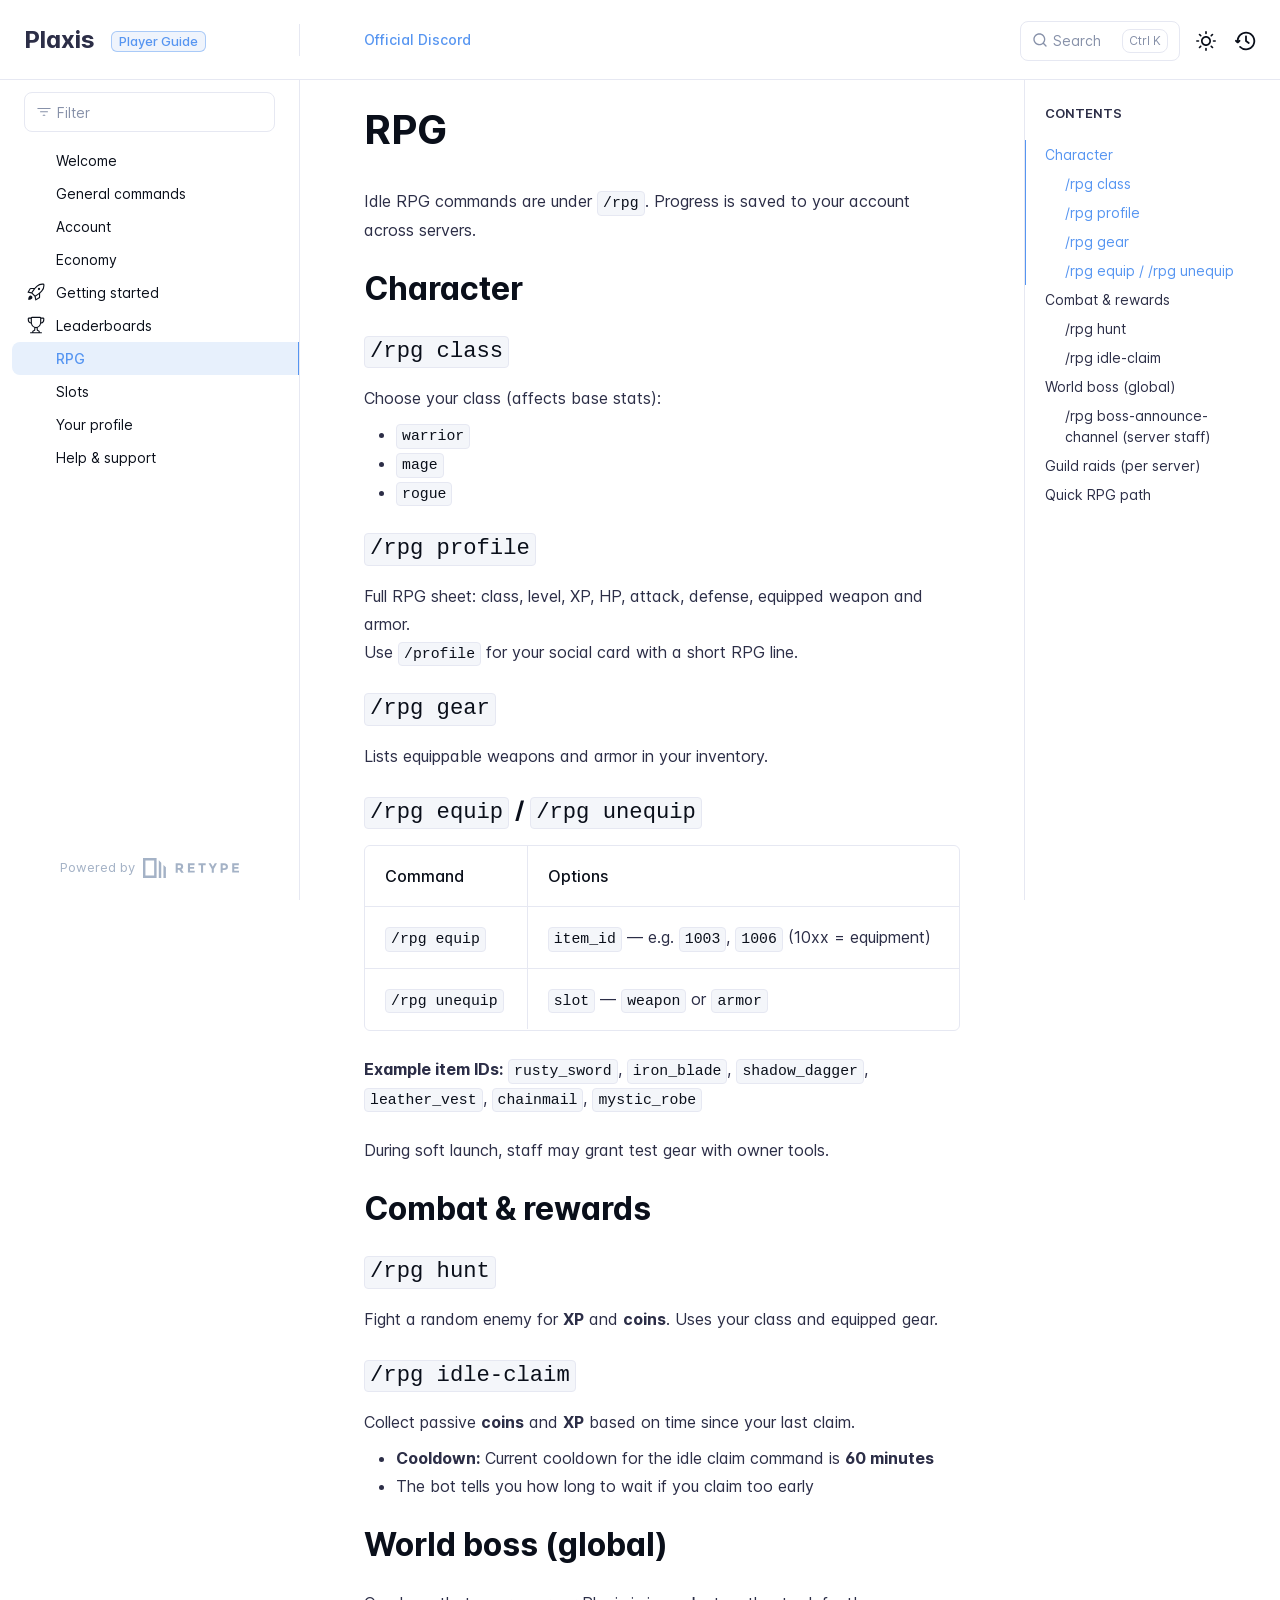
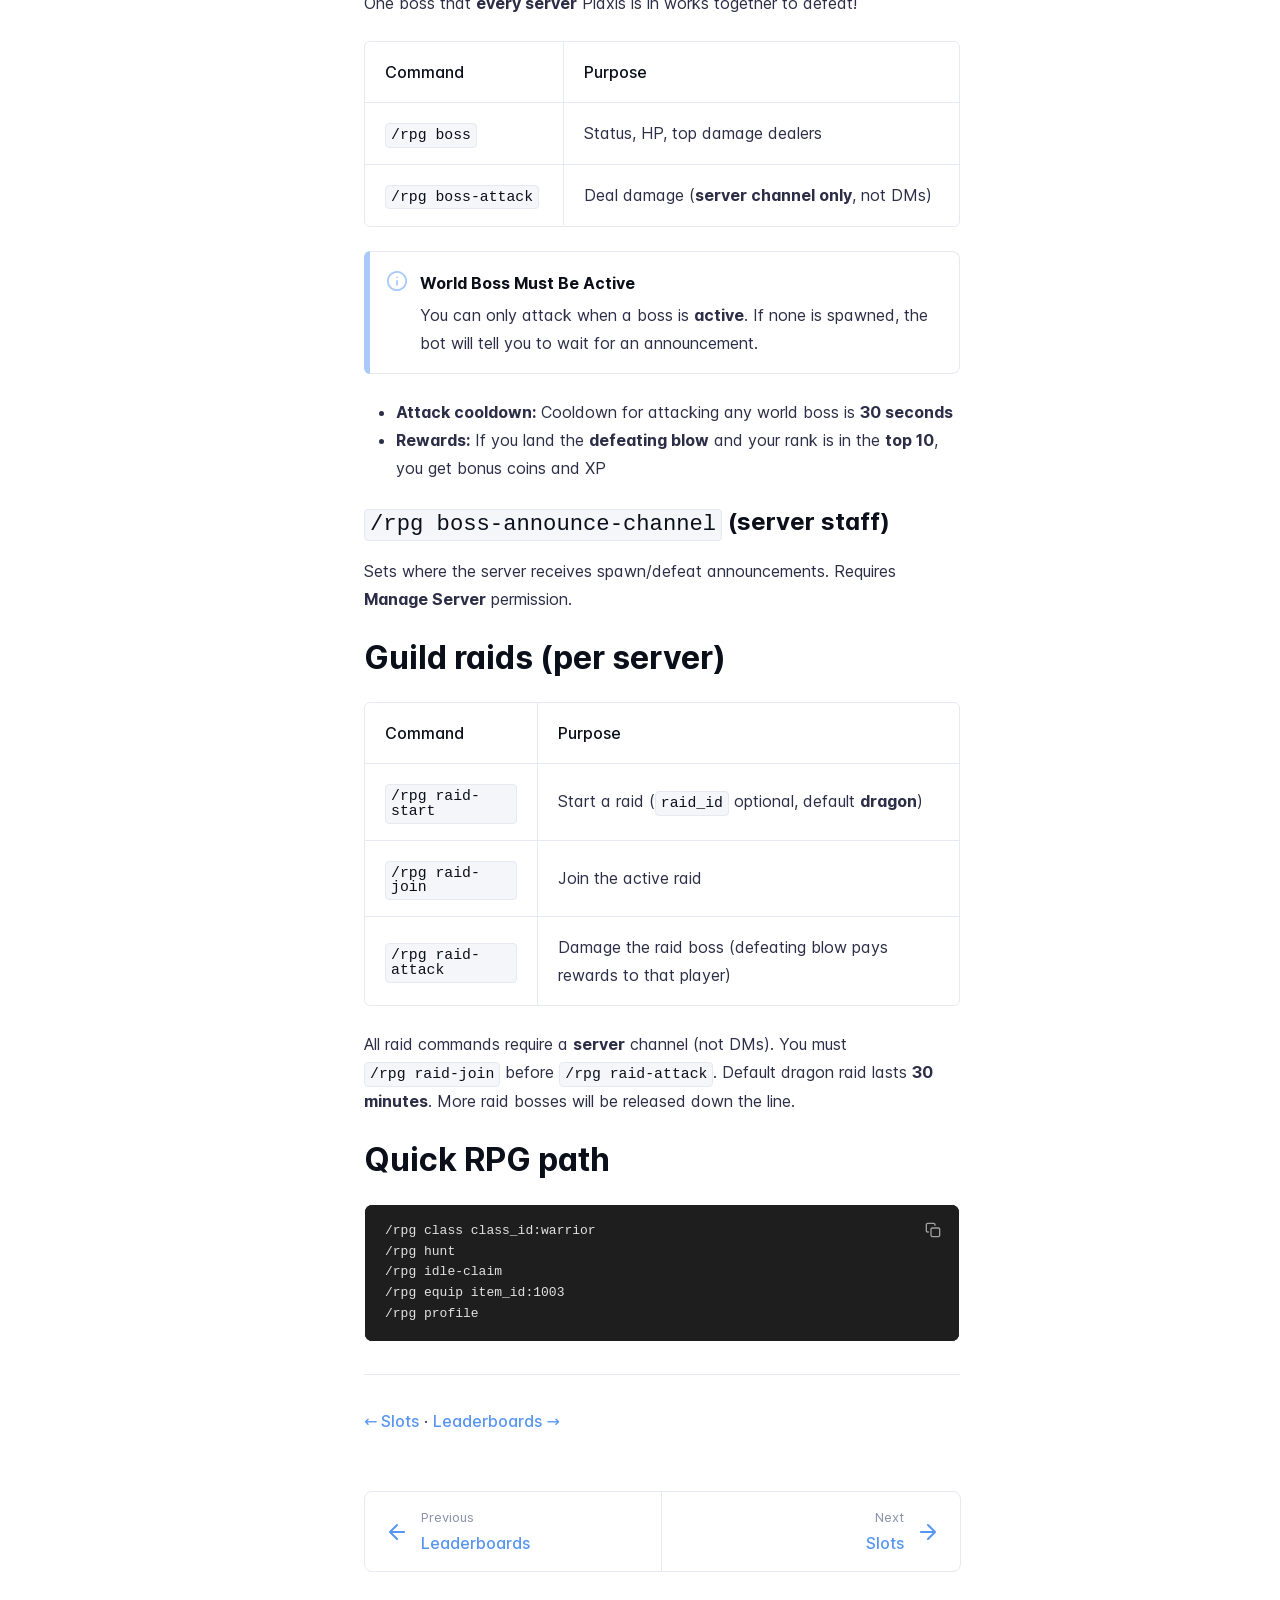
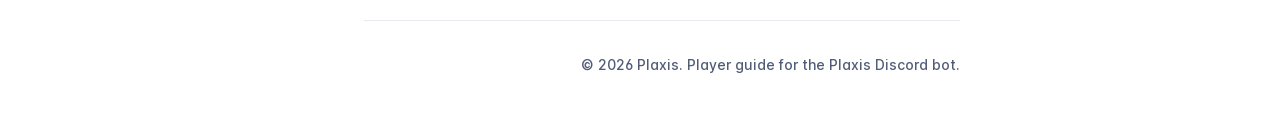
<file: rpg/index.html>
<!DOCTYPE html>
<html lang="en" class="h-full">
<head>
    <meta charset="UTF-8">
    <meta name="viewport" content="width=device-width,initial-scale=1">
    <meta name="color-scheme" content="light dark">
    <meta name="turbo-cache-control" content="no-cache" data-turbo-track="reload" data-track-token="4.0.0.832812169853">

    <!-- See retype.com -->
    <meta name="generator" content="Retype 4.0.0">

    <!-- Primary Meta Tags -->
    <title>RPG</title>
    <meta name="title" content="RPG">
    <meta name="description" content="Idle RPG commands are under /rpg. Progress is saved to your account across servers.">

    <!-- Canonical -->
    <link rel="canonical" href="https://plaxis.bot/rpg/">

    <!-- Open Graph -->
    <meta property="og:type" content="website">
    <meta property="og:url" content="https://plaxis.bot/rpg/">
    <meta property="og:title" content="RPG">
    <meta property="og:description" content="Idle RPG commands are under /rpg. Progress is saved to your account across servers.">
    <meta property="og:site_name" content="Plaxis">
    <meta property="og:locale" content="en_US">

    <script data-cfasync="false">(function(){var cl=document.documentElement.classList,ls=localStorage.getItem("retype_scheme"),hd=cl.contains("dark"),hl=cl.contains("light"),wm=window.matchMedia&&window.matchMedia("(prefers-color-scheme: dark)").matches;if(ls==="dark"||(!ls&&wm&&!hd&&!hl)){cl.remove("light");cl.add("dark")}else if(ls==="light"||(!ls&&!wm&&!hd&&!hl)){cl.remove("dark");cl.add("light")}})();</script>

    <link href="../resources/css/retype.css?v=4.0.0.832812169853" rel="stylesheet">

    <script data-cfasync="false" src="../resources/js/config.js?v=4.0.0.832812169853" data-turbo-eval="false" defer></script>
    <script data-cfasync="false" src="../resources/js/retype.js?v=4.0.0" data-turbo-eval="false" defer></script>
    <script id="lunr-js" data-cfasync="false" src="../resources/js/lunr.js?v=4.0.0.832812169853" data-turbo-eval="false" defer></script>
</head>
<body>
    <div id="retype-app" class="relative text-base antialiased text-base-text bg-base-bg font-body">
    <div class="absolute bottom-0 left-0" style="top: 5rem; right: 50%"></div>

    <header id="retype-header" class="sticky top-0 z-30 flex w-full h-16 bg-header-bg border-b border-header-border md:h-20">
        <div class="container relative flex items-center justify-between pr-6 grow md:justify-start">
            <!-- Mobile menu button skeleton -->
            <button v-cloak class="skeleton retype-mobile-menu-button flex items-center justify-center shrink-0 overflow-hidden dark:text-white focus:outline-hidden rounded-full w-10 h-10 ml-3.5 md:hidden"><svg xmlns="http://www.w3.org/2000/svg" class="mb-px shrink-0" width="24" height="24" viewBox="0 0 24 24" role="presentation" style="margin-bottom: 0px;"><g fill="currentColor"><path d="M2 4h20v2H2zM2 11h20v2H2zM2 18h20v2H2z"></path></g></svg></button>
            <div v-cloak id="retype-sidebar-left-toggle-button"></div>
    
            <!-- Logo -->
            <div class="flex items-center justify-between h-full py-2 md:w-75">
                <div class="flex items-center px-2 md:px-6">
                    <a id="retype-branding-logo" href="../" class="flex items-center leading-snug text-2xl">
                        <span class="dark:text-white font-bold line-clamp-1 md:line-clamp-2">Plaxis</span>
                    </a><span id="retype-branding-label" class="inline-flex mt-1 px-2 py-1 ml-4 text-xs font-medium leading-none items-center rounded-md bg-branding-label-bg text-branding-label-text ring-1 ring-branding-label-border ring-inset md:inline-block">Player Guide</span>
                </div>
    
                <span class="hidden h-8 border-r md:inline-block border-base-border"></span>
            </div>
    
            <div class="flex justify-between md:grow">
                <!-- Top Nav -->
                <nav id="retype-header-nav" class="hidden md:flex">
                    <ul class="flex flex-col mb-4 md:pl-16 md:mb-0 md:flex-row md:items-center">
                        <li class="mr-6">
                            <a class="py-2 md:mb-0 inline-flex items-center text-sm whitespace-nowrap transition-colors duration-200 ease-linear md:text-header-text font-header-text hover:text-header-text-hover" href="https://discord.gg/WU4X3zTwJq">Official Discord</a>
                        </li>
    
                    </ul>
                </nav>
    
                <div v-cloak class="flex justify-end grow">
                    <div id="retype-mobile-search-button"></div>
                    <doc-search-desktop></doc-search-desktop>
    
                    <doc-theme-switch class="lg:ml-2"></doc-theme-switch>
                    <doc-history></doc-history>
                </div>
            </div>
        </div>
    </header>


    <div id="retype-container" class="container relative flex bg-white">
        <!-- Sidebar Skeleton -->
        <div v-cloak class="fixed flex flex-col shrink-0 duration-300 ease-in-out bg-sidebar-left-bg border-sidebar-left-border sidebar top-20 w-75 border-r h-screen md:sticky transition-transform skeleton">
        
            <div class="flex items-center h-16 px-6">
                <input id="retype-filter-input-mock" class="w-full h-10 pl-8 px-3 py-2 transition-colors duration-200 ease-linear bg-filter-bg border border-filter-border rounded-lg shadow-none md:text-sm hover:border-filter-border-hover focus:outline-hidden focus:border-filter-border-focus placeholder-filter-placeholder" type="text">
            </div>
        
            <div class="pl-6 mt-1 mb-4">
                <div class="w-32 h-3 mb-4 bg-skeleton-bg rounded-full loading"></div>
                <div class="w-48 h-3 mb-4 bg-skeleton-bg rounded-full loading"></div>
                <div class="w-40 h-3 mb-4 bg-skeleton-bg rounded-full loading"></div>
                <div class="w-32 h-3 mb-4 bg-skeleton-bg rounded-full loading"></div>
                <div class="w-48 h-3 mb-4 bg-skeleton-bg rounded-full loading"></div>
                <div class="w-40 h-3 mb-4 bg-skeleton-bg rounded-full loading"></div>
            </div>
        
            <div class="shrink-0 mt-auto bg-transparent dark:border-base-border">
                <a class="flex items-center justify-center flex-nowrap h-16 text-gray-350 dark:text-dark-400 hover:text-gray-600 dark:hover:text-dark-300 transition-colors duration-150 ease-in docs-powered-by" target="_blank" href="https://retype.com/" rel="noopener">
                    <span class="text-xs whitespace-nowrap">Powered by</span>
                    <svg xmlns="http://www.w3.org/2000/svg" class="ml-2" fill="currentColor" width="96" height="20" overflow="visible"><path d="M0 0v20h13.59V0H0zm11.15 17.54H2.44V2.46h8.71v15.08zM15.8 20h2.44V4.67L15.8 2.22zM20.45 6.89V20h2.44V9.34z"/><g><path d="M40.16 8.44c0 1.49-.59 2.45-1.75 2.88l2.34 3.32h-2.53l-2.04-2.96h-1.43v2.96h-2.06V5.36h3.5c1.43 0 2.46.24 3.07.73s.9 1.27.9 2.35zm-2.48 1.1c.26-.23.38-.59.38-1.09 0-.5-.13-.84-.4-1.03s-.73-.28-1.39-.28h-1.54v2.75h1.5c.72 0 1.2-.12 1.45-.35zM51.56 5.36V7.2h-4.59v1.91h4.13v1.76h-4.13v1.92h4.74v1.83h-6.79V5.36h6.64zM60.09 7.15v7.48h-2.06V7.15h-2.61V5.36h7.28v1.79h-2.61zM70.81 14.64h-2.06v-3.66l-3.19-5.61h2.23l1.99 3.45 1.99-3.45H74l-3.19 5.61v3.66zM83.99 6.19c.65.55.97 1.4.97 2.55s-.33 1.98-1 2.51-1.68.8-3.04.8h-1.23v2.59h-2.06V5.36h3.26c1.42 0 2.45.28 3.1.83zm-1.51 3.65c.25-.28.37-.69.37-1.22s-.16-.92-.48-1.14c-.32-.23-.82-.34-1.5-.34H79.7v3.12h1.38c.68 0 1.15-.14 1.4-.42zM95.85 5.36V7.2h-4.59v1.91h4.13v1.76h-4.13v1.92H96v1.83h-6.79V5.36h6.64z"/></g></svg>
                </a>
            </div>
        </div>
        
        <!-- Sidebar component -->
        <doc-sidebar v-cloak>
            <template #sidebar-footer>
                <div class="shrink-0 mt-auto border-t md:bg-transparent md:border-none dark:border-base-border">
        
                    <div class="py-3 px-6 md:hidden border-b dark:border-base-border">
                        <nav>
                            <ul class="flex flex-wrap justify-center items-center">
                                <li class="mr-6">
                                    <a class="block py-1 inline-flex items-center text-sm whitespace-nowrap transition-colors duration-200 ease-linear md:text-header-text font-header-text hover:text-header-text-hover" href="https://discord.gg/WU4X3zTwJq">Official Discord</a>
                                </li>
        
                            </ul>
                        </nav>
                    </div>
        
                    <a class="flex items-center justify-center flex-nowrap h-16 text-gray-350 dark:text-dark-400 hover:text-gray-600 dark:hover:text-dark-300 transition-colors duration-150 ease-in docs-powered-by" target="_blank" href="https://retype.com/" rel="noopener">
                        <span class="text-xs whitespace-nowrap">Powered by</span>
                        <svg xmlns="http://www.w3.org/2000/svg" class="ml-2" fill="currentColor" width="96" height="20" overflow="visible"><path d="M0 0v20h13.59V0H0zm11.15 17.54H2.44V2.46h8.71v15.08zM15.8 20h2.44V4.67L15.8 2.22zM20.45 6.89V20h2.44V9.34z"/><g><path d="M40.16 8.44c0 1.49-.59 2.45-1.75 2.88l2.34 3.32h-2.53l-2.04-2.96h-1.43v2.96h-2.06V5.36h3.5c1.43 0 2.46.24 3.07.73s.9 1.27.9 2.35zm-2.48 1.1c.26-.23.38-.59.38-1.09 0-.5-.13-.84-.4-1.03s-.73-.28-1.39-.28h-1.54v2.75h1.5c.72 0 1.2-.12 1.45-.35zM51.56 5.36V7.2h-4.59v1.91h4.13v1.76h-4.13v1.92h4.74v1.83h-6.79V5.36h6.64zM60.09 7.15v7.48h-2.06V7.15h-2.61V5.36h7.28v1.79h-2.61zM70.81 14.64h-2.06v-3.66l-3.19-5.61h2.23l1.99 3.45 1.99-3.45H74l-3.19 5.61v3.66zM83.99 6.19c.65.55.97 1.4.97 2.55s-.33 1.98-1 2.51-1.68.8-3.04.8h-1.23v2.59h-2.06V5.36h3.26c1.42 0 2.45.28 3.1.83zm-1.51 3.65c.25-.28.37-.69.37-1.22s-.16-.92-.48-1.14c-.32-.23-.82-.34-1.5-.34H79.7v3.12h1.38c.68 0 1.15-.14 1.4-.42zM95.85 5.36V7.2h-4.59v1.91h4.13v1.76h-4.13v1.92H96v1.83h-6.79V5.36h6.64z"/></g></svg>
                    </a>
                </div>
            </template>
        </doc-sidebar>

        <div class="grow min-w-0 bg-body-bg">
            <!-- Render "toolbar" template here on api pages --><!-- Render page content -->
<div class="flex">
    <div id="retype-main" class="min-w-0 p-4 grow md:px-16">
        <main class="relative pb-12 lg:pt-2">
            <div class="retype-markdown" id="retype-content">
                <!-- Rendered if sidebar right is enabled -->
                <div id="retype-sidebar-right-toggle"></div>
                <!-- Page content  -->
<doc-anchor-target id="rpg" class="break-words">
    <h1>
        <doc-anchor-trigger class="header-anchor-trigger" to="#rpg">#</doc-anchor-trigger>
        <span>RPG</span>
    </h1>
</doc-anchor-target>
<p>Idle RPG commands are under <strong><code translate="no" v-pre>/rpg</code></strong>. Progress is saved to your account across servers.</p>
<doc-anchor-target id="character">
    <h2>
        <doc-anchor-trigger class="header-anchor-trigger" to="#character">#</doc-anchor-trigger>
        <span>Character</span>
    </h2>
</doc-anchor-target>
<doc-anchor-target id="rpg-class">
    <h3>
        <doc-anchor-trigger class="header-anchor-trigger" to="#rpg-class">#</doc-anchor-trigger>
        <span><code translate="no" v-pre>/rpg class</code></span>
    </h3>
</doc-anchor-target>
<p>Choose your class (affects base stats):</p>
<ul>
<li><code translate="no" v-pre>warrior</code></li>
<li><code translate="no" v-pre>mage</code></li>
<li><code translate="no" v-pre>rogue</code></li>
</ul>
<doc-anchor-target id="rpg-profile">
    <h3>
        <doc-anchor-trigger class="header-anchor-trigger" to="#rpg-profile">#</doc-anchor-trigger>
        <span><code translate="no" v-pre>/rpg profile</code></span>
    </h3>
</doc-anchor-target>
<p>Full RPG sheet: class, level, XP, HP, attack, defense, equipped weapon and armor.<br />
Use <strong><code translate="no" v-pre>/profile</code></strong> for your social card with a short RPG line.</p>
<doc-anchor-target id="rpg-gear">
    <h3>
        <doc-anchor-trigger class="header-anchor-trigger" to="#rpg-gear">#</doc-anchor-trigger>
        <span><code translate="no" v-pre>/rpg gear</code></span>
    </h3>
</doc-anchor-target>
<p>Lists equippable weapons and armor in your inventory.</p>
<doc-anchor-target id="rpg-equip--rpg-unequip">
    <h3>
        <doc-anchor-trigger class="header-anchor-trigger" to="#rpg-equip--rpg-unequip">#</doc-anchor-trigger>
        <span><code translate="no" v-pre>/rpg equip</code> / <code translate="no" v-pre>/rpg unequip</code></span>
    </h3>
</doc-anchor-target>
<div class="table-wrapper scrollbar overflow-hidden">
<table class="comfortable">
<thead>
<tr>
<th>Command</th>
<th>Options</th>
</tr>
</thead>
<tbody>
<tr>
<td><code translate="no" v-pre>/rpg equip</code></td>
<td><code translate="no" v-pre>item_id</code> — e.g. <code translate="no" v-pre>1003</code>, <code translate="no" v-pre>1006</code> (10xx = equipment)</td>
</tr>
<tr>
<td><code translate="no" v-pre>/rpg unequip</code></td>
<td><code translate="no" v-pre>slot</code> — <code translate="no" v-pre>weapon</code> or <code translate="no" v-pre>armor</code></td>
</tr>
</tbody>
</table>
</div>
<p><strong>Example item IDs:</strong> <code translate="no" v-pre>rusty_sword</code>, <code translate="no" v-pre>iron_blade</code>, <code translate="no" v-pre>shadow_dagger</code>, <code translate="no" v-pre>leather_vest</code>, <code translate="no" v-pre>chainmail</code>, <code translate="no" v-pre>mystic_robe</code></p>
<p>During soft launch, staff may grant test gear with owner tools.</p>
<doc-anchor-target id="combat--rewards">
    <h2>
        <doc-anchor-trigger class="header-anchor-trigger" to="#combat--rewards">#</doc-anchor-trigger>
        <span>Combat &amp; rewards</span>
    </h2>
</doc-anchor-target>
<doc-anchor-target id="rpg-hunt">
    <h3>
        <doc-anchor-trigger class="header-anchor-trigger" to="#rpg-hunt">#</doc-anchor-trigger>
        <span><code translate="no" v-pre>/rpg hunt</code></span>
    </h3>
</doc-anchor-target>
<p>Fight a random enemy for <strong>XP</strong> and <strong>coins</strong>. Uses your class and equipped gear.</p>
<doc-anchor-target id="rpg-idle-claim">
    <h3>
        <doc-anchor-trigger class="header-anchor-trigger" to="#rpg-idle-claim">#</doc-anchor-trigger>
        <span><code translate="no" v-pre>/rpg idle-claim</code></span>
    </h3>
</doc-anchor-target>
<p>Collect passive <strong>coins</strong> and <strong>XP</strong> based on time since your last claim.</p>
<ul>
<li><strong>Cooldown:</strong> Current cooldown for the idle claim command is <strong>60 minutes</strong></li>
<li>The bot tells you how long to wait if you claim too early</li>
</ul>
<doc-anchor-target id="world-boss-global">
    <h2>
        <doc-anchor-trigger class="header-anchor-trigger" to="#world-boss-global">#</doc-anchor-trigger>
        <span>World boss (global)</span>
    </h2>
</doc-anchor-target>
<p>One boss that <strong>every server</strong> Plaxis is in works together to defeat!</p>
<div class="table-wrapper scrollbar overflow-hidden">
<table class="comfortable">
<thead>
<tr>
<th>Command</th>
<th>Purpose</th>
</tr>
</thead>
<tbody>
<tr>
<td><code translate="no" v-pre>/rpg boss</code></td>
<td>Status, HP, top damage dealers</td>
</tr>
<tr>
<td><code translate="no" v-pre>/rpg boss-attack</code></td>
<td>Deal damage (<strong>server channel only</strong>, not DMs)</td>
</tr>
</tbody>
</table>
</div>
<div class="flex mb-6">
    <div class="shrink-0 w-1.5 rounded-tl-lg rounded-bl-lg bg-callout-info"></div>
    <div class="flex w-full py-4 border border-l-0 rounded-tr-lg rounded-br-lg doc-callout bg-callout-base-bg border-callout-base-border" role="alert">
        <div class="flex items-center ml-4 h-7">
            <svg xmlns="http://www.w3.org/2000/svg" class="mb-px text-callout-info" width="22" height="22" viewBox="0 0 24 24" role="presentation">
                <g fill="currentColor"><g>
                    <path d="M12 1C5.93 1 1 5.93 1 12s4.93 11 11 11 11-4.93 11-11S18.07 1 12 1zm0 20c-4.96 0-9-4.04-9-9s4.04-9 9-9 9 4.04 9 9-4.04 9-9 9z"></path>
                    <path d="M12 11c-.55 0-1 .45-1 1v4c0 .55.45 1 1 1s1-.45 1-1v-4c0-.55-.45-1-1-1zM12.01 7c-.56 0-1 .45-1 1s.45 1 1 1 1-.45 1-1-.45-1-1-1z"></path>
                    <path fill="none" d="M0 0h24v24H0z"></path>
                </g></g>
            </svg>
        </div>
        <div class="pr-5 ml-3 w-full">
            <h5>World Boss Must Be Active</h5>
<p>You can only attack when a boss is <strong>active</strong>. If none is spawned, the bot will tell you to wait for an announcement.</p>
        </div>
    </div>
</div>
<ul>
<li><strong>Attack cooldown:</strong> Cooldown for attacking any world boss is <strong>30 seconds</strong></li>
<li><strong>Rewards:</strong> If you land the <strong>defeating blow</strong> and your rank is in the <strong>top 10</strong>, you get bonus coins and XP</li>
</ul>
<doc-anchor-target id="rpg-boss-announce-channel-server-staff">
    <h3>
        <doc-anchor-trigger class="header-anchor-trigger" to="#rpg-boss-announce-channel-server-staff">#</doc-anchor-trigger>
        <span><code translate="no" v-pre>/rpg boss-announce-channel</code> (server staff)</span>
    </h3>
</doc-anchor-target>
<p>Sets where the server receives spawn/defeat announcements. Requires <strong>Manage Server</strong> permission.</p>
<doc-anchor-target id="guild-raids-per-server">
    <h2>
        <doc-anchor-trigger class="header-anchor-trigger" to="#guild-raids-per-server">#</doc-anchor-trigger>
        <span>Guild raids (per server)</span>
    </h2>
</doc-anchor-target>
<div class="table-wrapper scrollbar overflow-hidden">
<table class="comfortable">
<thead>
<tr>
<th>Command</th>
<th>Purpose</th>
</tr>
</thead>
<tbody>
<tr>
<td><code translate="no" v-pre>/rpg raid-start</code></td>
<td>Start a raid (<code translate="no" v-pre>raid_id</code> optional, default <strong>dragon</strong>)</td>
</tr>
<tr>
<td><code translate="no" v-pre>/rpg raid-join</code></td>
<td>Join the active raid</td>
</tr>
<tr>
<td><code translate="no" v-pre>/rpg raid-attack</code></td>
<td>Damage the raid boss (defeating blow pays rewards to that player)</td>
</tr>
</tbody>
</table>
</div>
<p>All raid commands require a <strong>server</strong> channel (not DMs). You must <strong><code translate="no" v-pre>/rpg raid-join</code></strong> before <strong><code translate="no" v-pre>/rpg raid-attack</code></strong>. Default dragon raid lasts <strong>30 minutes</strong>. More raid bosses will be released down the line.</p>
<doc-anchor-target id="quick-rpg-path">
    <h2>
        <doc-anchor-trigger class="header-anchor-trigger" to="#quick-rpg-path">#</doc-anchor-trigger>
        <span>Quick RPG path</span>
    </h2>
</doc-anchor-target>
<div class="codeblock-wrapper"><doc-codeblock>
<pre translate="no" class="language-none"><code v-pre class="language-none">/rpg class class_id:warrior
/rpg hunt
/rpg idle-claim
/rpg equip item_id:1003
/rpg profile</code></pre>
</doc-codeblock></div>
<hr>
<p><a href="../slots/">← Slots</a> · <a href="../leaderboards/">Leaderboards →</a></p>

                
                <!-- Required only on API pages -->
                <doc-toolbar-member-filter-no-results></doc-toolbar-member-filter-no-results>
            </div>
            <footer id="retype-content-footer" class="clear-both">
            
                <nav id="retype-nextprev" class="print:hidden flex mt-14">
                    <div class="w-1/2">
                        <a class="px-5 py-4 h-full flex items-center break-normal font-medium text-body-link border border-base-border hover:border-base-border-hover rounded-l-lg transition-colors duration-150 relative hover:z-5" href="../leaderboards/">
                            <svg xmlns="http://www.w3.org/2000/svg" class="mr-3" width="24" height="24" viewBox="0 0 24 24" fill="currentColor" overflow="visible"><path d="M19 11H7.41l5.29-5.29a.996.996 0 10-1.41-1.41l-7 7a1 1 0 000 1.42l7 7a1.024 1.024 0 001.42-.01.996.996 0 000-1.41L7.41 13H19c.55 0 1-.45 1-1s-.45-1-1-1z" /><path fill="none" d="M0 0h24v24H0z" /></svg>
                            <span>
                                <span class="block text-xs font-normal text-base-text-muted">Previous</span>
                                <span class="block mt-1">Leaderboards</span>
                            </span>
                        </a>
                    </div>
            
                    <div class="w-1/2">
                        <a class="px-5 py-4 -mx-px h-full flex items-center justify-end break-normal font-medium text-body-link border border-base-border hover:border-base-border-hover rounded-r-lg transition-colors duration-150 relative hover:z-5" href="../slots/">
                            <span>
                                <span class="block text-xs font-normal text-right text-base-text-muted">Next</span>
                                <span class="block mt-1">Slots</span>
                            </span>
                            <svg xmlns="http://www.w3.org/2000/svg" class="ml-3" width="24" height="24" viewBox="0 0 24 24" fill="currentColor" overflow="visible"><path d="M19.92 12.38a1 1 0 00-.22-1.09l-7-7a.996.996 0 10-1.41 1.41l5.3 5.3H5c-.55 0-1 .45-1 1s.45 1 1 1h11.59l-5.29 5.29a.996.996 0 000 1.41c.19.2.44.3.7.3s.51-.1.71-.29l7-7c.09-.09.16-.21.21-.33z" /><path fill="none" d="M0 0h24v24H0z" /></svg>
                        </a>
                    </div>
                </nav>
            </footer>
        </main>

        <div id="retype-page-footer" class="print:border-none border-t border-base-border pt-6 mb-8">
            <footer class="flex flex-wrap items-center justify-between print:justify-center">
                <div id="retype-footer-links" class="print:hidden">
                    <ul class="flex flex-wrap items-center text-sm">
                    </ul>
                </div>
                <div id="retype-copyright" class="print:justify-center py-2 text-footer-text font-footer-link text-sm leading-relaxed"><p>© 2026 Plaxis. Player guide for the Plaxis Discord bot.</p></div>
            </footer>
        </div>
    </div>

    <!-- Rendered if sidebar right is enabled -->
    <!-- Sidebar right skeleton-->
    <div v-cloak class="fixed top-0 bottom-0 right-0 translate-x-full bg-sidebar-right-bg border-sidebar-right-border lg:sticky lg:border-l lg:shrink-0 lg:pt-6 lg:translate-x-0 sm:w-1/2 lg:w-64 lg:z-0 md:w-104 sidebar-right skeleton">
        <div class="pl-5">
            <div class="w-32 h-3 mb-4 bg-skeleton-bg rounded-full loading"></div>
            <div class="w-48 h-3 mb-4 bg-skeleton-bg rounded-full loading"></div>
            <div class="w-40 h-3 mb-4 bg-skeleton-bg rounded-full loading"></div>
        </div>
    </div>

    <!-- User should be able to hide sidebar right -->
    <doc-sidebar-right v-cloak></doc-sidebar-right>
</div>

        </div>
    </div>

    <doc-search-mobile></doc-search-mobile>
    <doc-back-to-top></doc-back-to-top>
</div>


    <div id="retype-overlay-target"></div>

    <script data-cfasync="false">window.__DOCS__ = { "title": "RPG", level: 1, icon: "file", hasPrism: false, hasMermaid: false, hasMath: false, tocDepth: 23 }</script>
</body>
</html>
</file>
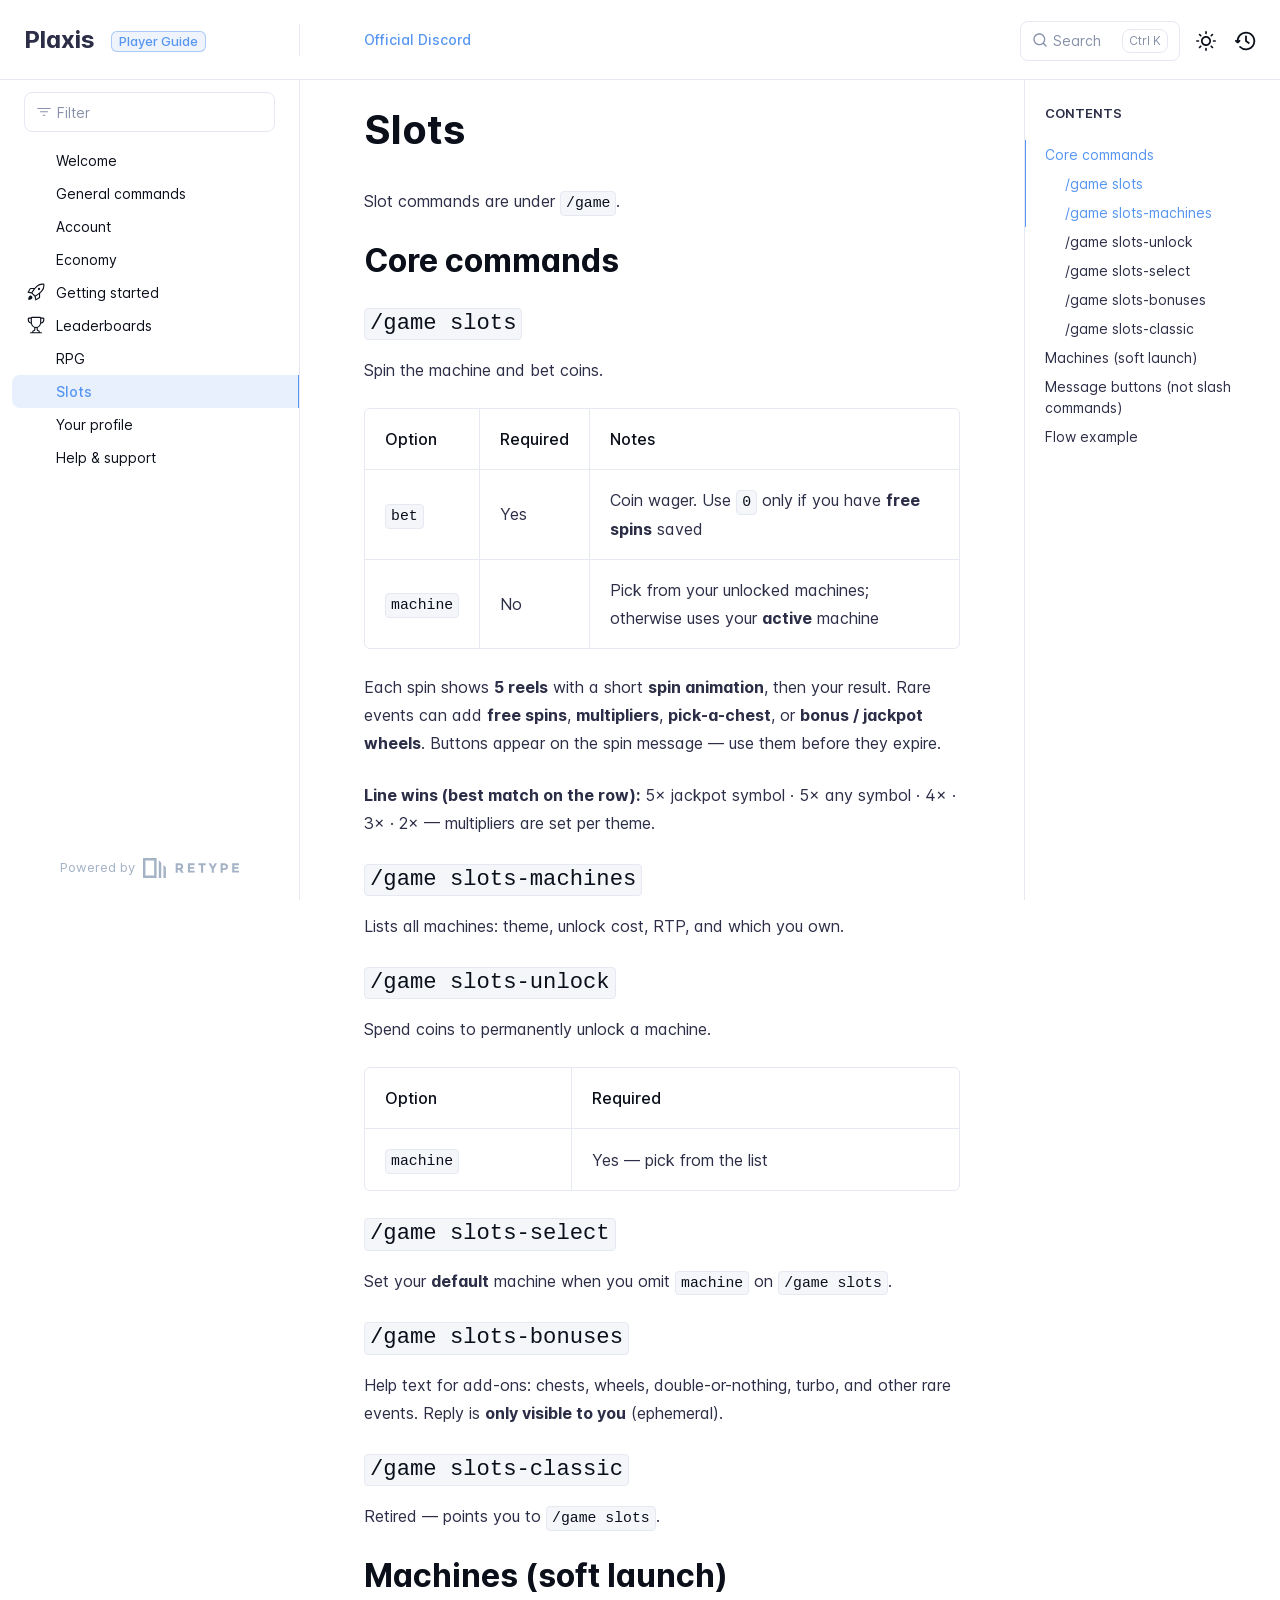
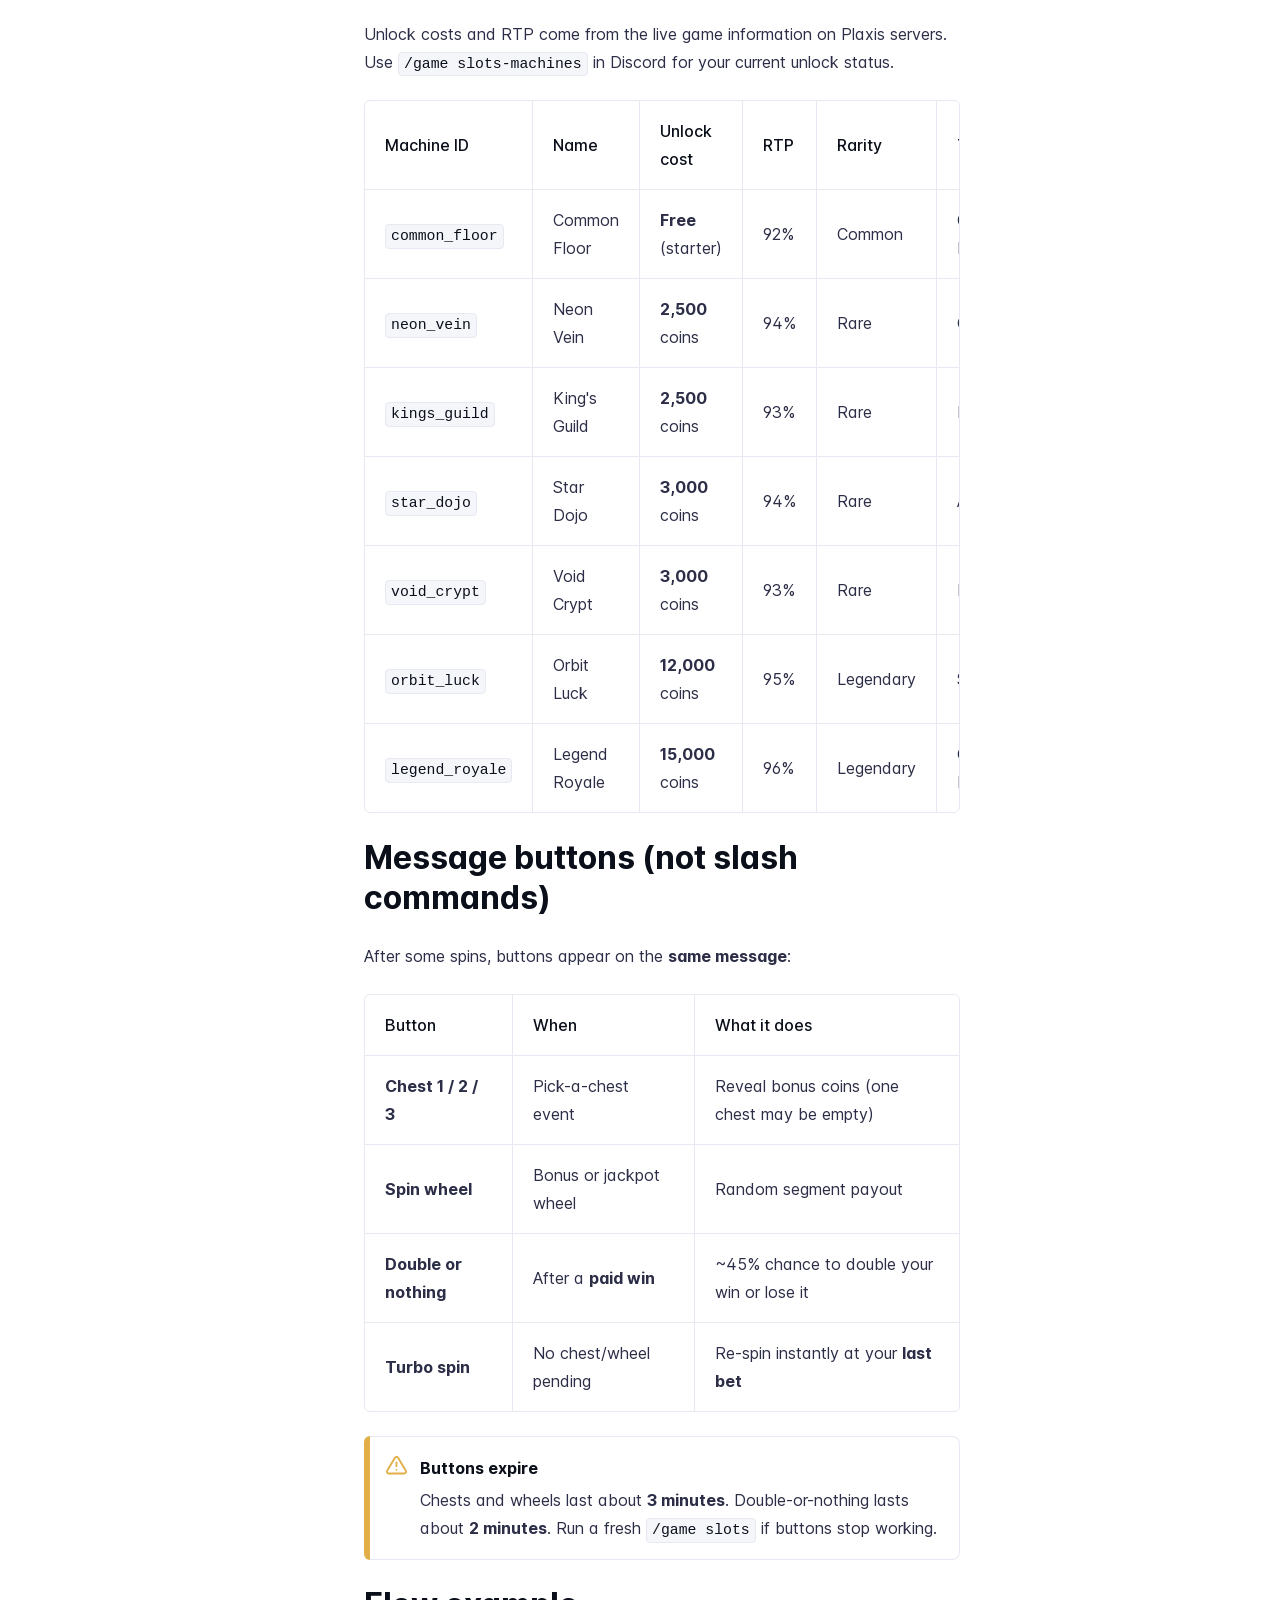
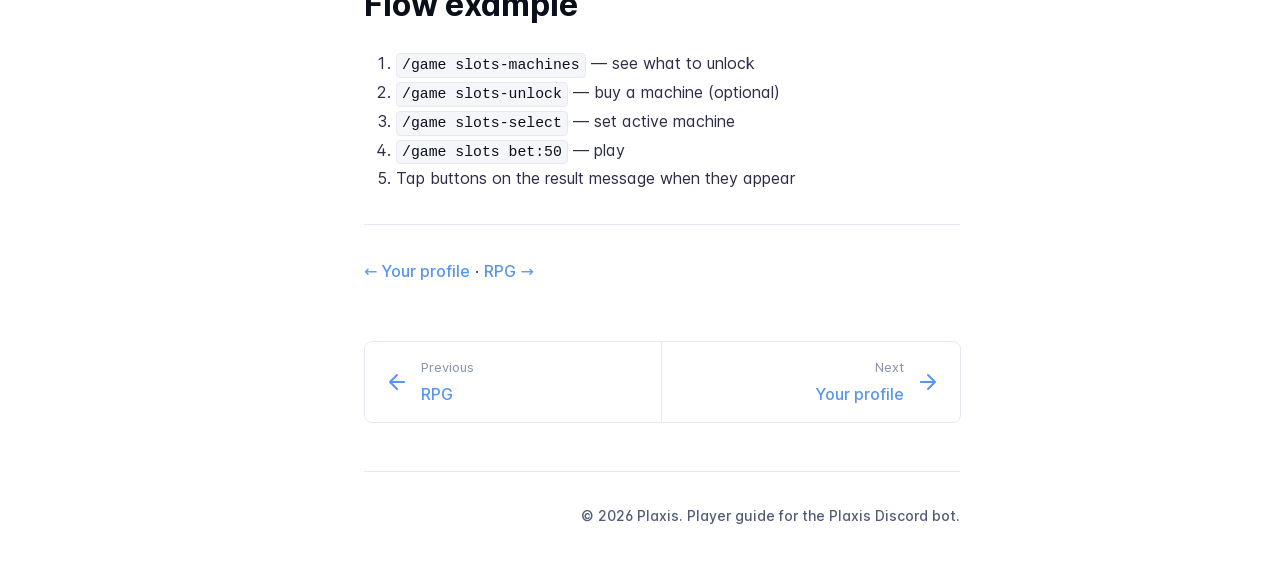
<file: slots/index.html>
<!DOCTYPE html>
<html lang="en" class="h-full">
<head>
    <meta charset="UTF-8">
    <meta name="viewport" content="width=device-width,initial-scale=1">
    <meta name="color-scheme" content="light dark">
    <meta name="turbo-cache-control" content="no-cache" data-turbo-track="reload" data-track-token="4.0.0.832812169853">

    <!-- See retype.com -->
    <meta name="generator" content="Retype 4.0.0">

    <!-- Primary Meta Tags -->
    <title>Slots</title>
    <meta name="title" content="Slots">
    <meta name="description" content="Slot commands are under /game.">

    <!-- Canonical -->
    <link rel="canonical" href="https://plaxis.bot/slots/">

    <!-- Open Graph -->
    <meta property="og:type" content="website">
    <meta property="og:url" content="https://plaxis.bot/slots/">
    <meta property="og:title" content="Slots">
    <meta property="og:description" content="Slot commands are under /game.">
    <meta property="og:site_name" content="Plaxis">
    <meta property="og:locale" content="en_US">

    <script data-cfasync="false">(function(){var cl=document.documentElement.classList,ls=localStorage.getItem("retype_scheme"),hd=cl.contains("dark"),hl=cl.contains("light"),wm=window.matchMedia&&window.matchMedia("(prefers-color-scheme: dark)").matches;if(ls==="dark"||(!ls&&wm&&!hd&&!hl)){cl.remove("light");cl.add("dark")}else if(ls==="light"||(!ls&&!wm&&!hd&&!hl)){cl.remove("dark");cl.add("light")}})();</script>

    <link href="../resources/css/retype.css?v=4.0.0.832812169853" rel="stylesheet">

    <script data-cfasync="false" src="../resources/js/config.js?v=4.0.0.832812169853" data-turbo-eval="false" defer></script>
    <script data-cfasync="false" src="../resources/js/retype.js?v=4.0.0" data-turbo-eval="false" defer></script>
    <script id="lunr-js" data-cfasync="false" src="../resources/js/lunr.js?v=4.0.0.832812169853" data-turbo-eval="false" defer></script>
</head>
<body>
    <div id="retype-app" class="relative text-base antialiased text-base-text bg-base-bg font-body">
    <div class="absolute bottom-0 left-0" style="top: 5rem; right: 50%"></div>

    <header id="retype-header" class="sticky top-0 z-30 flex w-full h-16 bg-header-bg border-b border-header-border md:h-20">
        <div class="container relative flex items-center justify-between pr-6 grow md:justify-start">
            <!-- Mobile menu button skeleton -->
            <button v-cloak class="skeleton retype-mobile-menu-button flex items-center justify-center shrink-0 overflow-hidden dark:text-white focus:outline-hidden rounded-full w-10 h-10 ml-3.5 md:hidden"><svg xmlns="http://www.w3.org/2000/svg" class="mb-px shrink-0" width="24" height="24" viewBox="0 0 24 24" role="presentation" style="margin-bottom: 0px;"><g fill="currentColor"><path d="M2 4h20v2H2zM2 11h20v2H2zM2 18h20v2H2z"></path></g></svg></button>
            <div v-cloak id="retype-sidebar-left-toggle-button"></div>
    
            <!-- Logo -->
            <div class="flex items-center justify-between h-full py-2 md:w-75">
                <div class="flex items-center px-2 md:px-6">
                    <a id="retype-branding-logo" href="../" class="flex items-center leading-snug text-2xl">
                        <span class="dark:text-white font-bold line-clamp-1 md:line-clamp-2">Plaxis</span>
                    </a><span id="retype-branding-label" class="inline-flex mt-1 px-2 py-1 ml-4 text-xs font-medium leading-none items-center rounded-md bg-branding-label-bg text-branding-label-text ring-1 ring-branding-label-border ring-inset md:inline-block">Player Guide</span>
                </div>
    
                <span class="hidden h-8 border-r md:inline-block border-base-border"></span>
            </div>
    
            <div class="flex justify-between md:grow">
                <!-- Top Nav -->
                <nav id="retype-header-nav" class="hidden md:flex">
                    <ul class="flex flex-col mb-4 md:pl-16 md:mb-0 md:flex-row md:items-center">
                        <li class="mr-6">
                            <a class="py-2 md:mb-0 inline-flex items-center text-sm whitespace-nowrap transition-colors duration-200 ease-linear md:text-header-text font-header-text hover:text-header-text-hover" href="https://discord.gg/WU4X3zTwJq">Official Discord</a>
                        </li>
    
                    </ul>
                </nav>
    
                <div v-cloak class="flex justify-end grow">
                    <div id="retype-mobile-search-button"></div>
                    <doc-search-desktop></doc-search-desktop>
    
                    <doc-theme-switch class="lg:ml-2"></doc-theme-switch>
                    <doc-history></doc-history>
                </div>
            </div>
        </div>
    </header>


    <div id="retype-container" class="container relative flex bg-white">
        <!-- Sidebar Skeleton -->
        <div v-cloak class="fixed flex flex-col shrink-0 duration-300 ease-in-out bg-sidebar-left-bg border-sidebar-left-border sidebar top-20 w-75 border-r h-screen md:sticky transition-transform skeleton">
        
            <div class="flex items-center h-16 px-6">
                <input id="retype-filter-input-mock" class="w-full h-10 pl-8 px-3 py-2 transition-colors duration-200 ease-linear bg-filter-bg border border-filter-border rounded-lg shadow-none md:text-sm hover:border-filter-border-hover focus:outline-hidden focus:border-filter-border-focus placeholder-filter-placeholder" type="text">
            </div>
        
            <div class="pl-6 mt-1 mb-4">
                <div class="w-32 h-3 mb-4 bg-skeleton-bg rounded-full loading"></div>
                <div class="w-48 h-3 mb-4 bg-skeleton-bg rounded-full loading"></div>
                <div class="w-40 h-3 mb-4 bg-skeleton-bg rounded-full loading"></div>
                <div class="w-32 h-3 mb-4 bg-skeleton-bg rounded-full loading"></div>
                <div class="w-48 h-3 mb-4 bg-skeleton-bg rounded-full loading"></div>
                <div class="w-40 h-3 mb-4 bg-skeleton-bg rounded-full loading"></div>
            </div>
        
            <div class="shrink-0 mt-auto bg-transparent dark:border-base-border">
                <a class="flex items-center justify-center flex-nowrap h-16 text-gray-350 dark:text-dark-400 hover:text-gray-600 dark:hover:text-dark-300 transition-colors duration-150 ease-in docs-powered-by" target="_blank" href="https://retype.com/" rel="noopener">
                    <span class="text-xs whitespace-nowrap">Powered by</span>
                    <svg xmlns="http://www.w3.org/2000/svg" class="ml-2" fill="currentColor" width="96" height="20" overflow="visible"><path d="M0 0v20h13.59V0H0zm11.15 17.54H2.44V2.46h8.71v15.08zM15.8 20h2.44V4.67L15.8 2.22zM20.45 6.89V20h2.44V9.34z"/><g><path d="M40.16 8.44c0 1.49-.59 2.45-1.75 2.88l2.34 3.32h-2.53l-2.04-2.96h-1.43v2.96h-2.06V5.36h3.5c1.43 0 2.46.24 3.07.73s.9 1.27.9 2.35zm-2.48 1.1c.26-.23.38-.59.38-1.09 0-.5-.13-.84-.4-1.03s-.73-.28-1.39-.28h-1.54v2.75h1.5c.72 0 1.2-.12 1.45-.35zM51.56 5.36V7.2h-4.59v1.91h4.13v1.76h-4.13v1.92h4.74v1.83h-6.79V5.36h6.64zM60.09 7.15v7.48h-2.06V7.15h-2.61V5.36h7.28v1.79h-2.61zM70.81 14.64h-2.06v-3.66l-3.19-5.61h2.23l1.99 3.45 1.99-3.45H74l-3.19 5.61v3.66zM83.99 6.19c.65.55.97 1.4.97 2.55s-.33 1.98-1 2.51-1.68.8-3.04.8h-1.23v2.59h-2.06V5.36h3.26c1.42 0 2.45.28 3.1.83zm-1.51 3.65c.25-.28.37-.69.37-1.22s-.16-.92-.48-1.14c-.32-.23-.82-.34-1.5-.34H79.7v3.12h1.38c.68 0 1.15-.14 1.4-.42zM95.85 5.36V7.2h-4.59v1.91h4.13v1.76h-4.13v1.92H96v1.83h-6.79V5.36h6.64z"/></g></svg>
                </a>
            </div>
        </div>
        
        <!-- Sidebar component -->
        <doc-sidebar v-cloak>
            <template #sidebar-footer>
                <div class="shrink-0 mt-auto border-t md:bg-transparent md:border-none dark:border-base-border">
        
                    <div class="py-3 px-6 md:hidden border-b dark:border-base-border">
                        <nav>
                            <ul class="flex flex-wrap justify-center items-center">
                                <li class="mr-6">
                                    <a class="block py-1 inline-flex items-center text-sm whitespace-nowrap transition-colors duration-200 ease-linear md:text-header-text font-header-text hover:text-header-text-hover" href="https://discord.gg/WU4X3zTwJq">Official Discord</a>
                                </li>
        
                            </ul>
                        </nav>
                    </div>
        
                    <a class="flex items-center justify-center flex-nowrap h-16 text-gray-350 dark:text-dark-400 hover:text-gray-600 dark:hover:text-dark-300 transition-colors duration-150 ease-in docs-powered-by" target="_blank" href="https://retype.com/" rel="noopener">
                        <span class="text-xs whitespace-nowrap">Powered by</span>
                        <svg xmlns="http://www.w3.org/2000/svg" class="ml-2" fill="currentColor" width="96" height="20" overflow="visible"><path d="M0 0v20h13.59V0H0zm11.15 17.54H2.44V2.46h8.71v15.08zM15.8 20h2.44V4.67L15.8 2.22zM20.45 6.89V20h2.44V9.34z"/><g><path d="M40.16 8.44c0 1.49-.59 2.45-1.75 2.88l2.34 3.32h-2.53l-2.04-2.96h-1.43v2.96h-2.06V5.36h3.5c1.43 0 2.46.24 3.07.73s.9 1.27.9 2.35zm-2.48 1.1c.26-.23.38-.59.38-1.09 0-.5-.13-.84-.4-1.03s-.73-.28-1.39-.28h-1.54v2.75h1.5c.72 0 1.2-.12 1.45-.35zM51.56 5.36V7.2h-4.59v1.91h4.13v1.76h-4.13v1.92h4.74v1.83h-6.79V5.36h6.64zM60.09 7.15v7.48h-2.06V7.15h-2.61V5.36h7.28v1.79h-2.61zM70.81 14.64h-2.06v-3.66l-3.19-5.61h2.23l1.99 3.45 1.99-3.45H74l-3.19 5.61v3.66zM83.99 6.19c.65.55.97 1.4.97 2.55s-.33 1.98-1 2.51-1.68.8-3.04.8h-1.23v2.59h-2.06V5.36h3.26c1.42 0 2.45.28 3.1.83zm-1.51 3.65c.25-.28.37-.69.37-1.22s-.16-.92-.48-1.14c-.32-.23-.82-.34-1.5-.34H79.7v3.12h1.38c.68 0 1.15-.14 1.4-.42zM95.85 5.36V7.2h-4.59v1.91h4.13v1.76h-4.13v1.92H96v1.83h-6.79V5.36h6.64z"/></g></svg>
                    </a>
                </div>
            </template>
        </doc-sidebar>

        <div class="grow min-w-0 bg-body-bg">
            <!-- Render "toolbar" template here on api pages --><!-- Render page content -->
<div class="flex">
    <div id="retype-main" class="min-w-0 p-4 grow md:px-16">
        <main class="relative pb-12 lg:pt-2">
            <div class="retype-markdown" id="retype-content">
                <!-- Rendered if sidebar right is enabled -->
                <div id="retype-sidebar-right-toggle"></div>
                <!-- Page content  -->
<doc-anchor-target id="slots" class="break-words">
    <h1>
        <doc-anchor-trigger class="header-anchor-trigger" to="#slots">#</doc-anchor-trigger>
        <span>Slots</span>
    </h1>
</doc-anchor-target>
<p>Slot commands are under <strong><code translate="no" v-pre>/game</code></strong>.</p>
<doc-anchor-target id="core-commands">
    <h2>
        <doc-anchor-trigger class="header-anchor-trigger" to="#core-commands">#</doc-anchor-trigger>
        <span>Core commands</span>
    </h2>
</doc-anchor-target>
<doc-anchor-target id="game-slots">
    <h3>
        <doc-anchor-trigger class="header-anchor-trigger" to="#game-slots">#</doc-anchor-trigger>
        <span><code translate="no" v-pre>/game slots</code></span>
    </h3>
</doc-anchor-target>
<p>Spin the machine and bet coins.</p>
<div class="table-wrapper scrollbar overflow-hidden">
<table class="comfortable">
<thead>
<tr>
<th>Option</th>
<th>Required</th>
<th>Notes</th>
</tr>
</thead>
<tbody>
<tr>
<td><code translate="no" v-pre>bet</code></td>
<td>Yes</td>
<td>Coin wager. Use <strong><code translate="no" v-pre>0</code></strong> only if you have <strong>free spins</strong> saved</td>
</tr>
<tr>
<td><code translate="no" v-pre>machine</code></td>
<td>No</td>
<td>Pick from your unlocked machines; otherwise uses your <strong>active</strong> machine</td>
</tr>
</tbody>
</table>
</div>
<p>Each spin shows <strong>5 reels</strong> with a short <strong>spin animation</strong>, then your result. Rare events can add <strong>free spins</strong>, <strong>multipliers</strong>, <strong>pick-a-chest</strong>, or <strong>bonus / jackpot wheels</strong>. Buttons appear on the spin message — use them before they expire.</p>
<p><strong>Line wins (best match on the row):</strong> 5× jackpot symbol · 5× any symbol · 4× · 3× · 2× — multipliers are set per theme.</p>
<doc-anchor-target id="game-slots-machines">
    <h3>
        <doc-anchor-trigger class="header-anchor-trigger" to="#game-slots-machines">#</doc-anchor-trigger>
        <span><code translate="no" v-pre>/game slots-machines</code></span>
    </h3>
</doc-anchor-target>
<p>Lists all machines: theme, unlock cost, RTP, and which you own.</p>
<doc-anchor-target id="game-slots-unlock">
    <h3>
        <doc-anchor-trigger class="header-anchor-trigger" to="#game-slots-unlock">#</doc-anchor-trigger>
        <span><code translate="no" v-pre>/game slots-unlock</code></span>
    </h3>
</doc-anchor-target>
<p>Spend coins to permanently unlock a machine.</p>
<div class="table-wrapper scrollbar overflow-hidden">
<table class="comfortable">
<thead>
<tr>
<th>Option</th>
<th>Required</th>
</tr>
</thead>
<tbody>
<tr>
<td><code translate="no" v-pre>machine</code></td>
<td>Yes — pick from the list</td>
</tr>
</tbody>
</table>
</div>
<doc-anchor-target id="game-slots-select">
    <h3>
        <doc-anchor-trigger class="header-anchor-trigger" to="#game-slots-select">#</doc-anchor-trigger>
        <span><code translate="no" v-pre>/game slots-select</code></span>
    </h3>
</doc-anchor-target>
<p>Set your <strong>default</strong> machine when you omit <code translate="no" v-pre>machine</code> on <code translate="no" v-pre>/game slots</code>.</p>
<doc-anchor-target id="game-slots-bonuses">
    <h3>
        <doc-anchor-trigger class="header-anchor-trigger" to="#game-slots-bonuses">#</doc-anchor-trigger>
        <span><code translate="no" v-pre>/game slots-bonuses</code></span>
    </h3>
</doc-anchor-target>
<p>Help text for add-ons: chests, wheels, double-or-nothing, turbo, and other rare events. Reply is <strong>only visible to you</strong> (ephemeral).</p>
<doc-anchor-target id="game-slots-classic">
    <h3>
        <doc-anchor-trigger class="header-anchor-trigger" to="#game-slots-classic">#</doc-anchor-trigger>
        <span><code translate="no" v-pre>/game slots-classic</code></span>
    </h3>
</doc-anchor-target>
<p>Retired — points you to <code translate="no" v-pre>/game slots</code>.</p>
<doc-anchor-target id="machines-soft-launch">
    <h2>
        <doc-anchor-trigger class="header-anchor-trigger" to="#machines-soft-launch">#</doc-anchor-trigger>
        <span>Machines (soft launch)</span>
    </h2>
</doc-anchor-target>
<p>Unlock costs and RTP come from the live game information on Plaxis servers. Use <code translate="no" v-pre>/game slots-machines</code> in Discord for your current unlock status.</p>
<div class="table-wrapper scrollbar overflow-hidden">
<table class="comfortable">
<thead>
<tr>
<th>Machine ID</th>
<th>Name</th>
<th>Unlock cost</th>
<th>RTP</th>
<th>Rarity</th>
<th>Theme</th>
</tr>
</thead>
<tbody>
<tr>
<td><code translate="no" v-pre>common_floor</code></td>
<td>Common Floor</td>
<td><strong>Free</strong> (starter)</td>
<td>92%</td>
<td>Common</td>
<td>Casino Royale</td>
</tr>
<tr>
<td><code translate="no" v-pre>neon_vein</code></td>
<td>Neon Vein</td>
<td><strong>2,500</strong> coins</td>
<td>94%</td>
<td>Rare</td>
<td>Cyberpunk</td>
</tr>
<tr>
<td><code translate="no" v-pre>kings_guild</code></td>
<td>King&#x27;s Guild</td>
<td><strong>2,500</strong> coins</td>
<td>93%</td>
<td>Rare</td>
<td>Medieval</td>
</tr>
<tr>
<td><code translate="no" v-pre>star_dojo</code></td>
<td>Star Dojo</td>
<td><strong>3,000</strong> coins</td>
<td>94%</td>
<td>Rare</td>
<td>Anime</td>
</tr>
<tr>
<td><code translate="no" v-pre>void_crypt</code></td>
<td>Void Crypt</td>
<td><strong>3,000</strong> coins</td>
<td>93%</td>
<td>Rare</td>
<td>Horror</td>
</tr>
<tr>
<td><code translate="no" v-pre>orbit_luck</code></td>
<td>Orbit Luck</td>
<td><strong>12,000</strong> coins</td>
<td>95%</td>
<td>Legendary</td>
<td>Space</td>
</tr>
<tr>
<td><code translate="no" v-pre>legend_royale</code></td>
<td>Legend Royale</td>
<td><strong>15,000</strong> coins</td>
<td>96%</td>
<td>Legendary</td>
<td>Casino Royale</td>
</tr>
</tbody>
</table>
</div>
<doc-anchor-target id="message-buttons-not-slash-commands">
    <h2>
        <doc-anchor-trigger class="header-anchor-trigger" to="#message-buttons-not-slash-commands">#</doc-anchor-trigger>
        <span>Message buttons (not slash commands)</span>
    </h2>
</doc-anchor-target>
<p>After some spins, buttons appear on the <strong>same message</strong>:</p>
<div class="table-wrapper scrollbar overflow-hidden">
<table class="comfortable">
<thead>
<tr>
<th>Button</th>
<th>When</th>
<th>What it does</th>
</tr>
</thead>
<tbody>
<tr>
<td><strong>Chest 1 / 2 / 3</strong></td>
<td>Pick-a-chest event</td>
<td>Reveal bonus coins (one chest may be empty)</td>
</tr>
<tr>
<td><strong>Spin wheel</strong></td>
<td>Bonus or jackpot wheel</td>
<td>Random segment payout</td>
</tr>
<tr>
<td><strong>Double or nothing</strong></td>
<td>After a <strong>paid win</strong></td>
<td>~45% chance to double your win or lose it</td>
</tr>
<tr>
<td><strong>Turbo spin</strong></td>
<td>No chest/wheel pending</td>
<td>Re-spin instantly at your <strong>last bet</strong></td>
</tr>
</tbody>
</table>
</div>
<div class="flex mb-6">
    <div class="shrink-0 w-1.5 rounded-tl-lg rounded-bl-lg bg-callout-warning"></div>
    <div class="flex w-full py-4 border border-l-0 rounded-tr-lg rounded-br-lg doc-callout bg-callout-base-bg border-callout-base-border" role="alert">
        <div class="flex items-center ml-4 h-7">
            <svg xmlns="http://www.w3.org/2000/svg" class="mb-px text-callout-warning" width="22" height="22" viewBox="0 0 24 24" role="presentation">
                <g fill="currentColor"><g>
                    <path d="M22.48 15.59L14.01 1.45A2.968 2.968 0 0012.16.09c-.78-.19-1.58-.07-2.27.35-.41.25-.76.6-1.01 1.01v.01L.4 15.6c-.83 1.43-.33 3.27 1.1 4.1.45.26.95.4 1.48.4h16.95c.8-.01 1.55-.33 2.11-.9.56-.57.87-1.33.86-2.13a3.04 3.04 0 00-.42-1.48zm-1.87 2.21c-.19.19-.44.3-.69.3H2.99c-.17 0-.34-.05-.49-.13a.992.992 0 01-.37-1.35L10.6 2.48c.08-.14.2-.25.34-.33a.992.992 0 011.37.33l8.46 14.13c.09.15.13.32.13.49 0 .26-.1.51-.29.7z"></path>
                    <path d="M11.45 12.1c.55 0 1-.45 1-1v-4c0-.55-.45-1-1-1s-1 .45-1 1v4c0 .56.45 1 1 1zM11.46 14.1c-.56 0-1 .45-1 1s.45 1 1 1 1-.45 1-1-.45-1-1-1z"></path>
                </g></g>
            </svg>
        </div>
        <div class="pr-5 ml-3 w-full">
            <h5>Buttons expire</h5>
<p>Chests and wheels last about <strong>3 minutes</strong>. Double-or-nothing lasts about <strong>2 minutes</strong>. Run a fresh <code translate="no" v-pre>/game slots</code> if buttons stop working.</p>
        </div>
    </div>
</div>
<doc-anchor-target id="flow-example">
    <h2>
        <doc-anchor-trigger class="header-anchor-trigger" to="#flow-example">#</doc-anchor-trigger>
        <span>Flow example</span>
    </h2>
</doc-anchor-target>
<ol>
<li><code translate="no" v-pre>/game slots-machines</code> — see what to unlock</li>
<li><code translate="no" v-pre>/game slots-unlock</code> — buy a machine (optional)</li>
<li><code translate="no" v-pre>/game slots-select</code> — set active machine</li>
<li><code translate="no" v-pre>/game slots bet:50</code> — play</li>
<li>Tap buttons on the result message when they appear</li>
</ol>
<hr>
<p><a href="../profile/">← Your profile</a> · <a href="../rpg/">RPG →</a></p>

                
                <!-- Required only on API pages -->
                <doc-toolbar-member-filter-no-results></doc-toolbar-member-filter-no-results>
            </div>
            <footer id="retype-content-footer" class="clear-both">
            
                <nav id="retype-nextprev" class="print:hidden flex mt-14">
                    <div class="w-1/2">
                        <a class="px-5 py-4 h-full flex items-center break-normal font-medium text-body-link border border-base-border hover:border-base-border-hover rounded-l-lg transition-colors duration-150 relative hover:z-5" href="../rpg/">
                            <svg xmlns="http://www.w3.org/2000/svg" class="mr-3" width="24" height="24" viewBox="0 0 24 24" fill="currentColor" overflow="visible"><path d="M19 11H7.41l5.29-5.29a.996.996 0 10-1.41-1.41l-7 7a1 1 0 000 1.42l7 7a1.024 1.024 0 001.42-.01.996.996 0 000-1.41L7.41 13H19c.55 0 1-.45 1-1s-.45-1-1-1z" /><path fill="none" d="M0 0h24v24H0z" /></svg>
                            <span>
                                <span class="block text-xs font-normal text-base-text-muted">Previous</span>
                                <span class="block mt-1">RPG</span>
                            </span>
                        </a>
                    </div>
            
                    <div class="w-1/2">
                        <a class="px-5 py-4 -mx-px h-full flex items-center justify-end break-normal font-medium text-body-link border border-base-border hover:border-base-border-hover rounded-r-lg transition-colors duration-150 relative hover:z-5" href="../profile/">
                            <span>
                                <span class="block text-xs font-normal text-right text-base-text-muted">Next</span>
                                <span class="block mt-1">Your profile</span>
                            </span>
                            <svg xmlns="http://www.w3.org/2000/svg" class="ml-3" width="24" height="24" viewBox="0 0 24 24" fill="currentColor" overflow="visible"><path d="M19.92 12.38a1 1 0 00-.22-1.09l-7-7a.996.996 0 10-1.41 1.41l5.3 5.3H5c-.55 0-1 .45-1 1s.45 1 1 1h11.59l-5.29 5.29a.996.996 0 000 1.41c.19.2.44.3.7.3s.51-.1.71-.29l7-7c.09-.09.16-.21.21-.33z" /><path fill="none" d="M0 0h24v24H0z" /></svg>
                        </a>
                    </div>
                </nav>
            </footer>
        </main>

        <div id="retype-page-footer" class="print:border-none border-t border-base-border pt-6 mb-8">
            <footer class="flex flex-wrap items-center justify-between print:justify-center">
                <div id="retype-footer-links" class="print:hidden">
                    <ul class="flex flex-wrap items-center text-sm">
                    </ul>
                </div>
                <div id="retype-copyright" class="print:justify-center py-2 text-footer-text font-footer-link text-sm leading-relaxed"><p>© 2026 Plaxis. Player guide for the Plaxis Discord bot.</p></div>
            </footer>
        </div>
    </div>

    <!-- Rendered if sidebar right is enabled -->
    <!-- Sidebar right skeleton-->
    <div v-cloak class="fixed top-0 bottom-0 right-0 translate-x-full bg-sidebar-right-bg border-sidebar-right-border lg:sticky lg:border-l lg:shrink-0 lg:pt-6 lg:translate-x-0 sm:w-1/2 lg:w-64 lg:z-0 md:w-104 sidebar-right skeleton">
        <div class="pl-5">
            <div class="w-32 h-3 mb-4 bg-skeleton-bg rounded-full loading"></div>
            <div class="w-48 h-3 mb-4 bg-skeleton-bg rounded-full loading"></div>
            <div class="w-40 h-3 mb-4 bg-skeleton-bg rounded-full loading"></div>
        </div>
    </div>

    <!-- User should be able to hide sidebar right -->
    <doc-sidebar-right v-cloak></doc-sidebar-right>
</div>

        </div>
    </div>

    <doc-search-mobile></doc-search-mobile>
    <doc-back-to-top></doc-back-to-top>
</div>


    <div id="retype-overlay-target"></div>

    <script data-cfasync="false">window.__DOCS__ = { "title": "Slots", level: 1, icon: "file", hasPrism: false, hasMermaid: false, hasMath: false, tocDepth: 23 }</script>
</body>
</html>
</file>
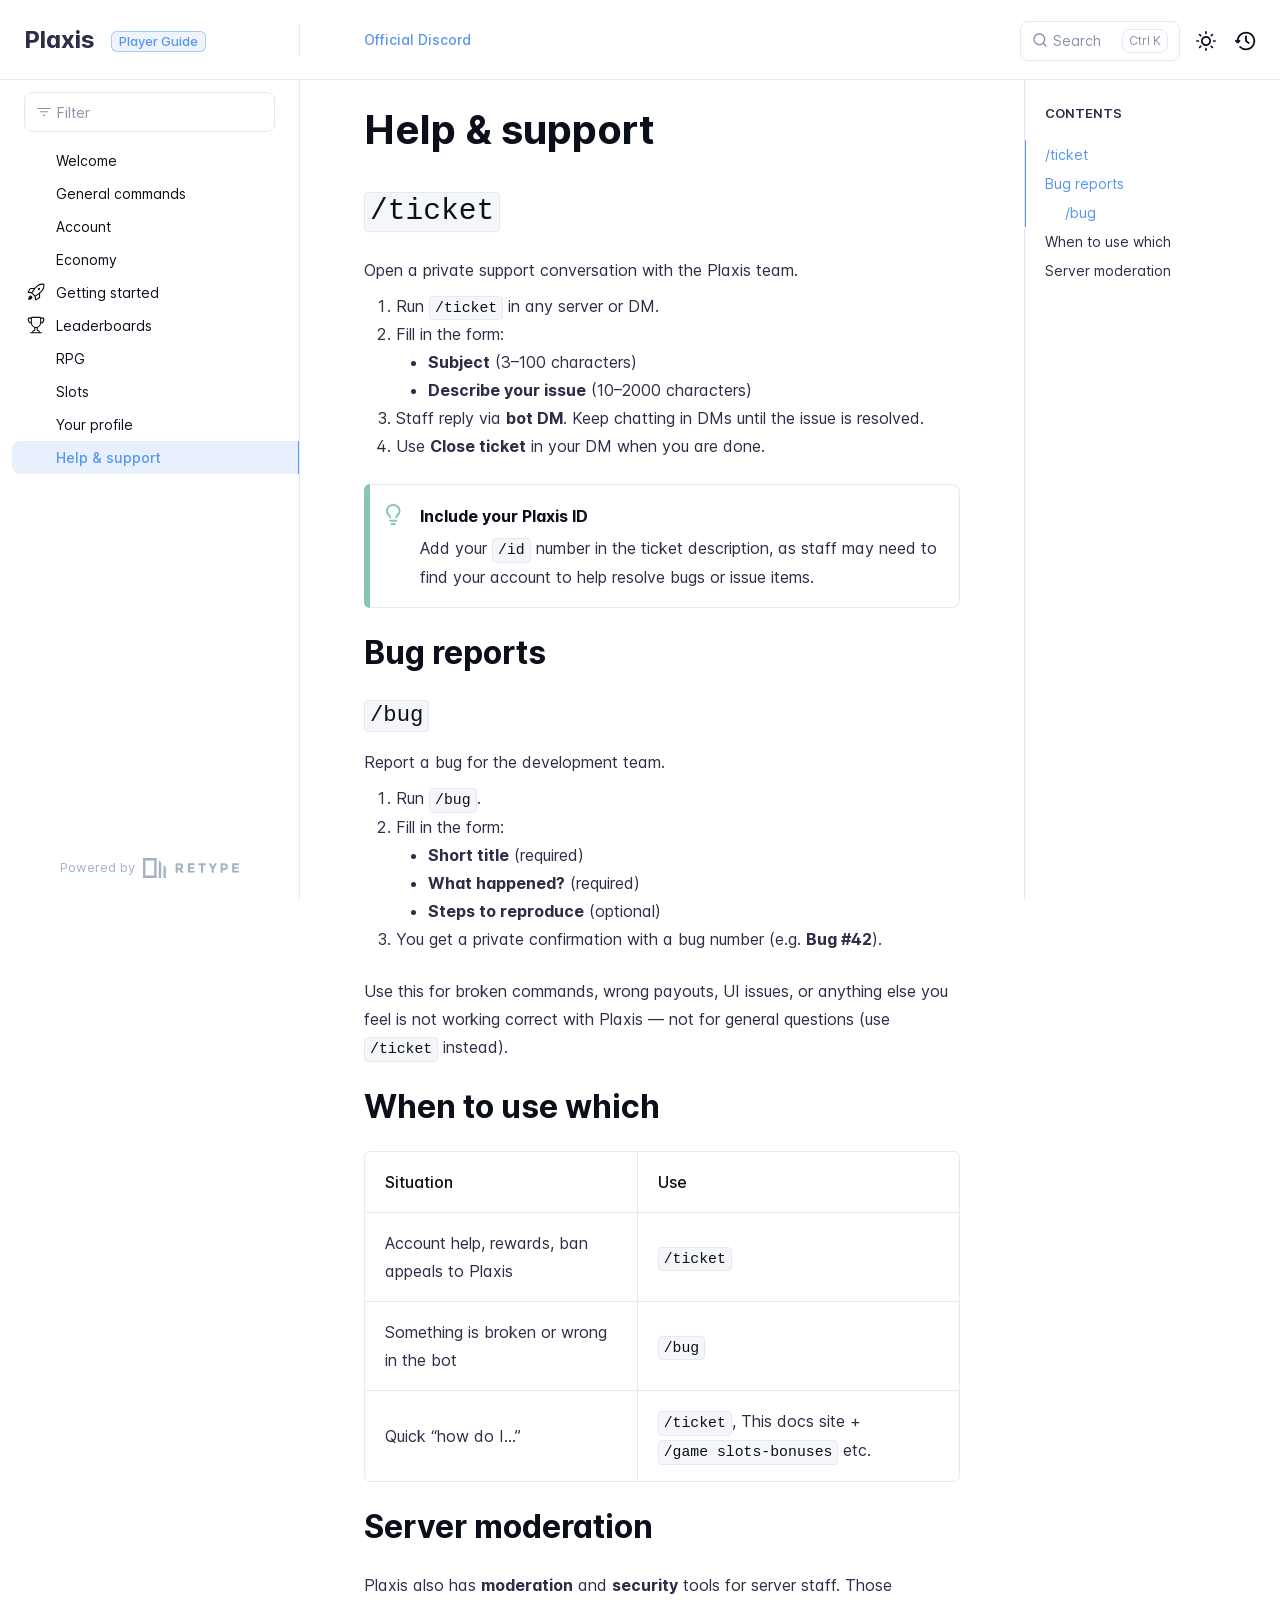
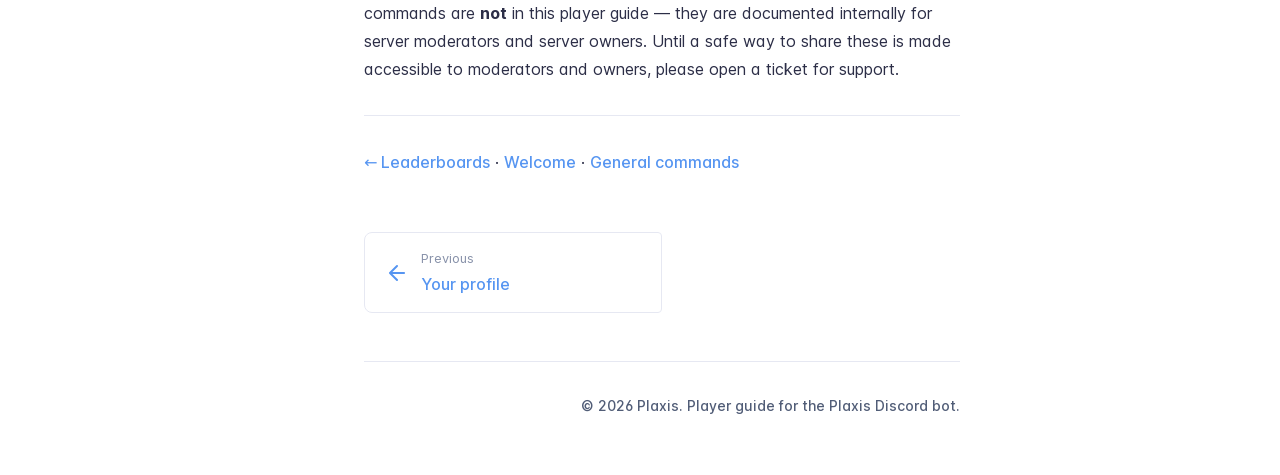
<file: support/index.html>
<!DOCTYPE html>
<html lang="en" class="h-full">
<head>
    <meta charset="UTF-8">
    <meta name="viewport" content="width=device-width,initial-scale=1">
    <meta name="color-scheme" content="light dark">
    <meta name="turbo-cache-control" content="no-cache" data-turbo-track="reload" data-track-token="4.0.0.832812169853">

    <!-- See retype.com -->
    <meta name="generator" content="Retype 4.0.0">

    <!-- Primary Meta Tags -->
    <title>Help &amp; support</title>
    <meta name="title" content="Help & support">
    <meta name="description" content="Open a private support conversation with the Plaxis team.">

    <!-- Canonical -->
    <link rel="canonical" href="https://plaxis.bot/support/">

    <!-- Open Graph -->
    <meta property="og:type" content="website">
    <meta property="og:url" content="https://plaxis.bot/support/">
    <meta property="og:title" content="Help & support">
    <meta property="og:description" content="Open a private support conversation with the Plaxis team.">
    <meta property="og:site_name" content="Plaxis">
    <meta property="og:locale" content="en_US">

    <script data-cfasync="false">(function(){var cl=document.documentElement.classList,ls=localStorage.getItem("retype_scheme"),hd=cl.contains("dark"),hl=cl.contains("light"),wm=window.matchMedia&&window.matchMedia("(prefers-color-scheme: dark)").matches;if(ls==="dark"||(!ls&&wm&&!hd&&!hl)){cl.remove("light");cl.add("dark")}else if(ls==="light"||(!ls&&!wm&&!hd&&!hl)){cl.remove("dark");cl.add("light")}})();</script>

    <link href="../resources/css/retype.css?v=4.0.0.832812169853" rel="stylesheet">

    <script data-cfasync="false" src="../resources/js/config.js?v=4.0.0.832812169853" data-turbo-eval="false" defer></script>
    <script data-cfasync="false" src="../resources/js/retype.js?v=4.0.0" data-turbo-eval="false" defer></script>
    <script id="lunr-js" data-cfasync="false" src="../resources/js/lunr.js?v=4.0.0.832812169853" data-turbo-eval="false" defer></script>
</head>
<body>
    <div id="retype-app" class="relative text-base antialiased text-base-text bg-base-bg font-body">
    <div class="absolute bottom-0 left-0" style="top: 5rem; right: 50%"></div>

    <header id="retype-header" class="sticky top-0 z-30 flex w-full h-16 bg-header-bg border-b border-header-border md:h-20">
        <div class="container relative flex items-center justify-between pr-6 grow md:justify-start">
            <!-- Mobile menu button skeleton -->
            <button v-cloak class="skeleton retype-mobile-menu-button flex items-center justify-center shrink-0 overflow-hidden dark:text-white focus:outline-hidden rounded-full w-10 h-10 ml-3.5 md:hidden"><svg xmlns="http://www.w3.org/2000/svg" class="mb-px shrink-0" width="24" height="24" viewBox="0 0 24 24" role="presentation" style="margin-bottom: 0px;"><g fill="currentColor"><path d="M2 4h20v2H2zM2 11h20v2H2zM2 18h20v2H2z"></path></g></svg></button>
            <div v-cloak id="retype-sidebar-left-toggle-button"></div>
    
            <!-- Logo -->
            <div class="flex items-center justify-between h-full py-2 md:w-75">
                <div class="flex items-center px-2 md:px-6">
                    <a id="retype-branding-logo" href="../" class="flex items-center leading-snug text-2xl">
                        <span class="dark:text-white font-bold line-clamp-1 md:line-clamp-2">Plaxis</span>
                    </a><span id="retype-branding-label" class="inline-flex mt-1 px-2 py-1 ml-4 text-xs font-medium leading-none items-center rounded-md bg-branding-label-bg text-branding-label-text ring-1 ring-branding-label-border ring-inset md:inline-block">Player Guide</span>
                </div>
    
                <span class="hidden h-8 border-r md:inline-block border-base-border"></span>
            </div>
    
            <div class="flex justify-between md:grow">
                <!-- Top Nav -->
                <nav id="retype-header-nav" class="hidden md:flex">
                    <ul class="flex flex-col mb-4 md:pl-16 md:mb-0 md:flex-row md:items-center">
                        <li class="mr-6">
                            <a class="py-2 md:mb-0 inline-flex items-center text-sm whitespace-nowrap transition-colors duration-200 ease-linear md:text-header-text font-header-text hover:text-header-text-hover" href="https://discord.gg/WU4X3zTwJq">Official Discord</a>
                        </li>
    
                    </ul>
                </nav>
    
                <div v-cloak class="flex justify-end grow">
                    <div id="retype-mobile-search-button"></div>
                    <doc-search-desktop></doc-search-desktop>
    
                    <doc-theme-switch class="lg:ml-2"></doc-theme-switch>
                    <doc-history></doc-history>
                </div>
            </div>
        </div>
    </header>


    <div id="retype-container" class="container relative flex bg-white">
        <!-- Sidebar Skeleton -->
        <div v-cloak class="fixed flex flex-col shrink-0 duration-300 ease-in-out bg-sidebar-left-bg border-sidebar-left-border sidebar top-20 w-75 border-r h-screen md:sticky transition-transform skeleton">
        
            <div class="flex items-center h-16 px-6">
                <input id="retype-filter-input-mock" class="w-full h-10 pl-8 px-3 py-2 transition-colors duration-200 ease-linear bg-filter-bg border border-filter-border rounded-lg shadow-none md:text-sm hover:border-filter-border-hover focus:outline-hidden focus:border-filter-border-focus placeholder-filter-placeholder" type="text">
            </div>
        
            <div class="pl-6 mt-1 mb-4">
                <div class="w-32 h-3 mb-4 bg-skeleton-bg rounded-full loading"></div>
                <div class="w-48 h-3 mb-4 bg-skeleton-bg rounded-full loading"></div>
                <div class="w-40 h-3 mb-4 bg-skeleton-bg rounded-full loading"></div>
                <div class="w-32 h-3 mb-4 bg-skeleton-bg rounded-full loading"></div>
                <div class="w-48 h-3 mb-4 bg-skeleton-bg rounded-full loading"></div>
                <div class="w-40 h-3 mb-4 bg-skeleton-bg rounded-full loading"></div>
            </div>
        
            <div class="shrink-0 mt-auto bg-transparent dark:border-base-border">
                <a class="flex items-center justify-center flex-nowrap h-16 text-gray-350 dark:text-dark-400 hover:text-gray-600 dark:hover:text-dark-300 transition-colors duration-150 ease-in docs-powered-by" target="_blank" href="https://retype.com/" rel="noopener">
                    <span class="text-xs whitespace-nowrap">Powered by</span>
                    <svg xmlns="http://www.w3.org/2000/svg" class="ml-2" fill="currentColor" width="96" height="20" overflow="visible"><path d="M0 0v20h13.59V0H0zm11.15 17.54H2.44V2.46h8.71v15.08zM15.8 20h2.44V4.67L15.8 2.22zM20.45 6.89V20h2.44V9.34z"/><g><path d="M40.16 8.44c0 1.49-.59 2.45-1.75 2.88l2.34 3.32h-2.53l-2.04-2.96h-1.43v2.96h-2.06V5.36h3.5c1.43 0 2.46.24 3.07.73s.9 1.27.9 2.35zm-2.48 1.1c.26-.23.38-.59.38-1.09 0-.5-.13-.84-.4-1.03s-.73-.28-1.39-.28h-1.54v2.75h1.5c.72 0 1.2-.12 1.45-.35zM51.56 5.36V7.2h-4.59v1.91h4.13v1.76h-4.13v1.92h4.74v1.83h-6.79V5.36h6.64zM60.09 7.15v7.48h-2.06V7.15h-2.61V5.36h7.28v1.79h-2.61zM70.81 14.64h-2.06v-3.66l-3.19-5.61h2.23l1.99 3.45 1.99-3.45H74l-3.19 5.61v3.66zM83.99 6.19c.65.55.97 1.4.97 2.55s-.33 1.98-1 2.51-1.68.8-3.04.8h-1.23v2.59h-2.06V5.36h3.26c1.42 0 2.45.28 3.1.83zm-1.51 3.65c.25-.28.37-.69.37-1.22s-.16-.92-.48-1.14c-.32-.23-.82-.34-1.5-.34H79.7v3.12h1.38c.68 0 1.15-.14 1.4-.42zM95.85 5.36V7.2h-4.59v1.91h4.13v1.76h-4.13v1.92H96v1.83h-6.79V5.36h6.64z"/></g></svg>
                </a>
            </div>
        </div>
        
        <!-- Sidebar component -->
        <doc-sidebar v-cloak>
            <template #sidebar-footer>
                <div class="shrink-0 mt-auto border-t md:bg-transparent md:border-none dark:border-base-border">
        
                    <div class="py-3 px-6 md:hidden border-b dark:border-base-border">
                        <nav>
                            <ul class="flex flex-wrap justify-center items-center">
                                <li class="mr-6">
                                    <a class="block py-1 inline-flex items-center text-sm whitespace-nowrap transition-colors duration-200 ease-linear md:text-header-text font-header-text hover:text-header-text-hover" href="https://discord.gg/WU4X3zTwJq">Official Discord</a>
                                </li>
        
                            </ul>
                        </nav>
                    </div>
        
                    <a class="flex items-center justify-center flex-nowrap h-16 text-gray-350 dark:text-dark-400 hover:text-gray-600 dark:hover:text-dark-300 transition-colors duration-150 ease-in docs-powered-by" target="_blank" href="https://retype.com/" rel="noopener">
                        <span class="text-xs whitespace-nowrap">Powered by</span>
                        <svg xmlns="http://www.w3.org/2000/svg" class="ml-2" fill="currentColor" width="96" height="20" overflow="visible"><path d="M0 0v20h13.59V0H0zm11.15 17.54H2.44V2.46h8.71v15.08zM15.8 20h2.44V4.67L15.8 2.22zM20.45 6.89V20h2.44V9.34z"/><g><path d="M40.16 8.44c0 1.49-.59 2.45-1.75 2.88l2.34 3.32h-2.53l-2.04-2.96h-1.43v2.96h-2.06V5.36h3.5c1.43 0 2.46.24 3.07.73s.9 1.27.9 2.35zm-2.48 1.1c.26-.23.38-.59.38-1.09 0-.5-.13-.84-.4-1.03s-.73-.28-1.39-.28h-1.54v2.75h1.5c.72 0 1.2-.12 1.45-.35zM51.56 5.36V7.2h-4.59v1.91h4.13v1.76h-4.13v1.92h4.74v1.83h-6.79V5.36h6.64zM60.09 7.15v7.48h-2.06V7.15h-2.61V5.36h7.28v1.79h-2.61zM70.81 14.64h-2.06v-3.66l-3.19-5.61h2.23l1.99 3.45 1.99-3.45H74l-3.19 5.61v3.66zM83.99 6.19c.65.55.97 1.4.97 2.55s-.33 1.98-1 2.51-1.68.8-3.04.8h-1.23v2.59h-2.06V5.36h3.26c1.42 0 2.45.28 3.1.83zm-1.51 3.65c.25-.28.37-.69.37-1.22s-.16-.92-.48-1.14c-.32-.23-.82-.34-1.5-.34H79.7v3.12h1.38c.68 0 1.15-.14 1.4-.42zM95.85 5.36V7.2h-4.59v1.91h4.13v1.76h-4.13v1.92H96v1.83h-6.79V5.36h6.64z"/></g></svg>
                    </a>
                </div>
            </template>
        </doc-sidebar>

        <div class="grow min-w-0 bg-body-bg">
            <!-- Render "toolbar" template here on api pages --><!-- Render page content -->
<div class="flex">
    <div id="retype-main" class="min-w-0 p-4 grow md:px-16">
        <main class="relative pb-12 lg:pt-2">
            <div class="retype-markdown" id="retype-content">
                <!-- Rendered if sidebar right is enabled -->
                <div id="retype-sidebar-right-toggle"></div>
                <!-- Page content  -->
<doc-anchor-target id="help--support" class="break-words">
    <h1>
        <doc-anchor-trigger class="header-anchor-trigger" to="#help--support">#</doc-anchor-trigger>
        <span>Help &amp; support</span>
    </h1>
</doc-anchor-target>
<doc-anchor-target id="ticket">
    <h2>
        <doc-anchor-trigger class="header-anchor-trigger" to="#ticket">#</doc-anchor-trigger>
        <span><code translate="no" v-pre>/ticket</code></span>
    </h2>
</doc-anchor-target>
<p>Open a private support conversation with the Plaxis team.</p>
<ol>
<li>Run <strong><code translate="no" v-pre>/ticket</code></strong> in any server or DM.</li>
<li>Fill in the form:
<ul>
<li><strong>Subject</strong> (3–100 characters)</li>
<li><strong>Describe your issue</strong> (10–2000 characters)</li>
</ul>
</li>
<li>Staff reply via <strong>bot DM</strong>. Keep chatting in DMs until the issue is resolved.</li>
<li>Use <strong>Close ticket</strong> in your DM when you are done.</li>
</ol>
<div class="flex mb-6">
    <div class="shrink-0 w-1.5 rounded-tl-lg rounded-bl-lg bg-callout-tip"></div>
    <div class="flex w-full py-4 border border-l-0 rounded-tr-lg rounded-br-lg doc-callout bg-callout-base-bg border-callout-base-border" role="alert">
        <div class="flex items-center ml-4 h-7">
            <svg xmlns="http://www.w3.org/2000/svg" class="mb-px text-callout-tip" width="22" height="22" viewBox="0 0 24 24" role="presentation">
                <g fill="currentColor"><g>
                    <path d="M7.90625 2.15625C4.50944 2.15625 2.15625 4.58563 2.15625 7.54688C2.15625 8.96138 2.76575 9.88281 3.57075 10.8589L3.87837 11.2226C4.19894 11.6021 4.554 12.0218 4.84581 12.4416C5.25406 13.0324 5.61775 13.7296 5.7385 14.5834C5.76728 14.8608 5.68746 15.1386 5.51579 15.3583C5.34413 15.5781 5.09399 15.7228 4.8179 15.7621C4.5418 15.8013 4.26124 15.7321 4.03512 15.5689C3.809 15.4056 3.65493 15.1612 3.60525 14.8867C3.54775 14.4814 3.37094 14.1004 3.07338 13.6692C2.8306 13.3302 2.57055 13.0039 2.29425 12.6917C2.1735 12.5479 2.04556 12.397 1.909 12.2317C1.00769 11.1406 0 9.72613 0 7.54688C0 3.32062 3.39681 0 7.90625 0C12.4157 0 15.8125 3.32062 15.8125 7.54688C15.8125 9.72613 14.8048 11.1406 13.9035 12.2317C13.7669 12.397 13.639 12.5479 13.5183 12.6903C13.2207 13.0424 12.9677 13.3414 12.7406 13.6692C12.4416 14.1004 12.2662 14.4814 12.2087 14.8867C12.1557 15.1584 12.0003 15.3994 11.7747 15.5598C11.5492 15.7202 11.2706 15.7879 10.9965 15.7488C10.7225 15.7096 10.474 15.5667 10.3023 15.3496C10.1306 15.1325 10.0489 14.8577 10.074 14.582C10.1948 13.7296 10.5584 13.0324 10.9667 12.4416C11.2585 12.0218 11.6136 11.6021 11.9341 11.2226C12.0419 11.0961 12.1454 10.9739 12.2403 10.8589C13.0468 9.88281 13.6562 8.96138 13.6562 7.54688C13.6562 4.58563 11.3031 2.15625 7.90625 2.15625ZM4.67188 17.25H11.1406C11.4266 17.25 11.7008 17.3636 11.903 17.5658C12.1052 17.768 12.2188 18.0422 12.2188 18.3281C12.2188 18.6141 12.1052 18.8883 11.903 19.0905C11.7008 19.2927 11.4266 19.4062 11.1406 19.4062H4.67188C4.38594 19.4062 4.11171 19.2927 3.90953 19.0905C3.70734 18.8883 3.59375 18.6141 3.59375 18.3281C3.59375 18.0422 3.70734 17.768 3.90953 17.5658C4.11171 17.3636 4.38594 17.25 4.67188 17.25ZM5.03125 21.9219C5.03125 21.6359 5.14484 21.3617 5.34703 21.1595C5.54921 20.9573 5.82344 20.8438 6.10938 20.8438H9.70312C9.98906 20.8438 10.2633 20.9573 10.4655 21.1595C10.6677 21.3617 10.7812 21.6359 10.7812 21.9219C10.7812 22.2078 10.6677 22.482 10.4655 22.6842C10.2633 22.8864 9.98906 23 9.70312 23H6.10938C5.82344 23 5.54921 22.8864 5.34703 22.6842C5.14484 22.482 5.03125 22.2078 5.03125 21.9219Z" />
                </g></g>
            </svg>
        </div>
        <div class="pr-5 ml-3 w-full">
            <h5>Include your Plaxis ID</h5>
<p>Add your <strong><code translate="no" v-pre>/id</code></strong> number in the ticket description, as staff may need to find your account to help resolve bugs or issue items.</p>
        </div>
    </div>
</div>
<doc-anchor-target id="bug">
    <h2>
        <doc-anchor-trigger class="header-anchor-trigger" to="#bug">#</doc-anchor-trigger>
        <span>Bug reports</span>
    </h2>
</doc-anchor-target>
<doc-anchor-target id="bug">
    <h3>
        <doc-anchor-trigger class="header-anchor-trigger" to="#bug">#</doc-anchor-trigger>
        <span><code translate="no" v-pre>/bug</code></span>
    </h3>
</doc-anchor-target>
<p>Report a bug for the development team.</p>
<ol>
<li>Run <strong><code translate="no" v-pre>/bug</code></strong>.</li>
<li>Fill in the form:
<ul>
<li><strong>Short title</strong> (required)</li>
<li><strong>What happened?</strong> (required)</li>
<li><strong>Steps to reproduce</strong> (optional)</li>
</ul>
</li>
<li>You get a private confirmation with a bug number (e.g. <strong>Bug #42</strong>).</li>
</ol>
<p>Use this for broken commands, wrong payouts, UI issues, or anything else you feel is not working correct with Plaxis — not for general questions (use <code translate="no" v-pre>/ticket</code> instead).</p>
<doc-anchor-target id="when-to-use-which">
    <h2>
        <doc-anchor-trigger class="header-anchor-trigger" to="#when-to-use-which">#</doc-anchor-trigger>
        <span>When to use which</span>
    </h2>
</doc-anchor-target>
<div class="table-wrapper scrollbar overflow-hidden">
<table class="comfortable">
<thead>
<tr>
<th>Situation</th>
<th>Use</th>
</tr>
</thead>
<tbody>
<tr>
<td>Account help, rewards, ban appeals to Plaxis</td>
<td><code translate="no" v-pre>/ticket</code></td>
</tr>
<tr>
<td>Something is broken or wrong in the bot</td>
<td><code translate="no" v-pre>/bug</code></td>
</tr>
<tr>
<td>Quick “how do I…”</td>
<td><code translate="no" v-pre>/ticket</code>, This docs site + <code translate="no" v-pre>/game slots-bonuses</code> etc.</td>
</tr>
</tbody>
</table>
</div>
<doc-anchor-target id="server-moderation">
    <h2>
        <doc-anchor-trigger class="header-anchor-trigger" to="#server-moderation">#</doc-anchor-trigger>
        <span>Server moderation</span>
    </h2>
</doc-anchor-target>
<p>Plaxis also has <strong>moderation</strong> and <strong>security</strong> tools for server staff. Those commands are <strong>not</strong> in this player guide — they are documented internally for server moderators and server owners. Until a safe way to share these is made accessible to moderators and owners, please open a ticket for support.</p>
<hr>
<p><a href="../leaderboards/">← Leaderboards</a> · <a href="../">Welcome</a> · <a href="../general-commands/">General commands</a></p>

                
                <!-- Required only on API pages -->
                <doc-toolbar-member-filter-no-results></doc-toolbar-member-filter-no-results>
            </div>
            <footer id="retype-content-footer" class="clear-both">
            
                <nav id="retype-nextprev" class="print:hidden flex mt-14">
                    <div class="w-1/2">
                        <a class="px-5 py-4 h-full flex items-center break-normal font-medium text-body-link border border-base-border hover:border-base-border-hover rounded-r rounded-l-lg transition-colors duration-150 relative hover:z-5" href="../profile/">
                            <svg xmlns="http://www.w3.org/2000/svg" class="mr-3" width="24" height="24" viewBox="0 0 24 24" fill="currentColor" overflow="visible"><path d="M19 11H7.41l5.29-5.29a.996.996 0 10-1.41-1.41l-7 7a1 1 0 000 1.42l7 7a1.024 1.024 0 001.42-.01.996.996 0 000-1.41L7.41 13H19c.55 0 1-.45 1-1s-.45-1-1-1z" /><path fill="none" d="M0 0h24v24H0z" /></svg>
                            <span>
                                <span class="block text-xs font-normal text-base-text-muted">Previous</span>
                                <span class="block mt-1">Your profile</span>
                            </span>
                        </a>
                    </div>
            
                    <div class="w-1/2">
                    </div>
                </nav>
            </footer>
        </main>

        <div id="retype-page-footer" class="print:border-none border-t border-base-border pt-6 mb-8">
            <footer class="flex flex-wrap items-center justify-between print:justify-center">
                <div id="retype-footer-links" class="print:hidden">
                    <ul class="flex flex-wrap items-center text-sm">
                    </ul>
                </div>
                <div id="retype-copyright" class="print:justify-center py-2 text-footer-text font-footer-link text-sm leading-relaxed"><p>© 2026 Plaxis. Player guide for the Plaxis Discord bot.</p></div>
            </footer>
        </div>
    </div>

    <!-- Rendered if sidebar right is enabled -->
    <!-- Sidebar right skeleton-->
    <div v-cloak class="fixed top-0 bottom-0 right-0 translate-x-full bg-sidebar-right-bg border-sidebar-right-border lg:sticky lg:border-l lg:shrink-0 lg:pt-6 lg:translate-x-0 sm:w-1/2 lg:w-64 lg:z-0 md:w-104 sidebar-right skeleton">
        <div class="pl-5">
            <div class="w-32 h-3 mb-4 bg-skeleton-bg rounded-full loading"></div>
            <div class="w-48 h-3 mb-4 bg-skeleton-bg rounded-full loading"></div>
            <div class="w-40 h-3 mb-4 bg-skeleton-bg rounded-full loading"></div>
        </div>
    </div>

    <!-- User should be able to hide sidebar right -->
    <doc-sidebar-right v-cloak></doc-sidebar-right>
</div>

        </div>
    </div>

    <doc-search-mobile></doc-search-mobile>
    <doc-back-to-top></doc-back-to-top>
</div>


    <div id="retype-overlay-target"></div>

    <script data-cfasync="false">window.__DOCS__ = { "title": "Help & support", level: 1, icon: "file", hasPrism: false, hasMermaid: false, hasMath: false, tocDepth: 23 }</script>
</body>
</html>
</file>
